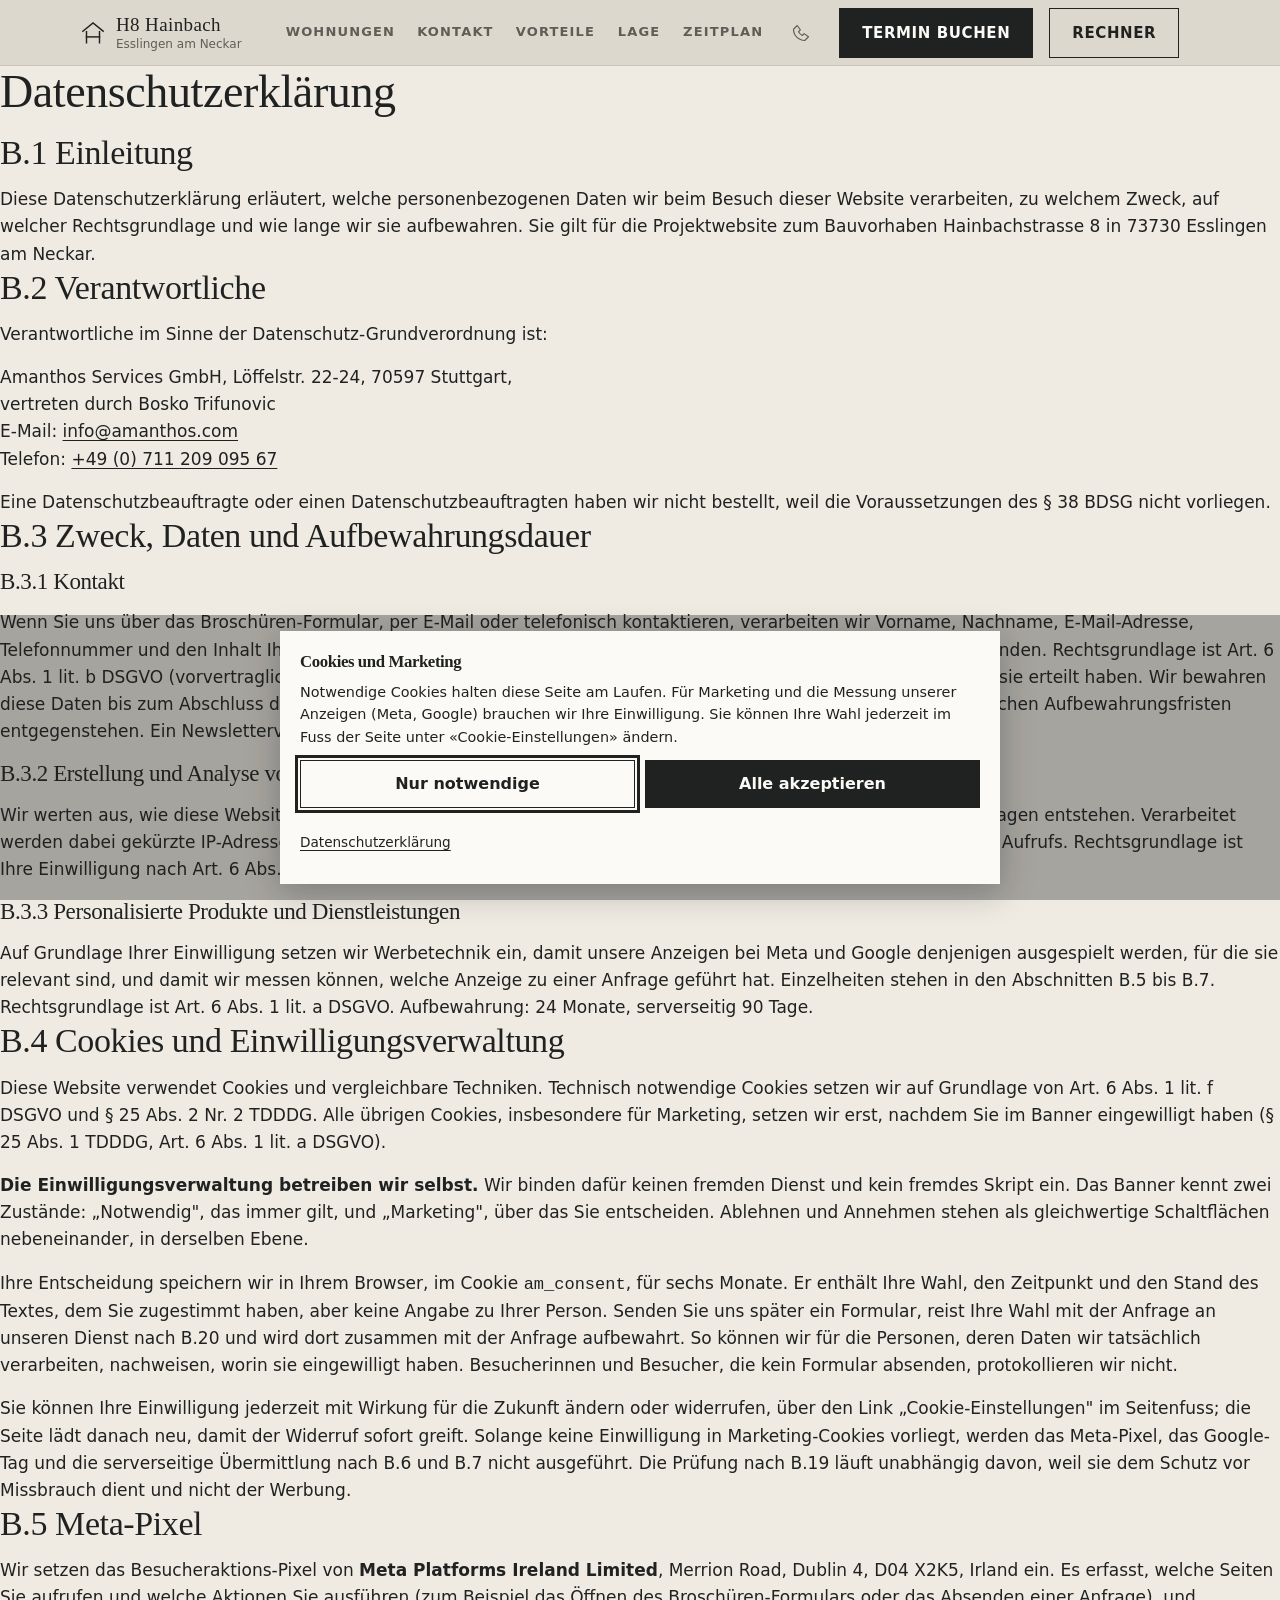
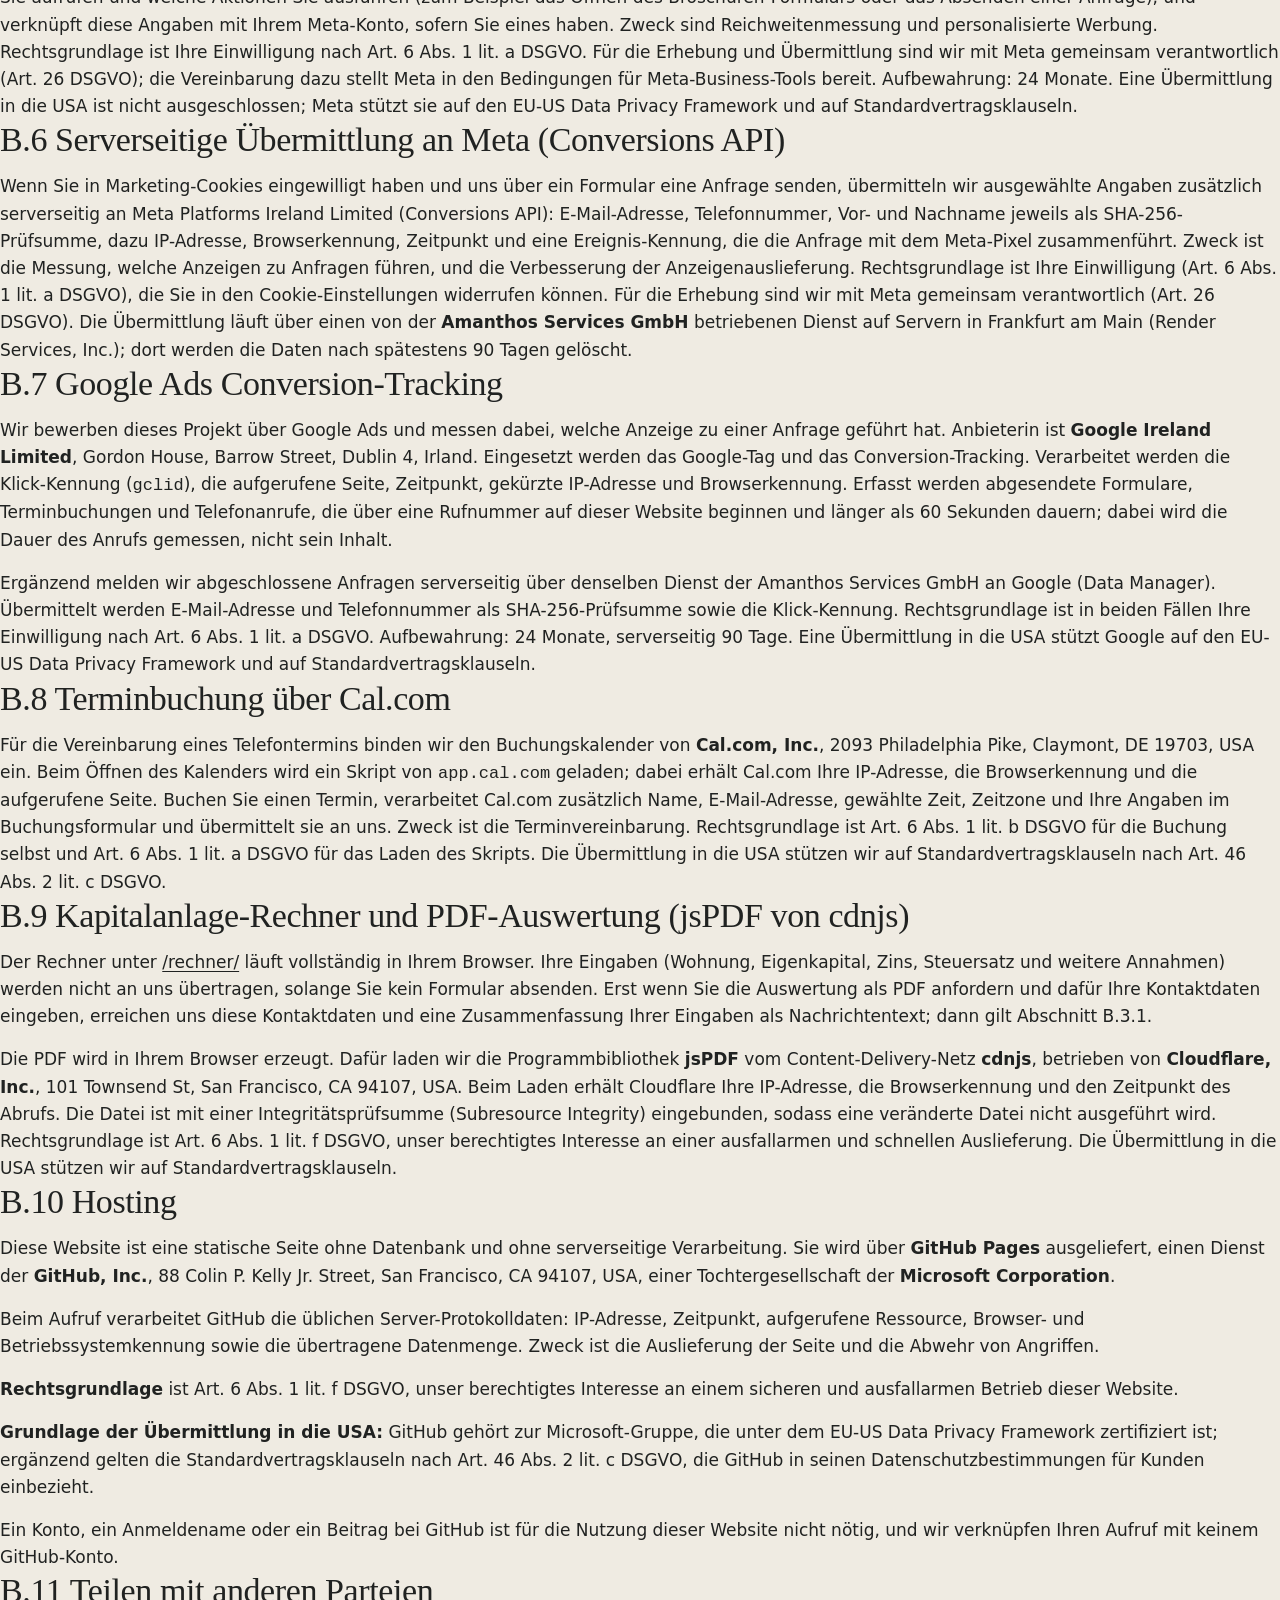
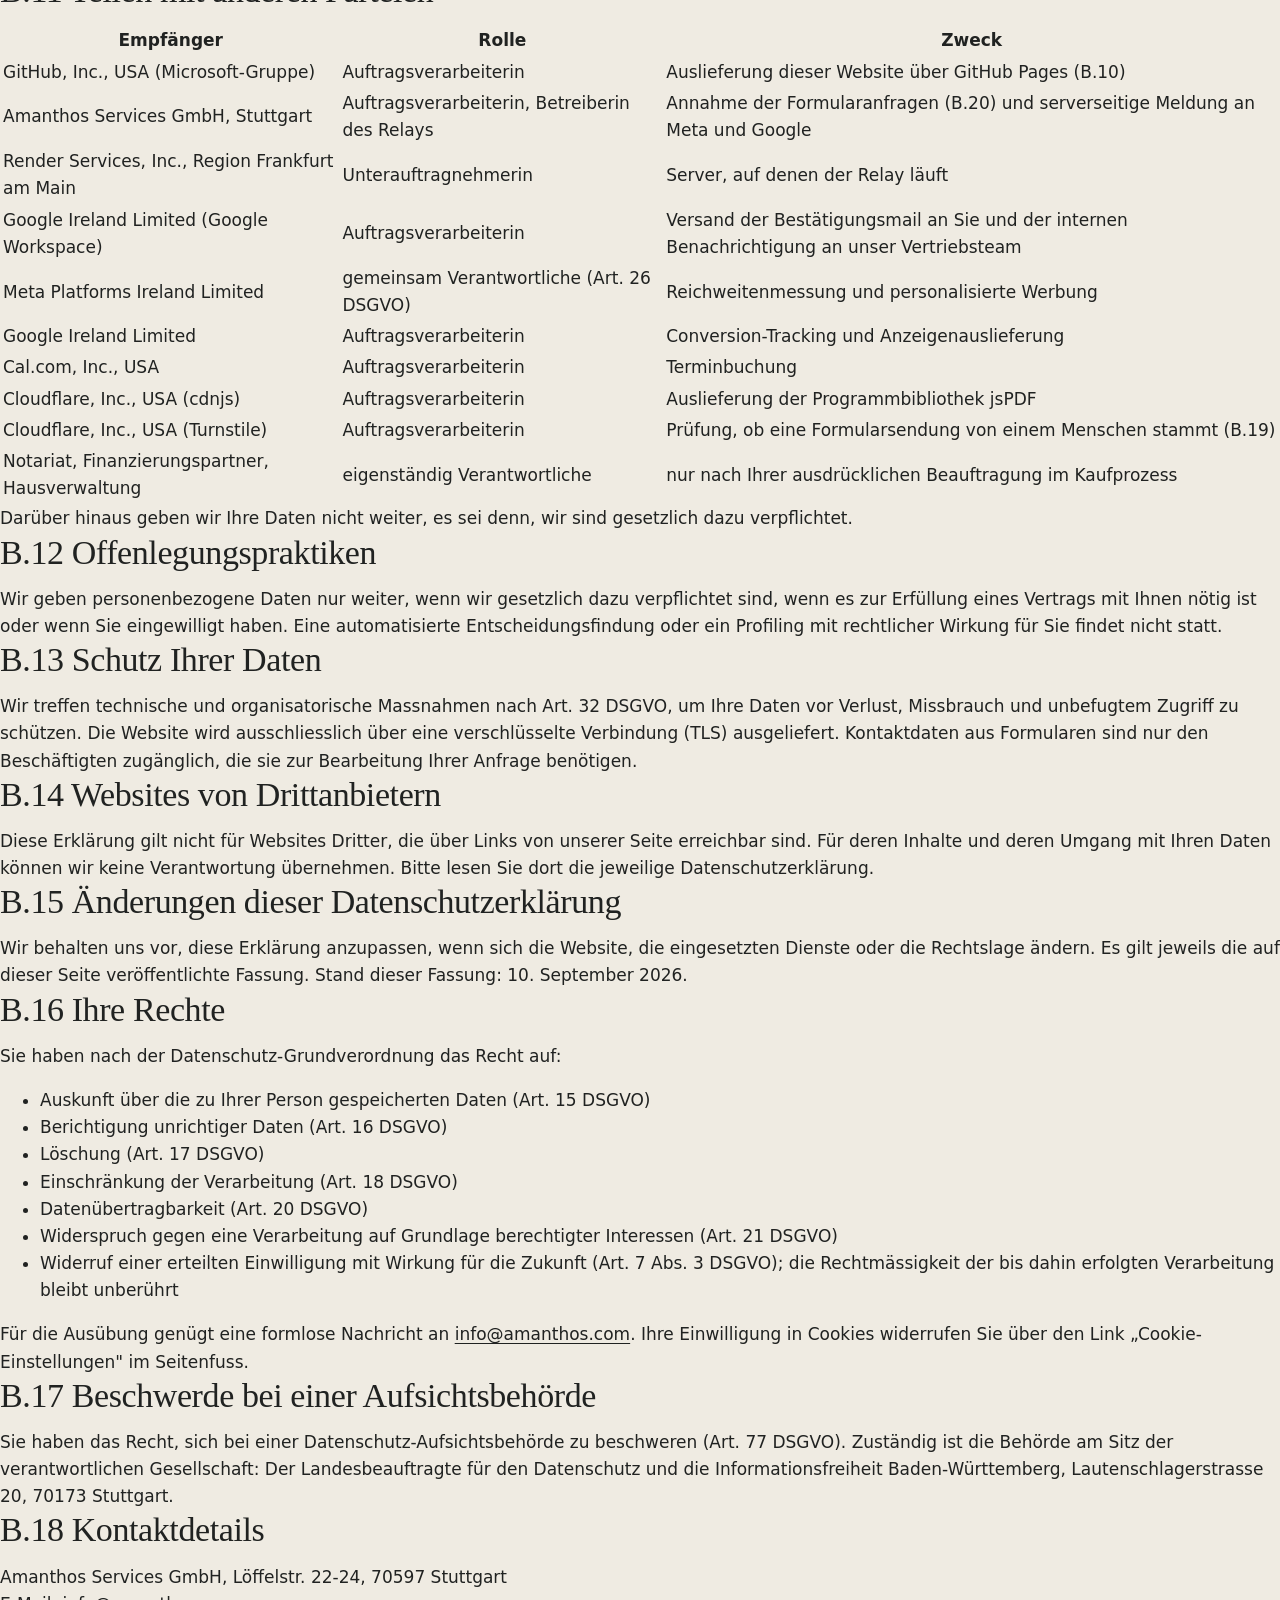
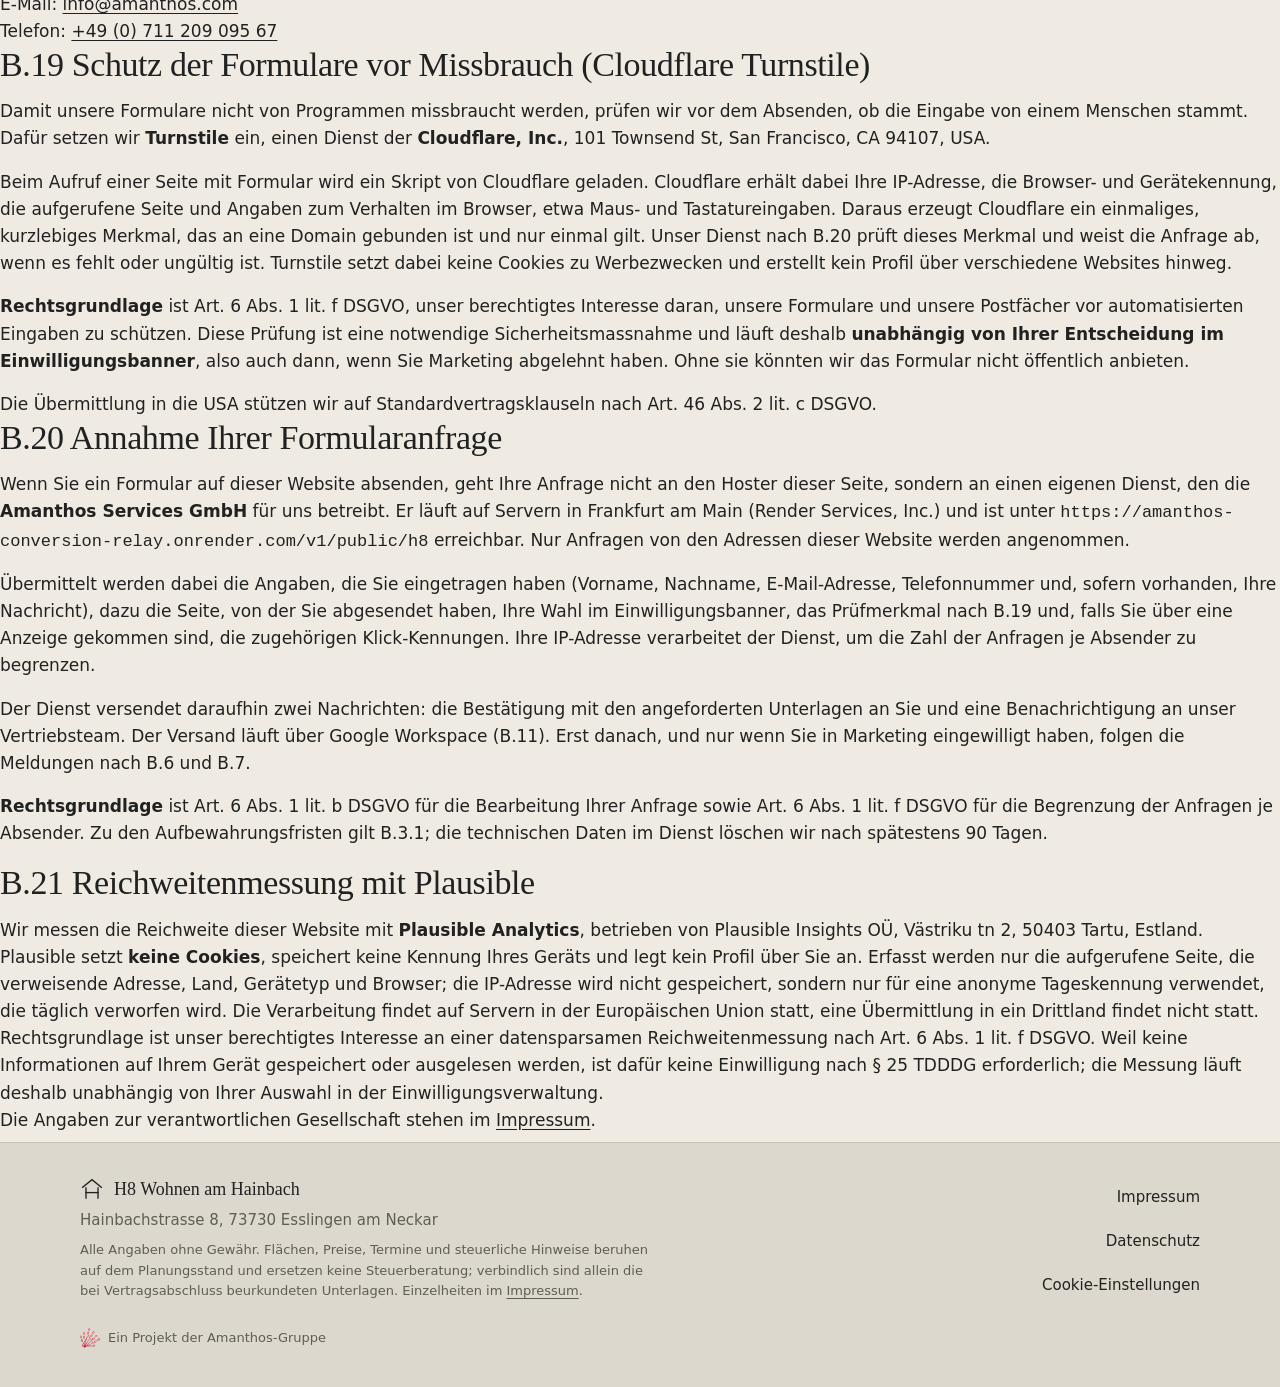
<file: datenschutz/index.html>
<!doctype html>
<html lang="de">
<head>
<meta charset="utf-8">
<meta name="viewport" content="width=device-width, initial-scale=1">
<meta http-equiv="Content-Security-Policy" content="default-src 'self'; base-uri 'self'; object-src 'none'; form-action 'self'; script-src 'self' https://www.googletagmanager.com https://www.googleadservices.com https://googleads.g.doubleclick.net https://www.gstatic.com https://connect.facebook.net https://plausible.io https://challenges.cloudflare.com https://app.cal.com https://cdnjs.cloudflare.com; style-src 'self' 'unsafe-inline'; img-src 'self' data: https://www.facebook.com https://www.googletagmanager.com https://www.google.com https://www.google.de https://www.google.ch https://www.googleadservices.com https://googleads.g.doubleclick.net https://ad.doubleclick.net https://www.google-analytics.com https://*.analytics.google.com; font-src 'self'; connect-src 'self' https://amanthos-conversion-relay.onrender.com https://plausible.io https://www.google-analytics.com https://analytics.google.com https://*.analytics.google.com https://stats.g.doubleclick.net https://www.googletagmanager.com https://www.google.com https://www.google.de https://www.google.ch https://www.googleadservices.com https://googleads.g.doubleclick.net https://ad.doubleclick.net https://connect.facebook.net https://www.facebook.com https://graph.facebook.com https://challenges.cloudflare.com https://app.cal.com; frame-src https://challenges.cloudflare.com https://app.cal.com https://td.doubleclick.net https://googleads.g.doubleclick.net">
<meta name="referrer" content="strict-origin-when-cross-origin">
<title>Datenschutzerklaerung | H8 Wohnen am Hainbach</title>
<meta name="description" content="Wie diese Seite mit Ihren Daten umgeht: Einwilligung, Messung, Formular und Ihre Rechte.">
<link rel="canonical" href="https://hainbach-h8.de/datenschutz/">
<meta name="theme-color" content="#efebe2">
<meta property="og:type" content="website">
<meta property="og:locale" content="de_DE">
<meta property="og:site_name" content="H8 Wohnen am Hainbach">
<meta property="og:title" content="Datenschutzerklaerung | H8 Wohnen am Hainbach">
<meta property="og:description" content="Wie diese Seite mit Ihren Daten umgeht: Einwilligung, Messung, Formular und Ihre Rechte.">
<meta property="og:url" content="https://hainbach-h8.de/datenschutz/">
<meta property="og:image" content="https://hainbach-h8.de/bilder/aussen-01-strassenansicht-2000.webp">
<meta property="og:image:alt" content="Strassenansicht des Neubaus Hainbachstrasse 8 in Esslingen am Neckar">
<meta name="twitter:card" content="summary_large_image">
<link rel="icon" href="/favicon.svg" type="image/svg+xml">
<link rel="apple-touch-icon" href="/favicon.svg">
<link rel="stylesheet" href="/stil.c6e73e46.css">
<link rel="stylesheet" href="/einwilligung.b8759ed8.css">
<link rel="stylesheet" href="/formular.dc992d23.css">
<link rel="stylesheet" href="/wohnungsrechner.1891209b.css">
<link rel="stylesheet" href="/kopf.30e96bee.css">
<link rel="stylesheet" href="/vorteile.3528e7c7.css">
<link rel="stylesheet" href="/lage.1dfba3ab.css">
<link rel="stylesheet" href="/wohnungen.32c2edca.css">
<link rel="stylesheet" href="/ansprechpartner.8d68c454.css">
<link rel="stylesheet" href="/held.d1fd6ca0.css">
<link rel="stylesheet" href="/direktbuchung.3618f122.css">

<script src="/js/am-kontrakt.8ceaafb9.js" defer></script>
<script src="/js/wohnungsrechner.af8e59f4.js" defer></script>
<script src="/js/einwilligung.f3e9ad29.js" defer></script>
<script src="/js/messkette.aa6f1af1.js" defer></script>
<script src="/js/formular.0a93d869.js" defer></script>
<script src="/js/feinschliff.9d4146b0.js" defer></script>
<script src="/js/held.30713790.js" defer></script>
<script src="/js/termin.a87a85f6.js" defer></script>
<script src="/js/bildschau.0e256007.js" defer></script>
<script defer data-domain="hainbach-h8.de" src="https://plausible.io/js/script.js"></script>

</head>
<body>
<svg class="am-zeichen-set" aria-hidden="true" focusable="false" width="0" height="0">
  <defs>
    <g id="am-zeichen-strich" fill="none" stroke="currentColor" stroke-width="1.8"
       stroke-linecap="square" stroke-linejoin="miter"></g>
  </defs>

  <symbol id="am-zeichen-wohnungen" viewBox="0 0 32 32" fill="none" stroke="currentColor"
          stroke-width="1.8" stroke-linecap="square">
    <rect x="5" y="6" width="10" height="9"/><rect x="17" y="6" width="10" height="9"/>
    <rect x="5" y="17" width="10" height="9"/><rect x="17" y="17" width="10" height="9"/>
  </symbol>

  <symbol id="am-zeichen-flaeche" viewBox="0 0 32 32" fill="none" stroke="currentColor"
          stroke-width="1.8" stroke-linecap="square">
    <rect x="6" y="5" width="20" height="15"/>
    <path d="M6 26 H26"/><path d="M6 23.5 V28.5"/><path d="M26 23.5 V28.5"/>
  </symbol>

  <symbol id="am-zeichen-energie" viewBox="0 0 32 32" fill="none" stroke="currentColor"
          stroke-width="1.8" stroke-linecap="square" stroke-linejoin="round">
    <path d="M26 6 C26 18 19 26 7 26 C7 14 14 6 26 6 Z"/>
    <path d="M7 26 L20 13"/>
  </symbol>

  <symbol id="am-zeichen-stellplatz" viewBox="0 0 32 32" fill="none" stroke="currentColor"
          stroke-width="1.8" stroke-linecap="square">
    <path d="M5 18 L8 10 H24 L27 18 V22 H5 Z"/>
    <circle cx="11" cy="22" r="2.6"/><circle cx="21" cy="22" r="2.6"/>
  </symbol>

  <symbol id="am-zeichen-genehmigung" viewBox="0 0 32 32" fill="none" stroke="currentColor"
          stroke-width="1.8" stroke-linecap="square" stroke-linejoin="miter">
    <path d="M8 4 H20 L25 9 V28 H8 Z"/><path d="M20 4 V9 H25"/>
    <path d="M12 18 L15 21 L21 14"/>
  </symbol>

  <symbol id="am-zeichen-termin" viewBox="0 0 32 32" fill="none" stroke="currentColor"
          stroke-width="1.8" stroke-linecap="square" stroke-linejoin="miter">
    <path d="M5 8 H27 V27 H5 Z"/><path d="M5 14 H27"/>
    <path d="M11 4 V9"/><path d="M21 4 V9"/>
    <path d="M12 20 L15 23 L21 17"/>
  </symbol>

  <symbol id="am-zeichen-provision" viewBox="0 0 32 32" fill="none" stroke="currentColor"
          stroke-width="1.8" stroke-linecap="square">
    <circle cx="16" cy="16" r="11.5"/><path d="M22.5 9.5 L9.5 22.5"/>
    <circle cx="12" cy="12" r="2.3"/><circle cx="20" cy="20" r="2.3"/>
  </symbol>

  <symbol id="am-zeichen-telefon" viewBox="0 0 32 32" fill="none" stroke="currentColor"
          stroke-width="1.8" stroke-linecap="square" stroke-linejoin="round">
    <path d="M10 4 L4 10 C4 20 12 28 22 28 L28 22 L21 17 L18 20 C15.5 18.5 13.5 16.5 12 14 L15 11 Z"/>
  </symbol>

  <symbol id="am-zeichen-mail" viewBox="0 0 32 32" fill="none" stroke="currentColor"
          stroke-width="1.8" stroke-linecap="square" stroke-linejoin="miter">
    <rect x="4" y="8" width="24" height="16"/><path d="M4 9 L16 18 L28 9"/>
  </symbol>
</svg>

<a class="h8-sprung" href="#inhalt">Zum Inhalt springen</a>
<header class="h8-kopf" data-amn-leiste>
  <div data-amn-innen>
    <a data-amn-marke href="/"><svg class="h8-marke__zeichen" viewBox="0 0 32 32" fill="none" stroke="currentColor"
     stroke-width="1.8" stroke-linecap="square" aria-hidden="true" focusable="false">
  <path d="M3.5 13.8 L16 3.6 L28.5 13.8"/>
  <path d="M8 14.4 V28"/>
  <path d="M24 14.4 V28"/>
  <path d="M8 20.8 H24"/>
</svg>
<span data-amn-markentext><span
      class="h8-marke__wort">H8 Hainbach</span><span data-amn-ort>Esslingen am Neckar</span></span></a>
    <div data-amn-zeile>
      <a data-amn-anruf href="tel:+4971120909575"
         aria-label="ANRUFEN +49 (0) 711 209 095 75">
        <svg data-amn-zeichen aria-hidden="true" focusable="false"><use href="#am-zeichen-telefon"></use></svg>
      </a>
      <nav data-amn-nav aria-label="Hauptnavigation">
        <ul data-amn-liste>
          <li><a class="h8-kopf__ziel" data-amn-ziel href="/#wohnungen">Wohnungen</a></li>
          <li><a class="h8-kopf__ziel" data-amn-ziel href="/#kontakt">Kontakt</a></li>
          <li><a class="h8-kopf__ziel" data-amn-ziel href="/#vorteile">Vorteile</a></li>
          <li><a class="h8-kopf__ziel" data-amn-ziel href="/#lage">Lage</a></li>
          <li><a class="h8-kopf__ziel" data-amn-ziel href="/#zeitplan">Zeitplan</a></li>
          
        </ul>
      </nav>
    </div>
    <a class="h8-knopf h8-knopf--primaer" data-amn-termin href="https://cal.com/team/amanthos/hainbach-h8" target="_blank" rel="noopener" data-cal-link="team/amanthos/hainbach-h8" data-cal-config='{"layout":"month_view","useSlotsViewOnSmallScreen":"true"}'>TERMIN BUCHEN</a>
    <a class="h8-knopf" data-amn-knopf href="/rechner/">RECHNER</a>
  </div>
</header>

<main id="inhalt" class="h8-inhalt">
<article class="rechtstext" id="datenschutz">

  <h1>Datenschutzerklärung</h1>

  <section class="rechtstext__block">
    <h2>B.1 Einleitung</h2>
    <p>Diese Datenschutzerklärung erläutert, welche personenbezogenen Daten wir beim Besuch
      dieser Website verarbeiten, zu welchem Zweck, auf welcher Rechtsgrundlage und wie lange
      wir sie aufbewahren. Sie gilt für die Projektwebsite zum Bauvorhaben Hainbachstrasse 8
      in 73730 Esslingen am Neckar.</p>
  </section>

  <section class="rechtstext__block">
    <h2>B.2 Verantwortliche</h2>
    <p>Verantwortliche im Sinne der Datenschutz-Grundverordnung ist:</p>
    <p class="rechtstext__anschrift">
      Amanthos Services GmbH, Löffelstr. 22-24, 70597 Stuttgart,<br>
      vertreten durch Bosko Trifunovic<br>
      E-Mail: <a href="mailto:info@amanthos.com">info@amanthos.com</a><br>
      Telefon: <a href="tel:+4971120909567">+49 (0) 711 209 095 67</a>
    </p>
    <p>Eine Datenschutzbeauftragte oder einen Datenschutzbeauftragten haben wir nicht bestellt,
      weil die Voraussetzungen des § 38 BDSG nicht vorliegen.</p>
  </section>

  <section class="rechtstext__block">
    <h2>B.3 Zweck, Daten und Aufbewahrungsdauer</h2>

    <h3>B.3.1 Kontakt</h3>
    <p>Wenn Sie uns über das Broschüren-Formular, per E-Mail oder telefonisch kontaktieren,
      verarbeiten wir Vorname, Nachname, E-Mail-Adresse, Telefonnummer und den Inhalt Ihrer
      Anfrage, um sie zu beantworten und Ihnen die angeforderten Unterlagen zuzusenden.
      Rechtsgrundlage ist Art. 6 Abs. 1 lit. b DSGVO (vorvertragliche Massnahmen) sowie Ihre
      Einwilligung nach Art. 6 Abs. 1 lit. a DSGVO, soweit Sie sie erteilt haben. Wir bewahren
      diese Daten bis zum Abschluss des Vorgangs auf, längstens 24 Monate, danach löschen wir
      sie, soweit keine gesetzlichen Aufbewahrungsfristen entgegenstehen. Ein
      Newsletterversand findet nicht statt.</p>

    <h3>B.3.2 Erstellung und Analyse von Statistiken</h3>
    <p>Wir werten aus, wie diese Website genutzt wird, um sie zu verbessern und um zu
      erkennen, über welchen Kanal Anfragen entstehen. Verarbeitet werden dabei gekürzte
      IP-Adresse, Browser- und Gerätekennung, aufgerufene Seiten, Verweildauer und Herkunft
      des Aufrufs. Rechtsgrundlage ist Ihre Einwilligung nach Art. 6 Abs. 1 lit. a DSGVO.
      Aufbewahrung: 24 Monate.</p>

    <h3>B.3.3 Personalisierte Produkte und Dienstleistungen</h3>
    <p>Auf Grundlage Ihrer Einwilligung setzen wir Werbetechnik ein, damit unsere Anzeigen bei
      Meta und Google denjenigen ausgespielt werden, für die sie relevant sind, und damit wir
      messen können, welche Anzeige zu einer Anfrage geführt hat. Einzelheiten stehen in den
      Abschnitten B.5 bis B.7. Rechtsgrundlage ist Art. 6 Abs. 1 lit. a DSGVO. Aufbewahrung:
      24 Monate, serverseitig 90 Tage.</p>
  </section>

  <section class="rechtstext__block">
    <h2>B.4 Cookies und Einwilligungsverwaltung</h2>
    <p>Diese Website verwendet Cookies und vergleichbare Techniken. Technisch notwendige
      Cookies setzen wir auf Grundlage von Art. 6 Abs. 1 lit. f DSGVO und § 25 Abs. 2 Nr. 2
      TDDDG. Alle übrigen Cookies, insbesondere für Marketing, setzen wir erst, nachdem Sie im
      Banner eingewilligt haben (§ 25 Abs. 1 TDDDG, Art. 6 Abs. 1 lit. a DSGVO).</p>
    <p><strong>Die Einwilligungsverwaltung betreiben wir selbst.</strong> Wir binden dafür
      keinen fremden Dienst und kein fremdes Skript ein. Das Banner kennt zwei Zustände:
      „Notwendig", das immer gilt, und „Marketing", über das Sie entscheiden. Ablehnen und
      Annehmen stehen als gleichwertige Schaltflächen nebeneinander, in derselben Ebene.</p>
    <p>Ihre Entscheidung speichern wir in Ihrem Browser, im Cookie <code>am_consent</code>,
      für sechs Monate. Er enthält Ihre Wahl, den Zeitpunkt und den Stand des Textes, dem Sie
      zugestimmt haben, aber keine Angabe zu Ihrer Person. Senden Sie uns später ein Formular,
      reist Ihre Wahl mit der Anfrage an unseren Dienst nach B.20 und wird dort zusammen mit
      der Anfrage aufbewahrt. So können wir für die Personen, deren Daten wir tatsächlich
      verarbeiten, nachweisen, worin sie eingewilligt haben. Besucherinnen und Besucher, die
      kein Formular absenden, protokollieren wir nicht.</p>
    <p>Sie können Ihre Einwilligung jederzeit mit Wirkung für die Zukunft ändern oder
      widerrufen, über den Link „Cookie-Einstellungen" im Seitenfuss; die Seite lädt danach
      neu, damit der Widerruf sofort greift. Solange keine Einwilligung in Marketing-Cookies
      vorliegt, werden das Meta-Pixel, das Google-Tag und die serverseitige Übermittlung nach
      B.6 und B.7 nicht ausgeführt. Die Prüfung nach B.19 läuft unabhängig davon, weil sie dem
      Schutz vor Missbrauch dient und nicht der Werbung.</p>
  </section>

  <section class="rechtstext__block">
    <h2>B.5 Meta-Pixel</h2>
    <p>Wir setzen das Besucheraktions-Pixel von <strong>Meta Platforms Ireland Limited</strong>,
      Merrion Road, Dublin 4, D04 X2K5, Irland ein. Es erfasst, welche Seiten Sie aufrufen und
      welche Aktionen Sie ausführen (zum Beispiel das Öffnen des Broschüren-Formulars oder das
      Absenden einer Anfrage), und verknüpft diese Angaben mit Ihrem Meta-Konto, sofern Sie
      eines haben. Zweck sind Reichweitenmessung und personalisierte Werbung. Rechtsgrundlage
      ist Ihre Einwilligung nach Art. 6 Abs. 1 lit. a DSGVO. Für die Erhebung und Übermittlung
      sind wir mit Meta gemeinsam verantwortlich (Art. 26 DSGVO); die Vereinbarung dazu stellt
      Meta in den Bedingungen für Meta-Business-Tools bereit. Aufbewahrung: 24 Monate. Eine
      Übermittlung in die USA ist nicht ausgeschlossen; Meta stützt sie auf den EU-US Data
      Privacy Framework und auf Standardvertragsklauseln.</p>
  </section>

  <section class="rechtstext__block">
    <h2>B.6 Serverseitige Übermittlung an Meta (Conversions API)</h2>
    <p>Wenn Sie in Marketing-Cookies eingewilligt haben und uns über ein Formular eine Anfrage
      senden, übermitteln wir ausgewählte Angaben zusätzlich serverseitig an Meta Platforms
      Ireland Limited (Conversions API): E-Mail-Adresse, Telefonnummer, Vor- und Nachname
      jeweils als SHA-256-Prüfsumme, dazu IP-Adresse, Browserkennung, Zeitpunkt und eine
      Ereignis-Kennung, die die Anfrage mit dem Meta-Pixel zusammenführt. Zweck ist die
      Messung, welche Anzeigen zu Anfragen führen, und die Verbesserung der
      Anzeigenauslieferung. Rechtsgrundlage ist Ihre Einwilligung (Art. 6 Abs. 1 lit. a
      DSGVO), die Sie in den Cookie-Einstellungen widerrufen können. Für die Erhebung sind wir
      mit Meta gemeinsam verantwortlich (Art. 26 DSGVO). Die Übermittlung läuft über einen von
      der <strong>Amanthos Services GmbH</strong> betriebenen Dienst auf Servern in Frankfurt
      am Main (Render Services, Inc.); dort werden die Daten nach spätestens 90 Tagen
      gelöscht.</p>
  </section>

  <section class="rechtstext__block">
    <h2>B.7 Google Ads Conversion-Tracking</h2>
    <p>Wir bewerben dieses Projekt über Google Ads und messen dabei, welche Anzeige zu einer
      Anfrage geführt hat. Anbieterin ist <strong>Google Ireland Limited</strong>, Gordon
      House, Barrow Street, Dublin 4, Irland. Eingesetzt werden das Google-Tag und das
      Conversion-Tracking. Verarbeitet werden die Klick-Kennung (<code>gclid</code>), die
      aufgerufene Seite, Zeitpunkt, gekürzte IP-Adresse und Browserkennung. Erfasst werden
      abgesendete Formulare, Terminbuchungen und Telefonanrufe, die über eine Rufnummer auf
      dieser Website beginnen und länger als 60 Sekunden dauern; dabei wird die Dauer des
      Anrufs gemessen, nicht sein Inhalt.</p>
    <p>Ergänzend melden wir abgeschlossene Anfragen serverseitig über denselben Dienst der
      Amanthos Services GmbH an Google (Data Manager). Übermittelt werden E-Mail-Adresse und
      Telefonnummer als SHA-256-Prüfsumme sowie die Klick-Kennung. Rechtsgrundlage ist in
      beiden Fällen Ihre Einwilligung nach Art. 6 Abs. 1 lit. a DSGVO. Aufbewahrung:
      24 Monate, serverseitig 90 Tage. Eine Übermittlung in die USA stützt Google auf den
      EU-US Data Privacy Framework und auf Standardvertragsklauseln.</p>
  </section>

  <section class="rechtstext__block">
    <h2>B.8 Terminbuchung über Cal.com</h2>
    <p>Für die Vereinbarung eines Telefontermins binden wir den Buchungskalender von
      <strong>Cal.com, Inc.</strong>, 2093 Philadelphia Pike, Claymont, DE 19703, USA ein.
      Beim Öffnen des Kalenders wird ein Skript von <code>app.cal.com</code> geladen; dabei
      erhält Cal.com Ihre IP-Adresse, die Browserkennung und die aufgerufene Seite. Buchen Sie
      einen Termin, verarbeitet Cal.com zusätzlich Name, E-Mail-Adresse, gewählte Zeit,
      Zeitzone und Ihre Angaben im Buchungsformular und übermittelt sie an uns. Zweck ist die
      Terminvereinbarung. Rechtsgrundlage ist Art. 6 Abs. 1 lit. b DSGVO für die Buchung
      selbst und Art. 6 Abs. 1 lit. a DSGVO für das Laden des Skripts. Die Übermittlung in die
      USA stützen wir auf Standardvertragsklauseln nach Art. 46 Abs. 2 lit. c DSGVO.</p>
  </section>

  <section class="rechtstext__block">
    <h2>B.9 Kapitalanlage-Rechner und PDF-Auswertung (jsPDF von cdnjs)</h2>
    <p>Der Rechner unter <a href="/rechner/">/rechner/</a> läuft vollständig in Ihrem Browser.
      Ihre Eingaben (Wohnung, Eigenkapital, Zins, Steuersatz und weitere Annahmen) werden
      nicht an uns übertragen, solange Sie kein Formular absenden. Erst wenn Sie die
      Auswertung als PDF anfordern und dafür Ihre Kontaktdaten eingeben, erreichen uns diese
      Kontaktdaten und eine Zusammenfassung Ihrer Eingaben als Nachrichtentext; dann gilt
      Abschnitt B.3.1.</p>
    <p>Die PDF wird in Ihrem Browser erzeugt. Dafür laden wir die Programmbibliothek
      <strong>jsPDF</strong> vom Content-Delivery-Netz <strong>cdnjs</strong>, betrieben von
      <strong>Cloudflare, Inc.</strong>, 101 Townsend St, San Francisco, CA 94107, USA. Beim
      Laden erhält Cloudflare Ihre IP-Adresse, die Browserkennung und den Zeitpunkt des
      Abrufs. Die Datei ist mit einer Integritätsprüfsumme (Subresource Integrity) eingebunden,
      sodass eine veränderte Datei nicht ausgeführt wird. Rechtsgrundlage ist Art. 6 Abs. 1
      lit. f DSGVO, unser berechtigtes Interesse an einer ausfallarmen und schnellen
      Auslieferung. Die Übermittlung in die USA stützen wir auf Standardvertragsklauseln.</p>
  </section>

  <section class="rechtstext__block">
    <h2>B.10 Hosting</h2>
    <p>Diese Website ist eine statische Seite ohne Datenbank und ohne serverseitige
      Verarbeitung. Sie wird über <strong>GitHub Pages</strong> ausgeliefert, einen Dienst der
      <strong>GitHub, Inc.</strong>, 88 Colin P. Kelly Jr. Street, San Francisco, CA 94107,
      USA, einer Tochtergesellschaft der <strong>Microsoft Corporation</strong>.</p>
    <p>Beim Aufruf verarbeitet GitHub die üblichen Server-Protokolldaten: IP-Adresse,
      Zeitpunkt, aufgerufene Ressource, Browser- und Betriebssystemkennung sowie die
      übertragene Datenmenge. Zweck ist die Auslieferung der Seite und die Abwehr von
      Angriffen.</p>
    <p><strong>Rechtsgrundlage</strong> ist Art. 6 Abs. 1 lit. f DSGVO, unser berechtigtes
      Interesse an einem sicheren und ausfallarmen Betrieb dieser Website.</p>
    <p><strong>Grundlage der Übermittlung in die USA:</strong> GitHub gehört zur
      Microsoft-Gruppe, die unter dem EU-US Data Privacy Framework zertifiziert ist; ergänzend
      gelten die Standardvertragsklauseln nach Art. 46 Abs. 2 lit. c DSGVO, die GitHub in
      seinen Datenschutzbestimmungen für Kunden einbezieht.</p>
    <p>Ein Konto, ein Anmeldename oder ein Beitrag bei GitHub ist für die Nutzung dieser
      Website nicht nötig, und wir verknüpfen Ihren Aufruf mit keinem GitHub-Konto.</p>
  </section>

  <section class="rechtstext__block">
    <h2>B.11 Teilen mit anderen Parteien</h2>
    <div class="rechtstext__tabelle">
      <table>
        <thead>
          <tr><th scope="col">Empfänger</th><th scope="col">Rolle</th><th scope="col">Zweck</th></tr>
        </thead>
        <tbody>
          <tr><td>GitHub, Inc., USA (Microsoft-Gruppe)</td><td>Auftragsverarbeiterin</td><td>Auslieferung dieser Website über GitHub Pages (B.10)</td></tr>
          <tr><td>Amanthos Services GmbH, Stuttgart</td><td>Auftragsverarbeiterin, Betreiberin des Relays</td><td>Annahme der Formularanfragen (B.20) und serverseitige Meldung an Meta und Google</td></tr>
          <tr><td>Render Services, Inc., Region Frankfurt am Main</td><td>Unterauftragnehmerin</td><td>Server, auf denen der Relay läuft</td></tr>
          <tr><td>Google Ireland Limited (Google Workspace)</td><td>Auftragsverarbeiterin</td><td>Versand der Bestätigungsmail an Sie und der internen Benachrichtigung an unser Vertriebsteam</td></tr>
          <tr><td>Meta Platforms Ireland Limited</td><td>gemeinsam Verantwortliche (Art. 26 DSGVO)</td><td>Reichweitenmessung und personalisierte Werbung</td></tr>
          <tr><td>Google Ireland Limited</td><td>Auftragsverarbeiterin</td><td>Conversion-Tracking und Anzeigenauslieferung</td></tr>
          <tr><td>Cal.com, Inc., USA</td><td>Auftragsverarbeiterin</td><td>Terminbuchung</td></tr>
          <tr><td>Cloudflare, Inc., USA (cdnjs)</td><td>Auftragsverarbeiterin</td><td>Auslieferung der Programmbibliothek jsPDF</td></tr>
          <tr><td>Cloudflare, Inc., USA (Turnstile)</td><td>Auftragsverarbeiterin</td><td>Prüfung, ob eine Formularsendung von einem Menschen stammt (B.19)</td></tr>
          <tr><td>Notariat, Finanzierungspartner, Hausverwaltung</td><td>eigenständig Verantwortliche</td><td>nur nach Ihrer ausdrücklichen Beauftragung im Kaufprozess</td></tr>
        </tbody>
      </table>
    </div>
    <p>Darüber hinaus geben wir Ihre Daten nicht weiter, es sei denn, wir sind gesetzlich dazu
      verpflichtet.</p>
  </section>

  <section class="rechtstext__block">
    <h2>B.12 Offenlegungspraktiken</h2>
    <p>Wir geben personenbezogene Daten nur weiter, wenn wir gesetzlich dazu verpflichtet sind,
      wenn es zur Erfüllung eines Vertrags mit Ihnen nötig ist oder wenn Sie eingewilligt
      haben. Eine automatisierte Entscheidungsfindung oder ein Profiling mit rechtlicher
      Wirkung für Sie findet nicht statt.</p>
  </section>

  <section class="rechtstext__block">
    <h2>B.13 Schutz Ihrer Daten</h2>
    <p>Wir treffen technische und organisatorische Massnahmen nach Art. 32 DSGVO, um Ihre
      Daten vor Verlust, Missbrauch und unbefugtem Zugriff zu schützen. Die Website wird
      ausschliesslich über eine verschlüsselte Verbindung (TLS) ausgeliefert. Kontaktdaten aus
      Formularen sind nur den Beschäftigten zugänglich, die sie zur Bearbeitung Ihrer Anfrage
      benötigen.</p>
  </section>

  <section class="rechtstext__block">
    <h2>B.14 Websites von Drittanbietern</h2>
    <p>Diese Erklärung gilt nicht für Websites Dritter, die über Links von unserer Seite
      erreichbar sind. Für deren Inhalte und deren Umgang mit Ihren Daten können wir keine
      Verantwortung übernehmen. Bitte lesen Sie dort die jeweilige Datenschutzerklärung.</p>
  </section>

  <section class="rechtstext__block">
    <h2>B.15 Änderungen dieser Datenschutzerklärung</h2>
    <p>Wir behalten uns vor, diese Erklärung anzupassen, wenn sich die Website, die
      eingesetzten Dienste oder die Rechtslage ändern. Es gilt jeweils die auf dieser Seite
      veröffentlichte Fassung. Stand dieser Fassung: 10. September 2026.</p>
  </section>

  <section class="rechtstext__block">
    <h2>B.16 Ihre Rechte</h2>
    <p>Sie haben nach der Datenschutz-Grundverordnung das Recht auf:</p>
    <ul>
      <li>Auskunft über die zu Ihrer Person gespeicherten Daten (Art. 15 DSGVO)</li>
      <li>Berichtigung unrichtiger Daten (Art. 16 DSGVO)</li>
      <li>Löschung (Art. 17 DSGVO)</li>
      <li>Einschränkung der Verarbeitung (Art. 18 DSGVO)</li>
      <li>Datenübertragbarkeit (Art. 20 DSGVO)</li>
      <li>Widerspruch gegen eine Verarbeitung auf Grundlage berechtigter Interessen
        (Art. 21 DSGVO)</li>
      <li>Widerruf einer erteilten Einwilligung mit Wirkung für die Zukunft (Art. 7 Abs. 3
        DSGVO); die Rechtmässigkeit der bis dahin erfolgten Verarbeitung bleibt unberührt</li>
    </ul>
    <p>Für die Ausübung genügt eine formlose Nachricht an
      <a href="mailto:info@amanthos.com">info@amanthos.com</a>. Ihre Einwilligung in Cookies
      widerrufen Sie über den Link „Cookie-Einstellungen" im Seitenfuss.</p>
  </section>

  <section class="rechtstext__block">
    <h2>B.17 Beschwerde bei einer Aufsichtsbehörde</h2>
    <p>Sie haben das Recht, sich bei einer Datenschutz-Aufsichtsbehörde zu beschweren
      (Art. 77 DSGVO). Zuständig ist die Behörde am Sitz der verantwortlichen Gesellschaft:
      Der Landesbeauftragte für den Datenschutz und die Informationsfreiheit
      Baden-Württemberg, Lautenschlagerstrasse 20, 70173 Stuttgart.</p>
  </section>

  <section class="rechtstext__block">
    <h2>B.18 Kontaktdetails</h2>
    <p class="rechtstext__anschrift">
      Amanthos Services GmbH, Löffelstr. 22-24, 70597 Stuttgart<br>
      E-Mail: <a href="mailto:info@amanthos.com">info@amanthos.com</a><br>
      Telefon: <a href="tel:+4971120909567">+49 (0) 711 209 095 67</a>
    </p>
  </section>

  <section class="rechtstext__block">
    <h2>B.19 Schutz der Formulare vor Missbrauch (Cloudflare Turnstile)</h2>
    <p>Damit unsere Formulare nicht von Programmen missbraucht werden, prüfen wir vor dem
      Absenden, ob die Eingabe von einem Menschen stammt. Dafür setzen wir
      <strong>Turnstile</strong> ein, einen Dienst der <strong>Cloudflare, Inc.</strong>,
      101 Townsend St, San Francisco, CA 94107, USA.</p>
    <p>Beim Aufruf einer Seite mit Formular wird ein Skript von Cloudflare geladen. Cloudflare
      erhält dabei Ihre IP-Adresse, die Browser- und Gerätekennung, die aufgerufene Seite und
      Angaben zum Verhalten im Browser, etwa Maus- und Tastatureingaben. Daraus erzeugt
      Cloudflare ein einmaliges, kurzlebiges Merkmal, das an eine Domain gebunden ist und nur
      einmal gilt. Unser Dienst nach B.20 prüft dieses Merkmal und weist die Anfrage ab, wenn
      es fehlt oder ungültig ist. Turnstile setzt dabei keine Cookies zu Werbezwecken und
      erstellt kein Profil über verschiedene Websites hinweg.</p>
    <p><strong>Rechtsgrundlage</strong> ist Art. 6 Abs. 1 lit. f DSGVO, unser berechtigtes
      Interesse daran, unsere Formulare und unsere Postfächer vor automatisierten Eingaben zu
      schützen. Diese Prüfung ist eine notwendige Sicherheitsmassnahme und läuft deshalb
      <strong>unabhängig von Ihrer Entscheidung im Einwilligungsbanner</strong>, also auch
      dann, wenn Sie Marketing abgelehnt haben. Ohne sie könnten wir das Formular nicht
      öffentlich anbieten.</p>
    <p>Die Übermittlung in die USA stützen wir auf Standardvertragsklauseln nach Art. 46
      Abs. 2 lit. c DSGVO.</p>
  </section>

  <section class="rechtstext__block">
    <h2>B.20 Annahme Ihrer Formularanfrage</h2>
    <p>Wenn Sie ein Formular auf dieser Website absenden, geht Ihre Anfrage nicht an den
      Hoster dieser Seite, sondern an einen eigenen Dienst, den die <strong>Amanthos Services
      GmbH</strong> für uns betreibt. Er läuft auf Servern in Frankfurt am Main (Render
      Services, Inc.) und ist unter
      <code>https://amanthos-conversion-relay.onrender.com/v1/public/h8</code> erreichbar. Nur
      Anfragen von den Adressen dieser Website werden angenommen.</p>
    <p>Übermittelt werden dabei die Angaben, die Sie eingetragen haben (Vorname, Nachname,
      E-Mail-Adresse, Telefonnummer und, sofern vorhanden, Ihre Nachricht), dazu die Seite,
      von der Sie abgesendet haben, Ihre Wahl im Einwilligungsbanner, das Prüfmerkmal nach
      B.19 und, falls Sie über eine Anzeige gekommen sind, die zugehörigen Klick-Kennungen.
      Ihre IP-Adresse verarbeitet der Dienst, um die Zahl der Anfragen je Absender zu
      begrenzen.</p>
    <p>Der Dienst versendet daraufhin zwei Nachrichten: die Bestätigung mit den angeforderten
      Unterlagen an Sie und eine Benachrichtigung an unser Vertriebsteam. Der Versand läuft
      über Google Workspace (B.11). Erst danach, und nur wenn Sie in Marketing eingewilligt
      haben, folgen die Meldungen nach B.6 und B.7.</p>
    <p><strong>Rechtsgrundlage</strong> ist Art. 6 Abs. 1 lit. b DSGVO für die Bearbeitung
      Ihrer Anfrage sowie Art. 6 Abs. 1 lit. f DSGVO für die Begrenzung der Anfragen je
      Absender. Zu den Aufbewahrungsfristen gilt B.3.1; die technischen Daten im Dienst
      löschen wir nach spätestens 90 Tagen.</p>

    <h2>B.21 Reichweitenmessung mit Plausible</h2>
    <p>Wir messen die Reichweite dieser Website mit <strong>Plausible Analytics</strong>, betrieben
      von Plausible Insights OÜ, Västriku tn 2, 50403 Tartu, Estland. Plausible setzt
      <strong>keine Cookies</strong>, speichert keine Kennung Ihres Geräts und legt kein Profil über
      Sie an. Erfasst werden nur die aufgerufene Seite, die verweisende Adresse, Land, Gerätetyp und
      Browser; die IP-Adresse wird nicht gespeichert, sondern nur für eine anonyme Tageskennung
      verwendet, die täglich verworfen wird. Die Verarbeitung findet auf Servern in der
      Europäischen Union statt, eine Übermittlung in ein Drittland findet nicht statt.
      Rechtsgrundlage ist unser berechtigtes Interesse an einer datensparsamen Reichweitenmessung
      nach Art. 6 Abs. 1 lit. f DSGVO. Weil keine Informationen auf Ihrem Gerät gespeichert oder
      ausgelesen werden, ist dafür keine Einwilligung nach § 25 TDDDG erforderlich; die Messung
      läuft deshalb unabhängig von Ihrer Auswahl in der Einwilligungsverwaltung.</p>
  </section>

  <p class="rechtstext__weiter">
    Die Angaben zur verantwortlichen Gesellschaft stehen im
    <a href="/impressum/">Impressum</a>.
  </p>

</article>

</main>
<footer class="h8-fuss">
  <div class="h8-fuss__innen">
    <div class="h8-fuss__block">
    <p class="h8-fuss__marke"><svg class="h8-marke__zeichen" viewBox="0 0 32 32" fill="none" stroke="currentColor"
     stroke-width="1.8" stroke-linecap="square" aria-hidden="true" focusable="false">
  <path d="M3.5 13.8 L16 3.6 L28.5 13.8"/>
  <path d="M8 14.4 V28"/>
  <path d="M24 14.4 V28"/>
  <path d="M8 20.8 H24"/>
</svg>
<span class="h8-marke__wort">H8 Wohnen am Hainbach</span></p>
    <p class="h8-fuss__anschrift">Hainbachstrasse 8, 73730 Esslingen am Neckar</p>
    <p class="h8-fuss__gewaehr">Alle Angaben ohne Gewähr. Flächen, Preise, Termine und steuerliche
      Hinweise beruhen auf dem Planungsstand und ersetzen keine Steuerberatung; verbindlich sind
      allein die bei Vertragsabschluss beurkundeten Unterlagen. Einzelheiten im
      <a href="/impressum/">Impressum</a>.</p>
    <p class="h8-fuss__haus"><a class="h8-fuss__hausziel" href="https://www.amanthos.com/" rel="noopener"><img class="h8-fuss__hauszeichen" src="/amanthos-logo.svg" alt="" width="20" height="20" loading="lazy" decoding="async"><span>Ein Projekt der Amanthos-Gruppe</span></a></p>
    </div>
    <nav class="h8-fuss__nav" aria-label="Rechtliches">
      <ul class="h8-fuss__liste">
        <li><a class="h8-fuss__ziel" href="/impressum/">Impressum</a></li>
        <li><a class="h8-fuss__ziel" href="/datenschutz/">Datenschutz</a></li>
        <li><button class="h8-fuss__ziel h8-fuss__knopf" type="button" data-am-einwilligung-oeffnen>Cookie-Einstellungen</button></li>
      </ul>
    </nav>
  </div>
</footer>

</body>
</html>
</file>
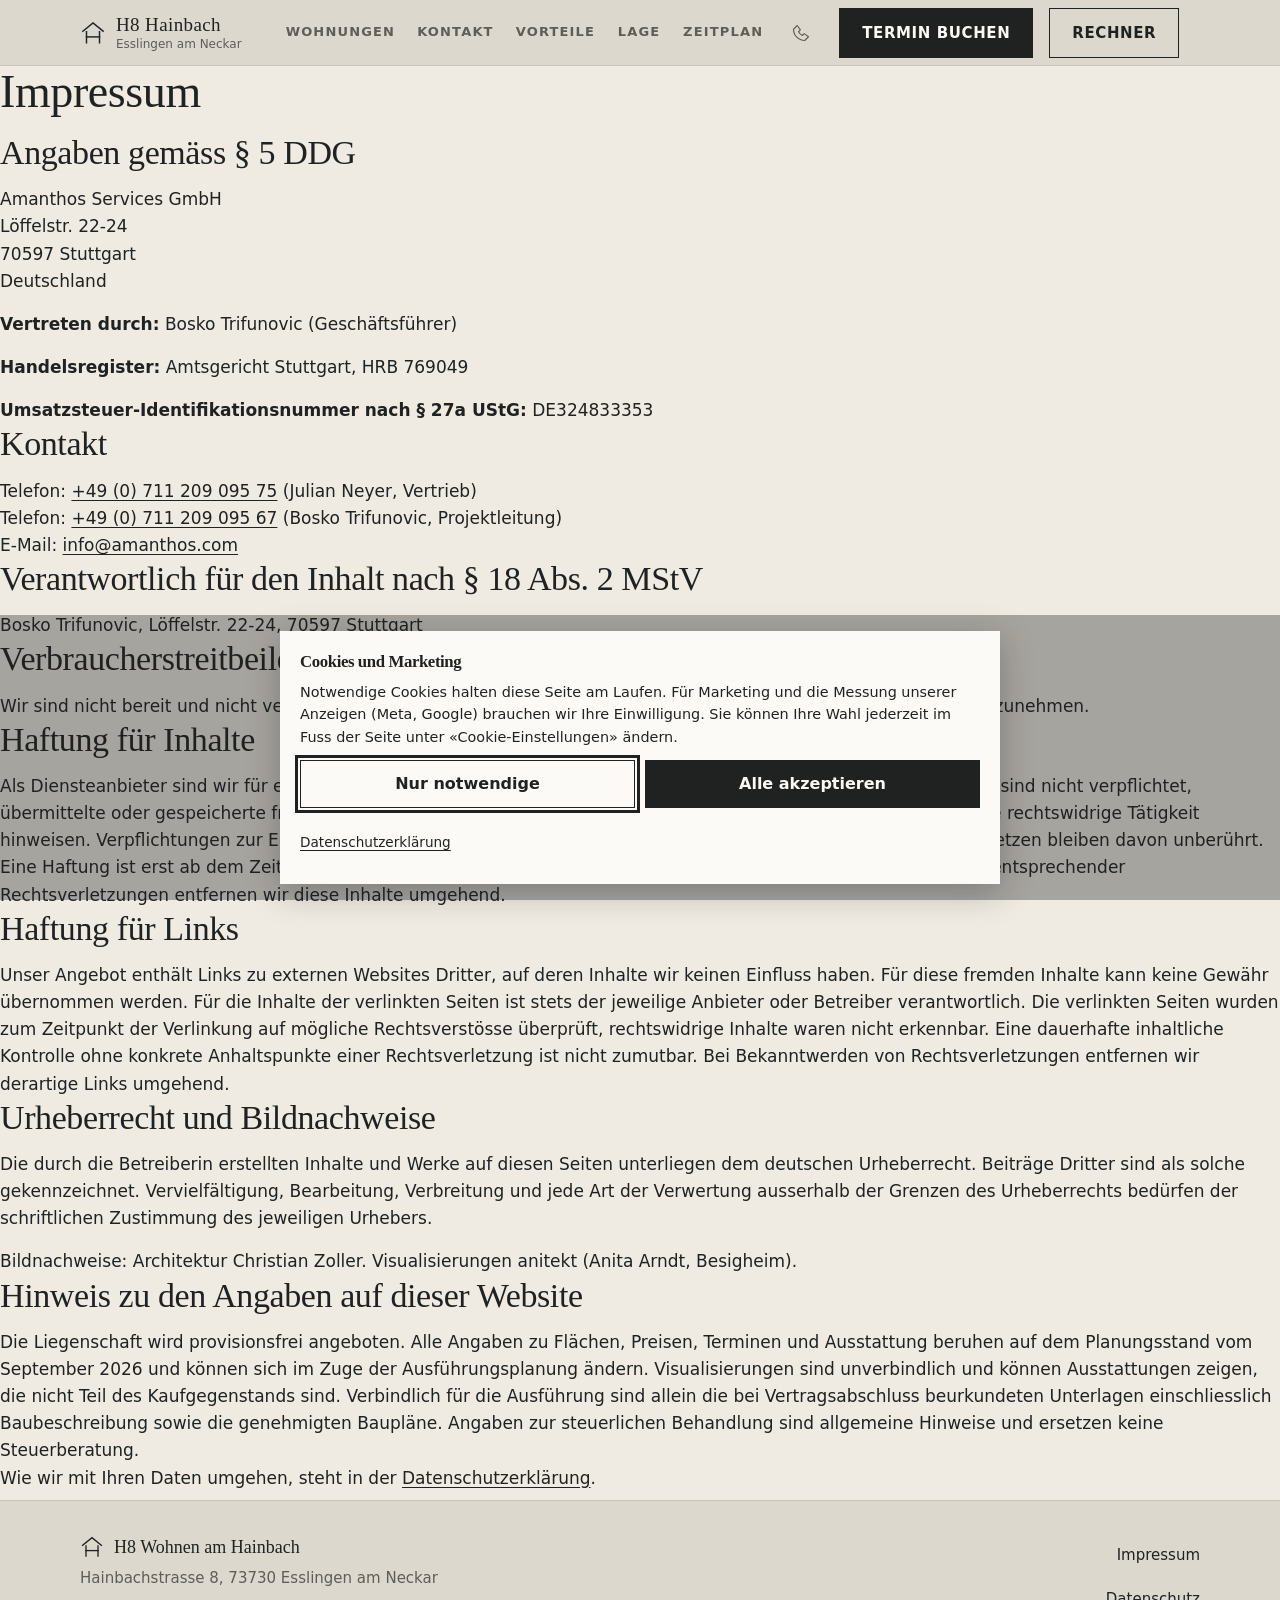
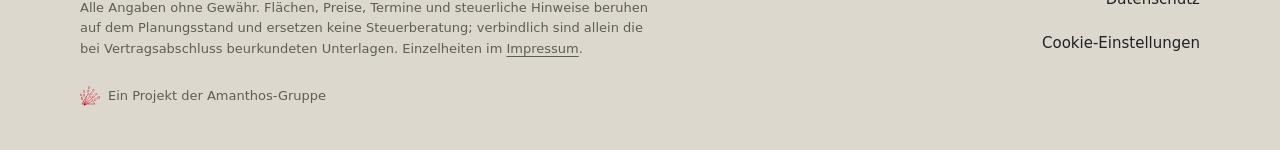
<file: impressum/index.html>
<!doctype html>
<html lang="de">
<head>
<meta charset="utf-8">
<meta name="viewport" content="width=device-width, initial-scale=1">
<meta http-equiv="Content-Security-Policy" content="default-src 'self'; base-uri 'self'; object-src 'none'; form-action 'self'; script-src 'self' https://www.googletagmanager.com https://www.googleadservices.com https://googleads.g.doubleclick.net https://www.gstatic.com https://connect.facebook.net https://plausible.io https://challenges.cloudflare.com https://app.cal.com https://cdnjs.cloudflare.com; style-src 'self' 'unsafe-inline'; img-src 'self' data: https://www.facebook.com https://www.googletagmanager.com https://www.google.com https://www.google.de https://www.google.ch https://www.googleadservices.com https://googleads.g.doubleclick.net https://ad.doubleclick.net https://www.google-analytics.com https://*.analytics.google.com; font-src 'self'; connect-src 'self' https://amanthos-conversion-relay.onrender.com https://plausible.io https://www.google-analytics.com https://analytics.google.com https://*.analytics.google.com https://stats.g.doubleclick.net https://www.googletagmanager.com https://www.google.com https://www.google.de https://www.google.ch https://www.googleadservices.com https://googleads.g.doubleclick.net https://ad.doubleclick.net https://connect.facebook.net https://www.facebook.com https://graph.facebook.com https://challenges.cloudflare.com https://app.cal.com; frame-src https://challenges.cloudflare.com https://app.cal.com https://td.doubleclick.net https://googleads.g.doubleclick.net">
<meta name="referrer" content="strict-origin-when-cross-origin">
<title>Impressum | H8 Wohnen am Hainbach</title>
<meta name="description" content="Anbieterkennzeichnung nach Paragraf 5 TMG fuer das Bauvorhaben H8 Wohnen am Hainbach in Esslingen am Neckar.">
<link rel="canonical" href="https://hainbach-h8.de/impressum/">
<meta name="theme-color" content="#efebe2">
<meta property="og:type" content="website">
<meta property="og:locale" content="de_DE">
<meta property="og:site_name" content="H8 Wohnen am Hainbach">
<meta property="og:title" content="Impressum | H8 Wohnen am Hainbach">
<meta property="og:description" content="Anbieterkennzeichnung nach Paragraf 5 TMG fuer das Bauvorhaben H8 Wohnen am Hainbach in Esslingen am Neckar.">
<meta property="og:url" content="https://hainbach-h8.de/impressum/">
<meta property="og:image" content="https://hainbach-h8.de/bilder/aussen-01-strassenansicht-2000.webp">
<meta property="og:image:alt" content="Strassenansicht des Neubaus Hainbachstrasse 8 in Esslingen am Neckar">
<meta name="twitter:card" content="summary_large_image">
<link rel="icon" href="/favicon.svg" type="image/svg+xml">
<link rel="apple-touch-icon" href="/favicon.svg">
<link rel="stylesheet" href="/stil.c6e73e46.css">
<link rel="stylesheet" href="/einwilligung.b8759ed8.css">
<link rel="stylesheet" href="/formular.dc992d23.css">
<link rel="stylesheet" href="/wohnungsrechner.1891209b.css">
<link rel="stylesheet" href="/kopf.30e96bee.css">
<link rel="stylesheet" href="/vorteile.3528e7c7.css">
<link rel="stylesheet" href="/lage.1dfba3ab.css">
<link rel="stylesheet" href="/wohnungen.32c2edca.css">
<link rel="stylesheet" href="/ansprechpartner.8d68c454.css">
<link rel="stylesheet" href="/held.d1fd6ca0.css">
<link rel="stylesheet" href="/direktbuchung.3618f122.css">

<script src="/js/am-kontrakt.8ceaafb9.js" defer></script>
<script src="/js/wohnungsrechner.af8e59f4.js" defer></script>
<script src="/js/einwilligung.f3e9ad29.js" defer></script>
<script src="/js/messkette.aa6f1af1.js" defer></script>
<script src="/js/formular.0a93d869.js" defer></script>
<script src="/js/feinschliff.9d4146b0.js" defer></script>
<script src="/js/held.30713790.js" defer></script>
<script src="/js/termin.a87a85f6.js" defer></script>
<script src="/js/bildschau.0e256007.js" defer></script>
<script defer data-domain="hainbach-h8.de" src="https://plausible.io/js/script.js"></script>

</head>
<body>
<svg class="am-zeichen-set" aria-hidden="true" focusable="false" width="0" height="0">
  <defs>
    <g id="am-zeichen-strich" fill="none" stroke="currentColor" stroke-width="1.8"
       stroke-linecap="square" stroke-linejoin="miter"></g>
  </defs>

  <symbol id="am-zeichen-wohnungen" viewBox="0 0 32 32" fill="none" stroke="currentColor"
          stroke-width="1.8" stroke-linecap="square">
    <rect x="5" y="6" width="10" height="9"/><rect x="17" y="6" width="10" height="9"/>
    <rect x="5" y="17" width="10" height="9"/><rect x="17" y="17" width="10" height="9"/>
  </symbol>

  <symbol id="am-zeichen-flaeche" viewBox="0 0 32 32" fill="none" stroke="currentColor"
          stroke-width="1.8" stroke-linecap="square">
    <rect x="6" y="5" width="20" height="15"/>
    <path d="M6 26 H26"/><path d="M6 23.5 V28.5"/><path d="M26 23.5 V28.5"/>
  </symbol>

  <symbol id="am-zeichen-energie" viewBox="0 0 32 32" fill="none" stroke="currentColor"
          stroke-width="1.8" stroke-linecap="square" stroke-linejoin="round">
    <path d="M26 6 C26 18 19 26 7 26 C7 14 14 6 26 6 Z"/>
    <path d="M7 26 L20 13"/>
  </symbol>

  <symbol id="am-zeichen-stellplatz" viewBox="0 0 32 32" fill="none" stroke="currentColor"
          stroke-width="1.8" stroke-linecap="square">
    <path d="M5 18 L8 10 H24 L27 18 V22 H5 Z"/>
    <circle cx="11" cy="22" r="2.6"/><circle cx="21" cy="22" r="2.6"/>
  </symbol>

  <symbol id="am-zeichen-genehmigung" viewBox="0 0 32 32" fill="none" stroke="currentColor"
          stroke-width="1.8" stroke-linecap="square" stroke-linejoin="miter">
    <path d="M8 4 H20 L25 9 V28 H8 Z"/><path d="M20 4 V9 H25"/>
    <path d="M12 18 L15 21 L21 14"/>
  </symbol>

  <symbol id="am-zeichen-termin" viewBox="0 0 32 32" fill="none" stroke="currentColor"
          stroke-width="1.8" stroke-linecap="square" stroke-linejoin="miter">
    <path d="M5 8 H27 V27 H5 Z"/><path d="M5 14 H27"/>
    <path d="M11 4 V9"/><path d="M21 4 V9"/>
    <path d="M12 20 L15 23 L21 17"/>
  </symbol>

  <symbol id="am-zeichen-provision" viewBox="0 0 32 32" fill="none" stroke="currentColor"
          stroke-width="1.8" stroke-linecap="square">
    <circle cx="16" cy="16" r="11.5"/><path d="M22.5 9.5 L9.5 22.5"/>
    <circle cx="12" cy="12" r="2.3"/><circle cx="20" cy="20" r="2.3"/>
  </symbol>

  <symbol id="am-zeichen-telefon" viewBox="0 0 32 32" fill="none" stroke="currentColor"
          stroke-width="1.8" stroke-linecap="square" stroke-linejoin="round">
    <path d="M10 4 L4 10 C4 20 12 28 22 28 L28 22 L21 17 L18 20 C15.5 18.5 13.5 16.5 12 14 L15 11 Z"/>
  </symbol>

  <symbol id="am-zeichen-mail" viewBox="0 0 32 32" fill="none" stroke="currentColor"
          stroke-width="1.8" stroke-linecap="square" stroke-linejoin="miter">
    <rect x="4" y="8" width="24" height="16"/><path d="M4 9 L16 18 L28 9"/>
  </symbol>
</svg>

<a class="h8-sprung" href="#inhalt">Zum Inhalt springen</a>
<header class="h8-kopf" data-amn-leiste>
  <div data-amn-innen>
    <a data-amn-marke href="/"><svg class="h8-marke__zeichen" viewBox="0 0 32 32" fill="none" stroke="currentColor"
     stroke-width="1.8" stroke-linecap="square" aria-hidden="true" focusable="false">
  <path d="M3.5 13.8 L16 3.6 L28.5 13.8"/>
  <path d="M8 14.4 V28"/>
  <path d="M24 14.4 V28"/>
  <path d="M8 20.8 H24"/>
</svg>
<span data-amn-markentext><span
      class="h8-marke__wort">H8 Hainbach</span><span data-amn-ort>Esslingen am Neckar</span></span></a>
    <div data-amn-zeile>
      <a data-amn-anruf href="tel:+4971120909575"
         aria-label="ANRUFEN +49 (0) 711 209 095 75">
        <svg data-amn-zeichen aria-hidden="true" focusable="false"><use href="#am-zeichen-telefon"></use></svg>
      </a>
      <nav data-amn-nav aria-label="Hauptnavigation">
        <ul data-amn-liste>
          <li><a class="h8-kopf__ziel" data-amn-ziel href="/#wohnungen">Wohnungen</a></li>
          <li><a class="h8-kopf__ziel" data-amn-ziel href="/#kontakt">Kontakt</a></li>
          <li><a class="h8-kopf__ziel" data-amn-ziel href="/#vorteile">Vorteile</a></li>
          <li><a class="h8-kopf__ziel" data-amn-ziel href="/#lage">Lage</a></li>
          <li><a class="h8-kopf__ziel" data-amn-ziel href="/#zeitplan">Zeitplan</a></li>
          
        </ul>
      </nav>
    </div>
    <a class="h8-knopf h8-knopf--primaer" data-amn-termin href="https://cal.com/team/amanthos/hainbach-h8" target="_blank" rel="noopener" data-cal-link="team/amanthos/hainbach-h8" data-cal-config='{"layout":"month_view","useSlotsViewOnSmallScreen":"true"}'>TERMIN BUCHEN</a>
    <a class="h8-knopf" data-amn-knopf href="/rechner/">RECHNER</a>
  </div>
</header>

<main id="inhalt" class="h8-inhalt">
<article class="rechtstext" id="impressum">

  <h1>Impressum</h1>

  <section class="rechtstext__block">
    <h2>Angaben gemäss § 5 DDG</h2>
    <p class="rechtstext__anschrift">
      Amanthos Services GmbH<br>
      Löffelstr. 22-24<br>
      70597 Stuttgart<br>
      Deutschland
    </p>
    <p><strong>Vertreten durch:</strong> Bosko Trifunovic (Geschäftsführer)</p>
    <p><strong>Handelsregister:</strong> Amtsgericht Stuttgart, HRB 769049</p>
    <p><strong>Umsatzsteuer-Identifikationsnummer nach § 27a UStG:</strong>
      DE324833353</p>
  </section>

  <section class="rechtstext__block">
    <h2>Kontakt</h2>
    <p>
      Telefon: <a href="tel:+4971120909575">+49 (0) 711 209 095 75</a>
      (Julian Neyer, Vertrieb)<br>
      Telefon: <a href="tel:+4971120909567">+49 (0) 711 209 095 67</a>
      (Bosko Trifunovic, Projektleitung)<br>
      E-Mail: <a href="mailto:info@amanthos.com">info@amanthos.com</a>
    </p>
  </section>

  <section class="rechtstext__block">
    <h2>Verantwortlich für den Inhalt nach § 18 Abs. 2 MStV</h2>
    <p>Bosko Trifunovic, Löffelstr. 22-24, 70597 Stuttgart</p>
  </section>

  <section class="rechtstext__block">
    <h2>Verbraucherstreitbeilegung</h2>
    <p>Wir sind nicht bereit und nicht verpflichtet, an Streitbeilegungsverfahren vor einer
      Verbraucherschlichtungsstelle teilzunehmen.</p>
  </section>

  <section class="rechtstext__block">
    <h2>Haftung für Inhalte</h2>
    <p>Als Diensteanbieter sind wir für eigene Inhalte auf diesen Seiten nach den allgemeinen
      Gesetzen verantwortlich. Wir sind nicht verpflichtet, übermittelte oder gespeicherte
      fremde Informationen zu überwachen oder nach Umständen zu forschen, die auf eine
      rechtswidrige Tätigkeit hinweisen. Verpflichtungen zur Entfernung oder Sperrung der
      Nutzung von Informationen nach den allgemeinen Gesetzen bleiben davon unberührt. Eine
      Haftung ist erst ab dem Zeitpunkt der Kenntnis einer konkreten Rechtsverletzung möglich.
      Bei Bekanntwerden entsprechender Rechtsverletzungen entfernen wir diese Inhalte
      umgehend.</p>
  </section>

  <section class="rechtstext__block">
    <h2>Haftung für Links</h2>
    <p>Unser Angebot enthält Links zu externen Websites Dritter, auf deren Inhalte wir keinen
      Einfluss haben. Für diese fremden Inhalte kann keine Gewähr übernommen werden. Für die
      Inhalte der verlinkten Seiten ist stets der jeweilige Anbieter oder Betreiber
      verantwortlich. Die verlinkten Seiten wurden zum Zeitpunkt der Verlinkung auf mögliche
      Rechtsverstösse überprüft, rechtswidrige Inhalte waren nicht erkennbar. Eine dauerhafte
      inhaltliche Kontrolle ohne konkrete Anhaltspunkte einer Rechtsverletzung ist nicht
      zumutbar. Bei Bekanntwerden von Rechtsverletzungen entfernen wir derartige Links
      umgehend.</p>
  </section>

  <section class="rechtstext__block">
    <h2>Urheberrecht und Bildnachweise</h2>
    <p>Die durch die Betreiberin erstellten Inhalte und Werke auf diesen Seiten unterliegen dem
      deutschen Urheberrecht. Beiträge Dritter sind als solche gekennzeichnet.
      Vervielfältigung, Bearbeitung, Verbreitung und jede Art der Verwertung ausserhalb der
      Grenzen des Urheberrechts bedürfen der schriftlichen Zustimmung des jeweiligen
      Urhebers.</p>
    <p>Bildnachweise: Architektur Christian Zoller. Visualisierungen anitekt (Anita Arndt,
      Besigheim).</p>
  </section>

  <section class="rechtstext__block">
    <h2>Hinweis zu den Angaben auf dieser Website</h2>
    <p>Die Liegenschaft wird provisionsfrei angeboten. Alle Angaben zu Flächen, Preisen,
      Terminen und Ausstattung beruhen auf dem Planungsstand vom September 2026 und können
      sich im Zuge der Ausführungsplanung ändern. Visualisierungen sind unverbindlich und
      können Ausstattungen zeigen, die nicht Teil des Kaufgegenstands sind. Verbindlich für
      die Ausführung sind allein die bei Vertragsabschluss beurkundeten Unterlagen
      einschliesslich Baubeschreibung sowie die genehmigten Baupläne. Angaben zur steuerlichen
      Behandlung sind allgemeine Hinweise und ersetzen keine Steuerberatung.</p>
  </section>

  <p class="rechtstext__weiter">
    Wie wir mit Ihren Daten umgehen, steht in der
    <a href="/datenschutz/">Datenschutzerklärung</a>.
  </p>

</article>

</main>
<footer class="h8-fuss">
  <div class="h8-fuss__innen">
    <div class="h8-fuss__block">
    <p class="h8-fuss__marke"><svg class="h8-marke__zeichen" viewBox="0 0 32 32" fill="none" stroke="currentColor"
     stroke-width="1.8" stroke-linecap="square" aria-hidden="true" focusable="false">
  <path d="M3.5 13.8 L16 3.6 L28.5 13.8"/>
  <path d="M8 14.4 V28"/>
  <path d="M24 14.4 V28"/>
  <path d="M8 20.8 H24"/>
</svg>
<span class="h8-marke__wort">H8 Wohnen am Hainbach</span></p>
    <p class="h8-fuss__anschrift">Hainbachstrasse 8, 73730 Esslingen am Neckar</p>
    <p class="h8-fuss__gewaehr">Alle Angaben ohne Gewähr. Flächen, Preise, Termine und steuerliche
      Hinweise beruhen auf dem Planungsstand und ersetzen keine Steuerberatung; verbindlich sind
      allein die bei Vertragsabschluss beurkundeten Unterlagen. Einzelheiten im
      <a href="/impressum/">Impressum</a>.</p>
    <p class="h8-fuss__haus"><a class="h8-fuss__hausziel" href="https://www.amanthos.com/" rel="noopener"><img class="h8-fuss__hauszeichen" src="/amanthos-logo.svg" alt="" width="20" height="20" loading="lazy" decoding="async"><span>Ein Projekt der Amanthos-Gruppe</span></a></p>
    </div>
    <nav class="h8-fuss__nav" aria-label="Rechtliches">
      <ul class="h8-fuss__liste">
        <li><a class="h8-fuss__ziel" href="/impressum/">Impressum</a></li>
        <li><a class="h8-fuss__ziel" href="/datenschutz/">Datenschutz</a></li>
        <li><button class="h8-fuss__ziel h8-fuss__knopf" type="button" data-am-einwilligung-oeffnen>Cookie-Einstellungen</button></li>
      </ul>
    </nav>
  </div>
</footer>

</body>
</html>
</file>
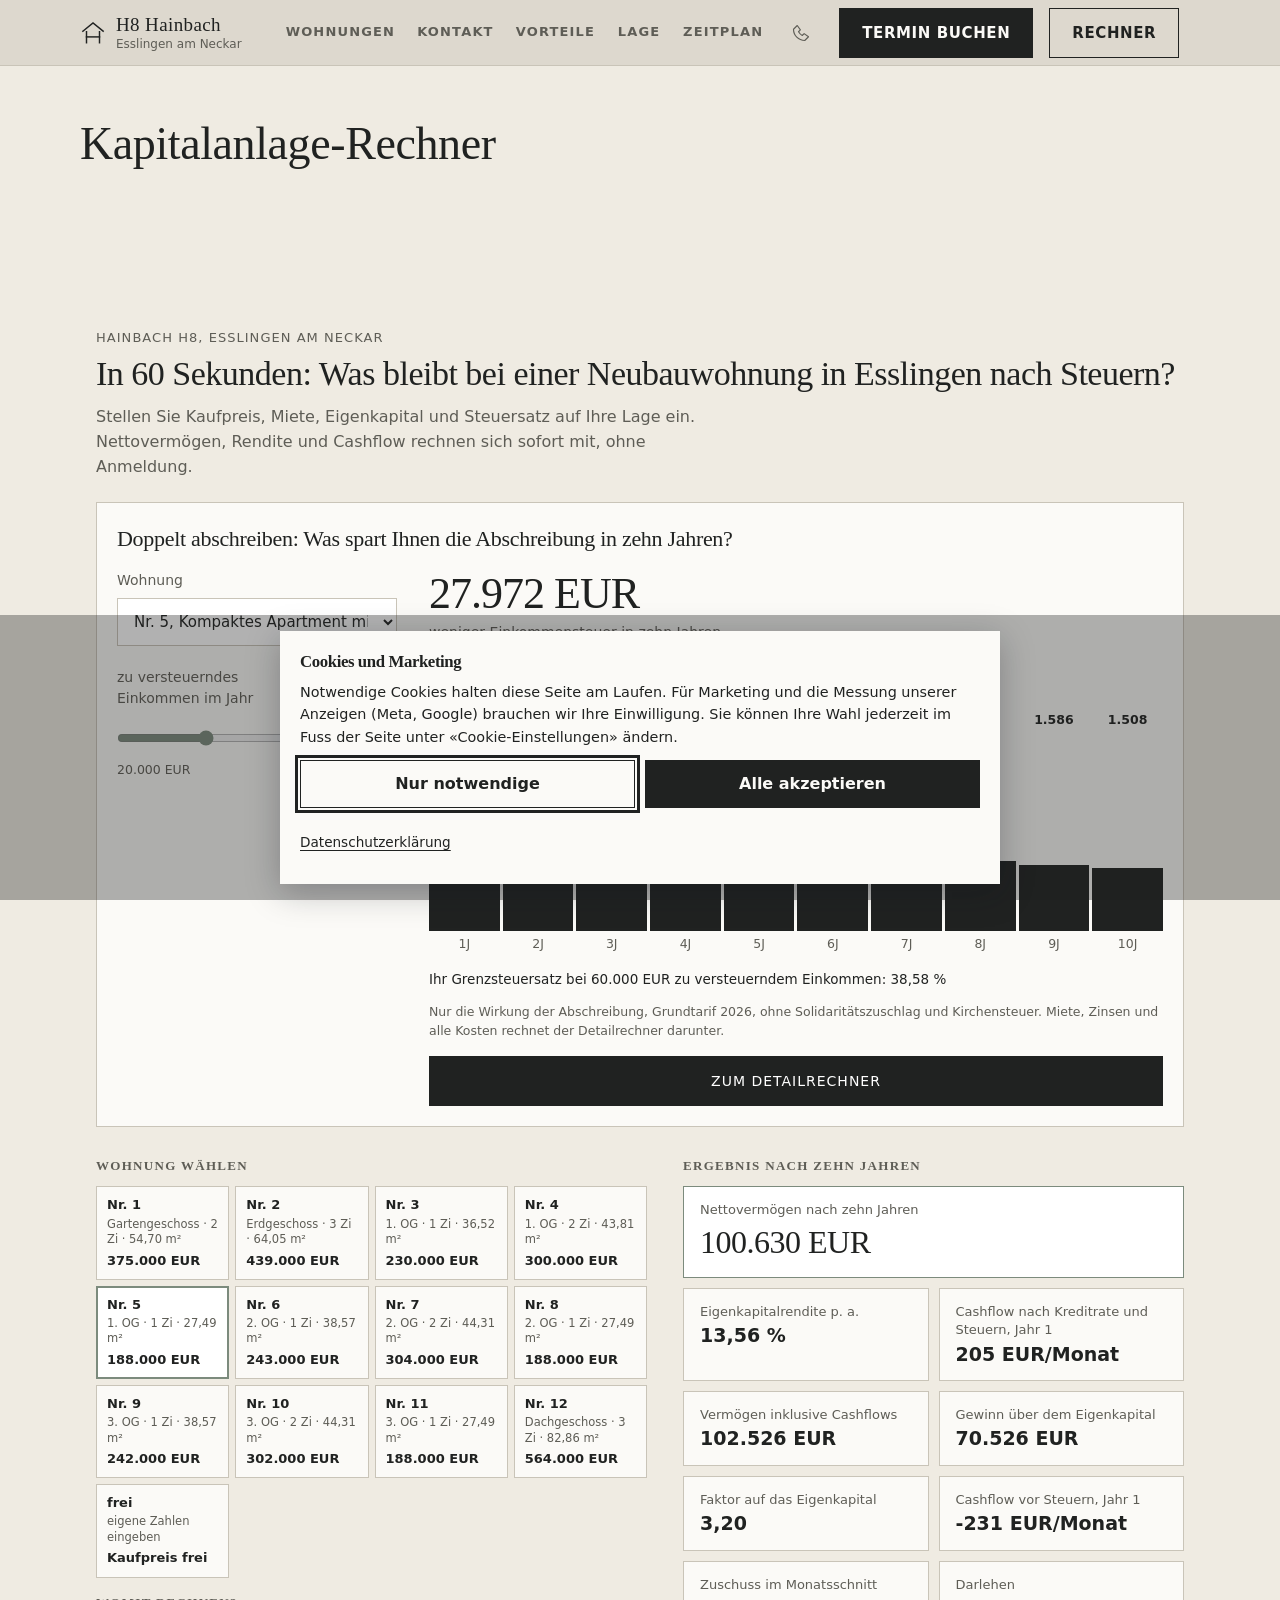
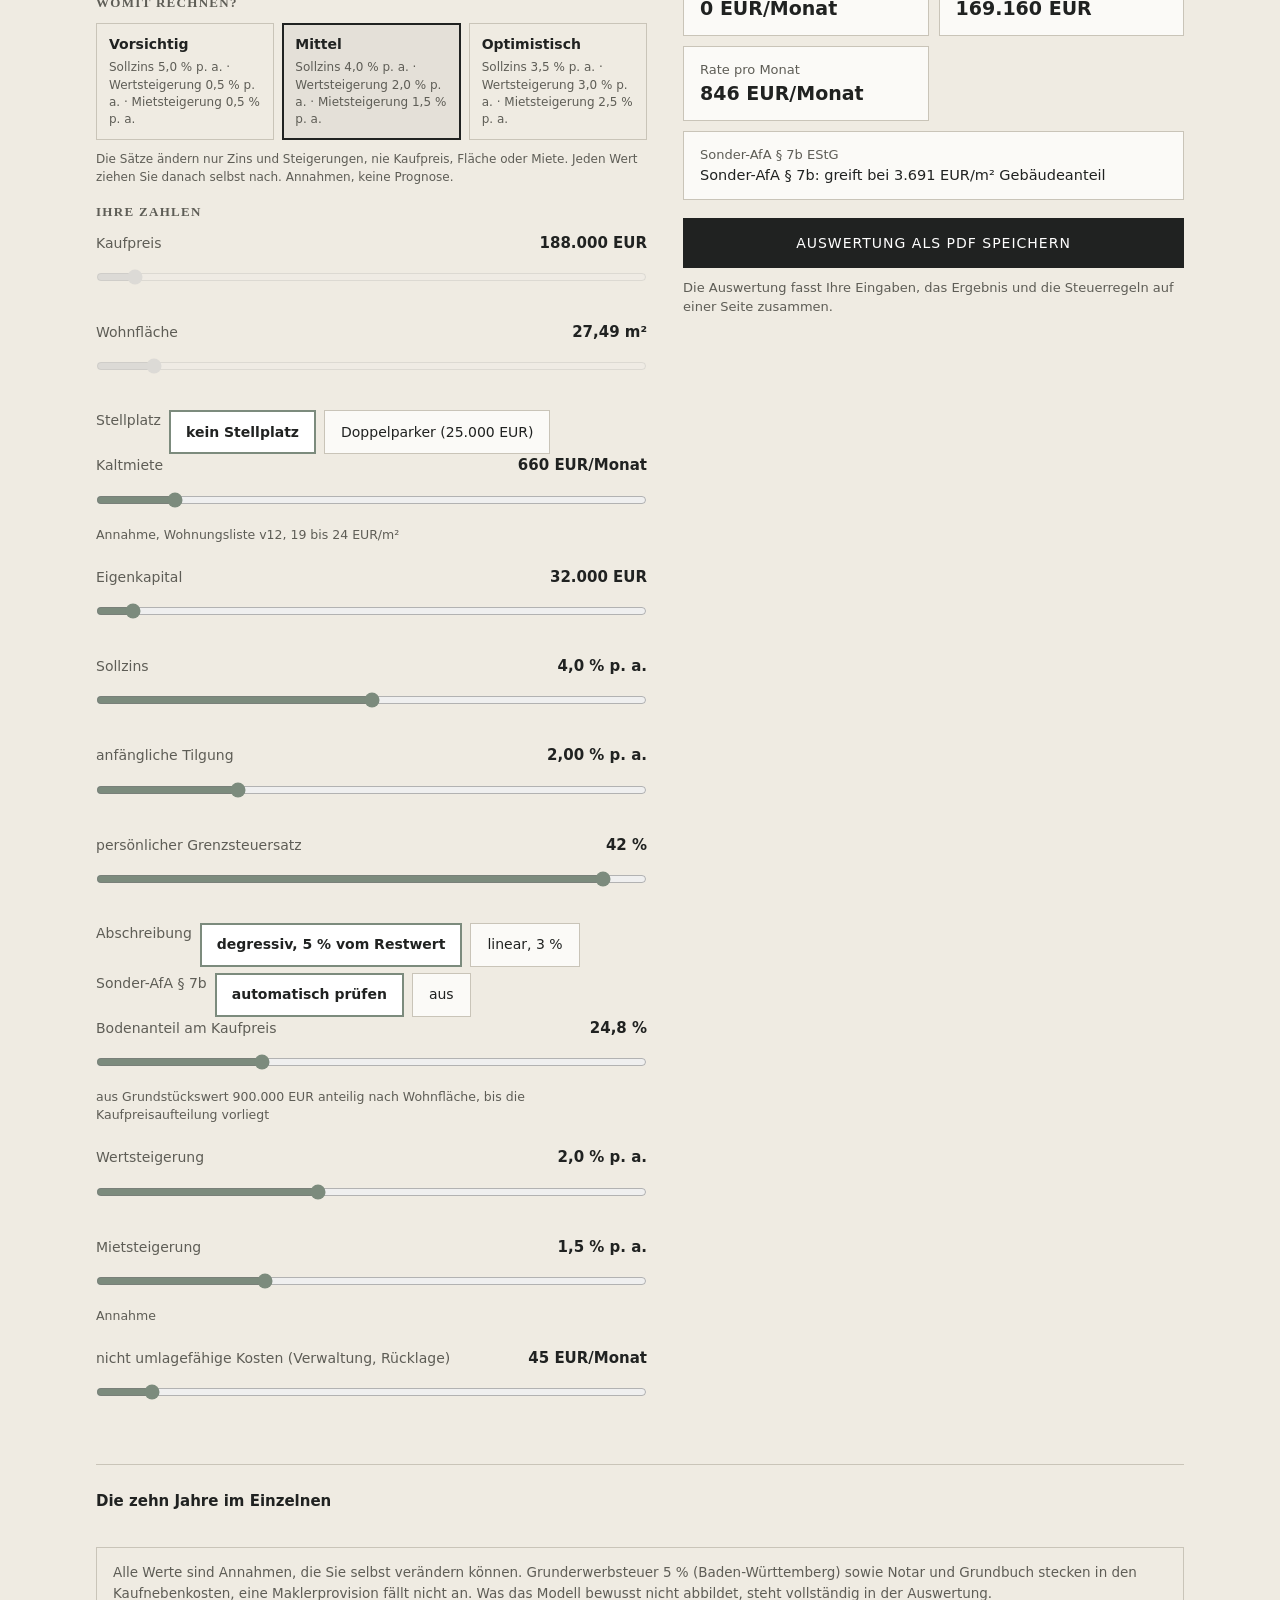
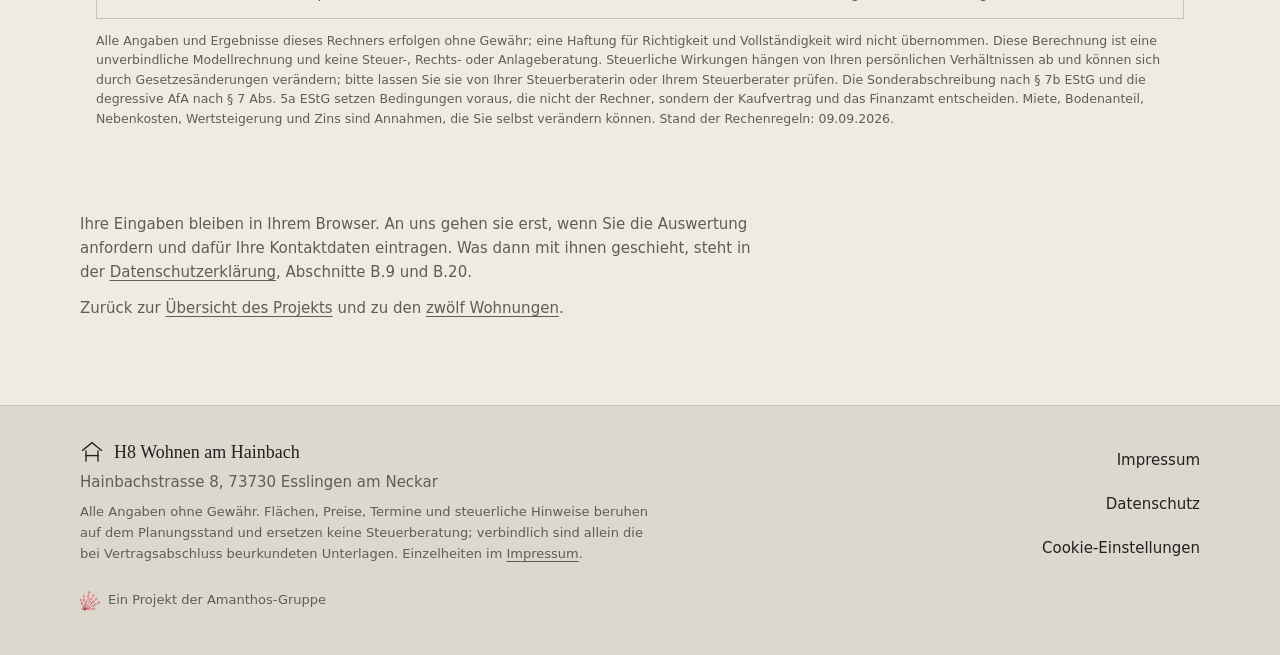
<file: rechner/index.html>
<!doctype html>
<html lang="de">
<head>
<meta charset="utf-8">
<meta name="viewport" content="width=device-width, initial-scale=1">
<meta http-equiv="Content-Security-Policy" content="default-src 'self'; base-uri 'self'; object-src 'none'; form-action 'self'; script-src 'self' https://www.googletagmanager.com https://www.googleadservices.com https://googleads.g.doubleclick.net https://www.gstatic.com https://connect.facebook.net https://plausible.io https://challenges.cloudflare.com https://app.cal.com https://cdnjs.cloudflare.com; style-src 'self' 'unsafe-inline'; img-src 'self' data: https://www.facebook.com https://www.googletagmanager.com https://www.google.com https://www.google.de https://www.google.ch https://www.googleadservices.com https://googleads.g.doubleclick.net https://ad.doubleclick.net https://www.google-analytics.com https://*.analytics.google.com; font-src 'self'; connect-src 'self' https://amanthos-conversion-relay.onrender.com https://plausible.io https://www.google-analytics.com https://analytics.google.com https://*.analytics.google.com https://stats.g.doubleclick.net https://www.googletagmanager.com https://www.google.com https://www.google.de https://www.google.ch https://www.googleadservices.com https://googleads.g.doubleclick.net https://ad.doubleclick.net https://connect.facebook.net https://www.facebook.com https://graph.facebook.com https://challenges.cloudflare.com https://app.cal.com; frame-src https://challenges.cloudflare.com https://app.cal.com https://td.doubleclick.net https://googleads.g.doubleclick.net">
<meta name="referrer" content="strict-origin-when-cross-origin">
<title>Neubauwohnung in Esslingen als Kapitalanlage: Rechner | Hainbach H8</title>
<meta name="description" content="Neubauwohnung in Esslingen als Kapitalanlage: Rechnen Sie in 60 Sekunden durch, was eine Wohnung in der Hainbachstrasse 8 nach Steuern bedeutet. Modellrechnung mit offengelegten Annahmen.">
<link rel="canonical" href="https://hainbach-h8.de/rechner/">
<meta name="theme-color" content="#efebe2">
<meta property="og:type" content="website">
<meta property="og:locale" content="de_DE">
<meta property="og:site_name" content="H8 Wohnen am Hainbach">
<meta property="og:title" content="Neubauwohnung in Esslingen als Kapitalanlage: Rechner | Hainbach H8">
<meta property="og:description" content="Neubauwohnung in Esslingen als Kapitalanlage: Rechnen Sie in 60 Sekunden durch, was eine Wohnung in der Hainbachstrasse 8 nach Steuern bedeutet. Modellrechnung mit offengelegten Annahmen.">
<meta property="og:url" content="https://hainbach-h8.de/rechner/">
<meta property="og:image" content="https://hainbach-h8.de/bilder/aussen-01-strassenansicht-2000.webp">
<meta property="og:image:alt" content="Strassenansicht des Neubaus Hainbachstrasse 8 in Esslingen am Neckar">
<meta name="twitter:card" content="summary_large_image">
<link rel="icon" href="/favicon.svg" type="image/svg+xml">
<link rel="apple-touch-icon" href="/favicon.svg">
<link rel="stylesheet" href="/stil.c6e73e46.css">
<link rel="stylesheet" href="/einwilligung.b8759ed8.css">
<link rel="stylesheet" href="/formular.dc992d23.css">
<link rel="stylesheet" href="/wohnungsrechner.1891209b.css">
<link rel="stylesheet" href="/kopf.30e96bee.css">
<link rel="stylesheet" href="/vorteile.3528e7c7.css">
<link rel="stylesheet" href="/lage.1dfba3ab.css">
<link rel="stylesheet" href="/wohnungen.32c2edca.css">
<link rel="stylesheet" href="/ansprechpartner.8d68c454.css">
<link rel="stylesheet" href="/held.d1fd6ca0.css">
<link rel="stylesheet" href="/direktbuchung.3618f122.css">

<script src="/js/am-kontrakt.8ceaafb9.js" defer></script>
<script src="/js/wohnungsrechner.af8e59f4.js" defer></script>
<script src="/js/einwilligung.f3e9ad29.js" defer></script>
<script src="/js/messkette.aa6f1af1.js" defer></script>
<script src="/js/formular.0a93d869.js" defer></script>
<script src="/js/feinschliff.9d4146b0.js" defer></script>
<script src="/js/held.30713790.js" defer></script>
<script src="/js/termin.a87a85f6.js" defer></script>
<script src="/js/bildschau.0e256007.js" defer></script>
<script defer data-domain="hainbach-h8.de" src="https://plausible.io/js/script.js"></script>
<script src="https://challenges.cloudflare.com/turnstile/v0/api.js?render=explicit" defer></script>

</head>
<body>
<svg class="am-zeichen-set" aria-hidden="true" focusable="false" width="0" height="0">
  <defs>
    <g id="am-zeichen-strich" fill="none" stroke="currentColor" stroke-width="1.8"
       stroke-linecap="square" stroke-linejoin="miter"></g>
  </defs>

  <symbol id="am-zeichen-wohnungen" viewBox="0 0 32 32" fill="none" stroke="currentColor"
          stroke-width="1.8" stroke-linecap="square">
    <rect x="5" y="6" width="10" height="9"/><rect x="17" y="6" width="10" height="9"/>
    <rect x="5" y="17" width="10" height="9"/><rect x="17" y="17" width="10" height="9"/>
  </symbol>

  <symbol id="am-zeichen-flaeche" viewBox="0 0 32 32" fill="none" stroke="currentColor"
          stroke-width="1.8" stroke-linecap="square">
    <rect x="6" y="5" width="20" height="15"/>
    <path d="M6 26 H26"/><path d="M6 23.5 V28.5"/><path d="M26 23.5 V28.5"/>
  </symbol>

  <symbol id="am-zeichen-energie" viewBox="0 0 32 32" fill="none" stroke="currentColor"
          stroke-width="1.8" stroke-linecap="square" stroke-linejoin="round">
    <path d="M26 6 C26 18 19 26 7 26 C7 14 14 6 26 6 Z"/>
    <path d="M7 26 L20 13"/>
  </symbol>

  <symbol id="am-zeichen-stellplatz" viewBox="0 0 32 32" fill="none" stroke="currentColor"
          stroke-width="1.8" stroke-linecap="square">
    <path d="M5 18 L8 10 H24 L27 18 V22 H5 Z"/>
    <circle cx="11" cy="22" r="2.6"/><circle cx="21" cy="22" r="2.6"/>
  </symbol>

  <symbol id="am-zeichen-genehmigung" viewBox="0 0 32 32" fill="none" stroke="currentColor"
          stroke-width="1.8" stroke-linecap="square" stroke-linejoin="miter">
    <path d="M8 4 H20 L25 9 V28 H8 Z"/><path d="M20 4 V9 H25"/>
    <path d="M12 18 L15 21 L21 14"/>
  </symbol>

  <symbol id="am-zeichen-termin" viewBox="0 0 32 32" fill="none" stroke="currentColor"
          stroke-width="1.8" stroke-linecap="square" stroke-linejoin="miter">
    <path d="M5 8 H27 V27 H5 Z"/><path d="M5 14 H27"/>
    <path d="M11 4 V9"/><path d="M21 4 V9"/>
    <path d="M12 20 L15 23 L21 17"/>
  </symbol>

  <symbol id="am-zeichen-provision" viewBox="0 0 32 32" fill="none" stroke="currentColor"
          stroke-width="1.8" stroke-linecap="square">
    <circle cx="16" cy="16" r="11.5"/><path d="M22.5 9.5 L9.5 22.5"/>
    <circle cx="12" cy="12" r="2.3"/><circle cx="20" cy="20" r="2.3"/>
  </symbol>

  <symbol id="am-zeichen-telefon" viewBox="0 0 32 32" fill="none" stroke="currentColor"
          stroke-width="1.8" stroke-linecap="square" stroke-linejoin="round">
    <path d="M10 4 L4 10 C4 20 12 28 22 28 L28 22 L21 17 L18 20 C15.5 18.5 13.5 16.5 12 14 L15 11 Z"/>
  </symbol>

  <symbol id="am-zeichen-mail" viewBox="0 0 32 32" fill="none" stroke="currentColor"
          stroke-width="1.8" stroke-linecap="square" stroke-linejoin="miter">
    <rect x="4" y="8" width="24" height="16"/><path d="M4 9 L16 18 L28 9"/>
  </symbol>
</svg>

<a class="h8-sprung" href="#inhalt">Zum Inhalt springen</a>
<header class="h8-kopf" data-amn-leiste>
  <div data-amn-innen>
    <a data-amn-marke href="/"><svg class="h8-marke__zeichen" viewBox="0 0 32 32" fill="none" stroke="currentColor"
     stroke-width="1.8" stroke-linecap="square" aria-hidden="true" focusable="false">
  <path d="M3.5 13.8 L16 3.6 L28.5 13.8"/>
  <path d="M8 14.4 V28"/>
  <path d="M24 14.4 V28"/>
  <path d="M8 20.8 H24"/>
</svg>
<span data-amn-markentext><span
      class="h8-marke__wort">H8 Hainbach</span><span data-amn-ort>Esslingen am Neckar</span></span></a>
    <div data-amn-zeile>
      <a data-amn-anruf href="tel:+4971120909575"
         aria-label="ANRUFEN +49 (0) 711 209 095 75">
        <svg data-amn-zeichen aria-hidden="true" focusable="false"><use href="#am-zeichen-telefon"></use></svg>
      </a>
      <nav data-amn-nav aria-label="Hauptnavigation">
        <ul data-amn-liste>
          <li><a class="h8-kopf__ziel" data-amn-ziel href="/#wohnungen">Wohnungen</a></li>
          <li><a class="h8-kopf__ziel" data-amn-ziel href="/#kontakt">Kontakt</a></li>
          <li><a class="h8-kopf__ziel" data-amn-ziel href="/#vorteile">Vorteile</a></li>
          <li><a class="h8-kopf__ziel" data-amn-ziel href="/#lage">Lage</a></li>
          <li><a class="h8-kopf__ziel" data-amn-ziel href="/#zeitplan">Zeitplan</a></li>
          
        </ul>
      </nav>
    </div>
    <a class="h8-knopf h8-knopf--primaer" data-amn-termin href="https://cal.com/team/amanthos/hainbach-h8" target="_blank" rel="noopener" data-cal-link="team/amanthos/hainbach-h8" data-cal-config='{"layout":"month_view","useSlotsViewOnSmallScreen":"true"}'>TERMIN BUCHEN</a>
    <a class="h8-knopf" data-amn-knopf href="/rechner/">RECHNER</a>
  </div>
</header>

<main id="inhalt" class="h8-inhalt">
<article class="rechnerseite">

  <header class="rechnerseite__kopf">
    <h1>Kapitalanlage-Rechner</h1>
  </header>

  <div class="rechnerseite__block" id="detail">
    <style>
/* Kapitalanlage-Rechner Wohnidyll W5, Stil (Plan Arbeitspaket 1, Kontrakt K9).
   Alles unter #amr, damit nichts in die WordPress-Seite laeuft. Palette und Masse
   folgen seit 07.09.2026 der Hauptseite, gemessen an wohnidyll-w5.de: Grund #DDD8CE,
   Text #202221, Linie aus der Sandfamilie, Salbei #7C8B7D als Hausakzent, Ueberschriften
   Merriweather, Flaechentext Lato (geerbt), Ecken eckig wie ueberall auf der Seite.
   Kein Farbwert liegt unter 4,5:1 auf seinem Grund. Tippziele ab 44 px.

   Drei Layoutfehler sind hier behoben, alle drei kamen daher, dass das Theme fuer
   Elemente ohne gesetztes `display` andere Vorgaben mitbringt als angenommen:
   1. `.amr-regler` ist ein <label> und war damit inline-block. Zwei Regler standen
      nebeneinander und ihre Beschriftungen stiessen ohne Abstand aneinander.
   2. `.amr-regler__hinweis` ist ein <span> und war inline, sein Abstand griff nicht.
   3. Das Theme zeigt den Inhalt eines geschlossenen <details> trotzdem an. Die
      Zehnjahrestabelle hing aus ihrem Kasten heraus und lag auf den Fussnoten.
   Die Klassen, die ui.js (Arbeitspaket 2) beim Rendern setzt, sind hier mitgestylt, auch wenn
   sie im Markup noch nicht vorkommen: Karten, Regler, Wahlfelder, Kontaktblock. */

#amr {
  --amr-text: #202221; --amr-leise: #5e5d56; --amr-linie: #c9c4b8;
  --amr-grund: #efebe2; --amr-karte: #fbfaf7; --amr-akzent: #7c8b7d;
  --amr-rot: #b3261e; --amr-gruen: #1e7a44;
  --amr-titelschrift: Merriweather, Georgia, serif;
  max-width: 1120px; margin: 0 auto;
  /* Der Kopf der Seite liegt ueber dem Inhalt. Ohne diesen Abstand laeuft der Titel
     durch Logo und Menue, gemessen am 07.09.2026 mit 66 px Ueberdeckung. */
  padding: clamp(88px, 9vw, 120px) 16px 40px;
  color: var(--amr-text); font-family: inherit; font-size: 16px; line-height: 1.55;
}
#amr *, #amr *::before, #amr *::after { box-sizing: border-box; }
#amr [hidden] { display: none !important; }

/* Kopf und Abschnittstitel ------------------------------------------------ */
#amr .amr-kopf { margin: 0 0 22px; }
#amr .amr-kopf__marke { margin: 0 0 6px; font-size: 13px; letter-spacing: .08em;
  text-transform: uppercase; color: var(--amr-leise); }
#amr .amr-kopf__titel { margin: 0 0 10px; font-family: var(--amr-titelschrift);
  font-size: 34px; line-height: 1.2; font-weight: 500; letter-spacing: -.5px;
  color: var(--amr-text); text-wrap: balance; }
#amr .amr-kopf__text { margin: 0; max-width: 62ch; color: var(--amr-leise); }
#amr .amr-titel { margin: 0 0 12px; font-size: 13px; font-weight: 600; letter-spacing: .1em;
  text-transform: uppercase; color: var(--amr-leise); }
#amr .amr-fussnote { margin: 10px 0 0; font-size: 13px; line-height: 1.5; color: var(--amr-leise); }

/* Schnellrechner (h8-funnel Arbeitspaket 2, gerendert von schnell.js) ----------- */
/* Zwei Farben tragen das Diagramm: der Textton fuer die degressive AfA, der Salbei fuer
   die Sonder-AfA. Beide liegen als Flaeche ueber 3:1 auf ihrem Grund; beschriftet wird
   nie in diesen Farben, jeder Text steht in --amr-text auf hellem Grund. */
#amr .amr-schnell { margin: 0 0 32px; padding: 22px 20px 20px; border: 1px solid var(--amr-linie);
  background: var(--amr-karte); }
#amr .amr-schnell__titel { margin: 0 0 18px; font-family: var(--amr-titelschrift);
  font-size: 22px; line-height: 1.25; font-weight: 500; letter-spacing: -.3px; text-wrap: balance; }
#amr .amr-schnell__raster { display: grid; grid-template-columns: minmax(0, 1fr); gap: 24px; }
@media (min-width: 760px) {
  #amr .amr-schnell__raster { grid-template-columns: minmax(0, 280px) minmax(0, 1fr); gap: 32px; }
}
#amr .amr-schnell__feld { display: block; margin: 0 0 20px; }
#amr .amr-schnell__kopf { display: flex; align-items: baseline; justify-content: space-between; gap: 10px; }
#amr .amr-schnell__label { display: block; margin: 0 0 6px; font-size: 14px; color: var(--amr-leise); }
#amr .amr-schnell__reglerwert { font-size: 15px; font-weight: 600; white-space: nowrap;
  font-variant-numeric: tabular-nums; }
#amr .amr-schnell__select { width: 100%; min-height: 48px; padding: 10px 12px;
  border: 1px solid var(--amr-linie); background: #fff; color: var(--amr-text);
  font-family: inherit; font-size: 15px; }
#amr .amr-schnell__select:focus-visible { outline: 2px solid var(--amr-text); outline-offset: 2px; }
#amr .amr-schnell input[type=range] { display: block; width: 100%; min-height: 44px; margin: 0;
  background: transparent; accent-color: #7c8b7d; cursor: pointer; }
#amr .amr-schnell input[type=range]:focus-visible { outline: 2px solid var(--amr-text); outline-offset: 2px; }
#amr .amr-schnell__spanne { display: flex; justify-content: space-between; font-size: 12.5px;
  color: var(--amr-leise); font-variant-numeric: tabular-nums; }
#amr .amr-schnell__summe { margin: 0; }
#amr .amr-schnell__zahl { display: block; font-family: var(--amr-titelschrift);
  font-size: clamp(30px, 6vw, 44px); line-height: 1.1; font-weight: 500; letter-spacing: -1px;
  font-variant-numeric: tabular-nums; }
#amr .amr-schnell__einheit { display: block; margin-top: 4px; font-size: 14px; color: var(--amr-leise); }
#amr .amr-schnell__chips { display: flex; flex-wrap: wrap; gap: 8px; margin: 14px 0 0; }
#amr .amr-schnell__chip { display: inline-flex; align-items: center; gap: 8px; min-height: 34px;
  padding: 4px 12px; border: 1px solid var(--amr-linie); border-left-width: 5px;
  background: #fff; font-size: 13px; color: var(--amr-leise); }
#amr .amr-schnell__chip--degressiv { border-left-color: var(--amr-text); }
#amr .amr-schnell__chip--sonder { border-left-color: var(--amr-akzent); }
#amr .amr-schnell__chipwert { font-size: 14.5px; font-weight: 600; color: var(--amr-text);
  font-variant-numeric: tabular-nums; }
#amr .amr-schnell__diagramm { display: grid; grid-template-columns: repeat(10, minmax(0, 1fr));
  gap: 3px; margin: 20px 0 16px; }
#amr .amr-schnell__saeule { display: flex; flex-direction: column; justify-content: flex-end;
  min-width: 0; text-align: center; }
/* Untergrenze 8px, am 09.09.2026 gemessen: bei 320 px Fensterbreite bleiben je Saeule
   23,5 px, dort passt 4.744 bei 8 px und bricht bei 9 px. Der Anstieg mit der Breite endet
   bei 12,5 px, weil die Zahl sonst groesser waere als die Jahresbeschriftung darunter. */
#amr .amr-schnell__saeulewert, #amr .amr-schnell__saeulejahr { font-size: clamp(8px, 1.25vw, 12.5px);
  line-height: 1.3; color: var(--amr-leise); font-variant-numeric: tabular-nums; }
#amr .amr-schnell__saeulewert { margin-bottom: 3px; font-weight: 600; color: var(--amr-text); }
#amr .amr-schnell__saeulejahr { margin-top: 5px; }
#amr .amr-schnell__spur { display: flex; align-items: flex-end; height: clamp(120px, 20vw, 200px); }
#amr .amr-schnell__balken { width: 100%; min-height: 4px; background: var(--amr-text); }
#amr .amr-schnell__teil { min-height: 2px; background: var(--amr-akzent);
  border-bottom: 1px solid var(--amr-karte); }
#amr .amr-schnell__satz { margin: 0 0 6px; font-size: 13.5px; line-height: 1.5; }
#amr .amr-schnell__satz:empty { display: none; }
#amr .amr-schnell__fuss { margin: 14px 0 16px; font-size: 12.5px; line-height: 1.5;
  color: var(--amr-leise); }
#amr .amr-schnell__weiter { width: auto; }
@media (max-width: 520px) {
  #amr .amr-schnell { padding: 18px 14px 16px; }
  #amr .amr-schnell__titel { font-size: 19px; }
  #amr .amr-schnell__weiter { width: 100%; }
}

/* Zweispaltiges Raster, auf dem Handy untereinander ------------------------ */
#amr .amr-raster { display: grid; grid-template-columns: minmax(0, 1fr); gap: 36px; }
@media (min-width: 900px) {
  #amr .amr-raster { grid-template-columns: minmax(0, 1.1fr) minmax(0, 1fr); align-items: start; }
  #amr .amr-ergebnisspalte { position: sticky; top: 16px; }
}

/* Wohnungskarten (Radio-Gruppe amr-wohnung, gerendert von Arbeitspaket 2) ------- */
/* Enger als zuerst gebaut. Am 11.09.2026 gemessen: dreizehn Kacheln standen in drei Spalten
   zu 178x116 px und ergaben einen Block von 593 px, also drei Viertel der Fensterhoehe, nur
   um eine von zwoelf Wohnungen zu waehlen. Wer danach zu den Reglern will, scrollt an einer
   Wand aus Kacheln vorbei und verliert die Ergebnisspalte aus dem Blick.
   160 auf 126 px Mindestbreite bringt eine vierte Spalte, der Rest kommt aus Polsterung und
   Schriftgrad. Die 44 px Mindesthoehe bleiben: das ist das Tippziel, nicht Zierrat. */
#amr .amr-wohnungen { display: grid; grid-template-columns: repeat(auto-fill, minmax(126px, 1fr));
  gap: 6px; margin: 0 0 18px; }
#amr .amr-karte { position: relative; display: block; min-height: 44px; padding: 8px 10px;
  border: 1px solid var(--amr-linie); background: var(--amr-karte); cursor: pointer; }
/* inset -1px statt 0: absolut positionierte Kinder sitzen im Padding-Bereich, der
   1-px-Rahmen wuerde das Tippziel sonst um 2 px verkleinern. */
#amr .amr-karte input { position: absolute; inset: -1px; margin: 0; opacity: 0; cursor: pointer; }
#amr .amr-karte--aktiv, #amr .amr-karte:has(input:checked) { border-color: var(--amr-akzent);
  box-shadow: inset 0 0 0 1px var(--amr-akzent); background: #fff; }
#amr .amr-karte:focus-within { outline: 2px solid var(--amr-text); outline-offset: 2px; }
#amr .amr-karte__nr { display: block; font-size: 13px; font-weight: 600; }
#amr .amr-karte__text { display: block; margin-top: 1px; font-size: 11.5px; line-height: 1.35;
  color: var(--amr-leise); }
#amr .amr-karte__preis { display: block; margin-top: 3px; font-size: 13px; font-weight: 600;
  font-variant-numeric: tabular-nums; }

/* Regler und Wahlfelder (gerendert von Arbeitspaket 2) -------------------------- */
/* display muss stehen: ui.js rendert ein <label>, das ohne diese Zeile inline-block
   bleibt. Dann schrumpfen zwei Regler auf ihre Inhaltsbreite, stellen sich nebeneinander
   und ihre Beschriftungen stossen ohne Abstand aneinander. */
#amr .amr-regler { display: block; margin: 0 0 22px; }
#amr .amr-regler__kopf { display: flex; align-items: baseline; justify-content: space-between; gap: 12px; }
#amr .amr-regler__label { font-size: 14px; color: var(--amr-leise); }
#amr .amr-regler__wert { font-size: 15px; font-weight: 600; white-space: nowrap;
  font-variant-numeric: tabular-nums; }
/* ebenfalls ein <span>, ohne display greift der Abstand nicht. */
#amr .amr-regler__hinweis { display: block; margin: 4px 0 0; font-size: 12.5px;
  line-height: 1.45; color: var(--amr-leise); }
#amr .amr-regler input[type=range] { display: block; width: 100%; min-height: 44px; margin: 0;
  background: transparent; accent-color: #7c8b7d; cursor: pointer; }
#amr .amr-regler input[type=range]:focus-visible { outline: 2px solid var(--amr-text); outline-offset: 2px; }
#amr .amr-regler input[type=range][disabled] { opacity: .5; cursor: default; }
#amr .amr-wahl { display: flex; flex-wrap: wrap; gap: 8px; margin: 6px 0 0; }
#amr .amr-wahl__option { position: relative; display: inline-flex; align-items: center;
  justify-content: center; min-height: 44px; padding: 0 16px; border: 1px solid var(--amr-linie);
  background: var(--amr-karte); font-size: 14px; cursor: pointer; }
#amr .amr-wahl__option input { position: absolute; inset: -1px; margin: 0; opacity: 0; cursor: pointer; }
#amr .amr-wahl__option--aktiv, #amr .amr-wahl__option:has(input:checked) {
  border-color: var(--amr-akzent); box-shadow: inset 0 0 0 1px var(--amr-akzent);
  background: #fff; font-weight: 600; }
#amr .amr-wahl__option:focus-within { outline: 2px solid var(--amr-text); outline-offset: 2px; }

/* Kennzahlen -------------------------------------------------------------- */
/* Jede Kennzahl traegt ihren eigenen Rahmen. Ein 1-px-Gap auf farbigem Grund waere
   kuerzer, laesst aber in der letzten, nur halb gefuellten Zeile eine graue Flaeche stehen. */
/* 190 statt 150: bei 150 passten in die rechte Spalte drei Kacheln nebeneinander,
   dort brachen Beschriftungen wie „Cashflow nach Steuern, Jahr 1" auf zwei Zeilen und
   drueckten den Wert an den Rand. Zwei Kacheln je Zeile lesen sich ruhiger. */
#amr .amr-kennzahlen { display: grid; grid-template-columns: repeat(auto-fit, minmax(190px, 1fr));
  gap: 10px; margin: 0 0 18px; }
#amr .amr-kennzahl { min-height: 44px; padding: 14px 16px; border: 1px solid var(--amr-linie);
  background: var(--amr-karte); }
#amr .amr-kennzahl--gross, #amr .amr-kennzahl--breit { grid-column: 1 / -1; }
#amr .amr-kennzahl__label { display: block; font-size: 13px; line-height: 1.4; color: var(--amr-leise); }
#amr .amr-kennzahl__wert { display: block; margin-top: 2px; font-size: 19px; font-weight: 600;
  line-height: 1.3; font-variant-numeric: tabular-nums; }
#amr .amr-kennzahl--gross { background: #fff; border-color: var(--amr-akzent); }
#amr .amr-kennzahl--gross .amr-kennzahl__wert { font-family: var(--amr-titelschrift);
  font-size: 32px; font-weight: 500; letter-spacing: -.5px; }
#amr .amr-kennzahl--breit .amr-kennzahl__wert { font-size: 14.5px; font-weight: 400;
  font-variant-numeric: normal; }
#amr .amr-kennzahl--negativ .amr-kennzahl__wert { color: var(--amr-rot); }

/* Knoepfe ----------------------------------------------------------------- */
#amr .amr-knopf { display: inline-flex; align-items: center; justify-content: center; width: 100%;
  min-height: 50px; padding: 14px 24px; border: 0; background: var(--amr-text);
  color: #fff; font-family: inherit; font-size: 14px; font-weight: 500; letter-spacing: 1px;
  text-transform: uppercase; text-align: center; text-decoration: none; cursor: pointer;
  transition: background .15s ease; }
#amr .amr-knopf:hover { background: #000; }
#amr .amr-knopf:focus-visible { outline: 2px solid var(--amr-text); outline-offset: 2px; }
#amr .amr-knopf[disabled] { opacity: .55; cursor: default; }
#amr .amr-knopf--zweit { border: 1px solid var(--amr-text); background: transparent;
  color: var(--amr-text); }
#amr .amr-knopf--zweit:hover { background: var(--amr-grund); }

/* Zehnjahrestabelle, scrollt in ihrer Huelle statt die Seite zu verbreitern - */
#amr .amr-details { margin: 28px 0 0; padding-top: 14px; border-top: 1px solid var(--amr-linie); }
/* Das Theme zeichnet den Inhalt eines geschlossenen <details> trotzdem, waehrend der
   Kasten auf Hoehe der Zusammenfassung bleibt. Die Tabelle hing dann heraus und lag
   auf den Fussnoten, gemessen 48 Ueberlappungen. Diese Zeile stellt das Verhalten her,
   das der Browser von sich aus haette. */
#amr .amr-details:not([open]) > *:not(summary) { display: none !important; }
#amr .amr-details > summary { display: flex; align-items: center; min-height: 44px;
  font-size: 15px; font-weight: 600; cursor: pointer; }
#amr .amr-details > summary:focus-visible { outline: 2px solid var(--amr-text); outline-offset: 2px; }
#amr .amr-tabelle-huelle { margin: 4px 0 0; overflow-x: auto; -webkit-overflow-scrolling: touch; }
#amr .amr-tabelle { width: 100%; min-width: 660px; border-collapse: collapse; font-size: 13.5px;
  font-variant-numeric: tabular-nums; }
#amr .amr-tabelle th, #amr .amr-tabelle td { padding: 7px 10px; text-align: right;
  white-space: nowrap; border-bottom: 1px solid var(--amr-linie); }
#amr .amr-tabelle th:first-child, #amr .amr-tabelle td:first-child { text-align: left; }
#amr .amr-tabelle thead th { font-size: 12.5px; font-weight: 600; color: var(--amr-leise); }

/* Annahmen und Disclaimer ------------------------------------------------- */
#amr .amr-annahme { margin: 24px 0 0; padding: 14px 16px; border: 1px solid var(--amr-linie);
  background: var(--amr-grund); font-size: 13.5px; line-height: 1.55;
  color: var(--amr-leise); }
#amr .amr-disclaimer { margin: 12px 0 0; font-size: 12.5px; line-height: 1.55; color: var(--amr-leise); }
#amr .amr-disclaimer:empty { display: none; }

/* PDF-Gate als Overlay, Vorbild Snippet 930 ------------------------------- */
#amr .amr-gate { position: fixed; inset: 0; z-index: 99990; display: flex; align-items: center;
  justify-content: center; padding: 20px; background: rgba(20, 22, 25, .72);
  -webkit-backdrop-filter: blur(3px); backdrop-filter: blur(3px); }
#amr .amr-gate__karte { width: 100%; max-width: 440px; max-height: 92vh; overflow-y: auto;
  padding: 30px 26px 24px; background: #fff;
  box-shadow: 0 18px 50px rgba(0, 0, 0, .3); }
#amr .amr-gate__titel { margin: 0 0 8px; font-family: var(--amr-titelschrift);
  font-size: 23px; line-height: 1.25; font-weight: 500; letter-spacing: -.4px; }
#amr .amr-gate__text { margin: 0 0 18px; font-size: 14px; line-height: 1.55; color: var(--amr-leise); }
#amr .amr-gate__knoepfe { display: flex; flex-direction: column; gap: 8px; margin-top: 14px; }
#amr .amr-reihe { display: flex; gap: 10px; }
#amr .amr-reihe > * { flex: 1; min-width: 0; }
#amr .amr-feld { display: block; margin: 0 0 10px; }
#amr .amr-feld__label { display: block; margin: 0 0 4px; font-size: 13px; color: var(--amr-leise); }
#amr .amr-feld input { width: 100%; min-height: 48px; padding: 12px 14px;
  border: 1px solid var(--amr-linie); background: #fff; color: var(--amr-text);
  font-family: inherit; font-size: 16px; }
#amr .amr-feld input:focus { outline: 0; border-color: var(--amr-akzent);
  box-shadow: 0 0 0 2px rgba(124, 139, 125, .35); }
#amr .amr-datenschutz { margin: 14px 0 0; font-size: 12.5px; line-height: 1.5; color: var(--amr-leise); }
/* Eigene Zeile statt eines Links im Satz: nur so traegt das Tippziel 44 px. */
#amr .amr-datenschutz__link { display: inline-flex; align-items: center; min-height: 44px;
  font-size: 12.5px; color: var(--amr-leise); text-decoration: underline; }
#amr .amr-datenschutz__link:focus-visible { outline: 2px solid var(--amr-text); outline-offset: 2px; }

/* Hinweiszeile: leer unsichtbar, sonst rot oder gruen --------------------- */
#amr .amr-hinweis { margin: 10px 0 0; font-size: 13.5px; line-height: 1.5; color: var(--amr-leise); }
#amr .amr-hinweis:empty { display: none; }
#amr .amr-hinweis--rot { color: var(--amr-rot); }
#amr .amr-hinweis--gruen { color: var(--amr-gruen); }

/* Erfolgsbildschirm ------------------------------------------------------- */
#amr .amr-erfolg { max-width: 560px; margin: 0 auto; padding: 24px 0; }
#amr .amr-erfolg .amr-knopf { margin-top: 20px; }
#amr .amr-kontakt { margin: 20px 0 0; padding-top: 16px; border-top: 1px solid var(--amr-linie);
  font-size: 14.5px; line-height: 1.6; }
#amr .amr-kontakt:empty { display: none; }
#amr .amr-kontakt a { color: var(--amr-text); }
#amr .amr-kontakt a:not(.amr-knopf) { text-decoration: underline; }
#amr .amr-kontakt .amr-knopf { margin-top: 12px; color: #fff; }

/* Handy ------------------------------------------------------------------- */
@media (max-width: 520px) {
  #amr { padding: 64px 14px 28px; }
  #amr .amr-kopf__titel { font-size: 25px; }
  #amr .amr-kennzahl--gross .amr-kennzahl__wert { font-size: 25px; }
  #amr .amr-gate { padding: 12px; }
  #amr .amr-gate__karte { padding: 24px 18px 20px; }
  #amr .amr-reihe { display: block; }
}

@media (prefers-reduced-motion: reduce) {
  #amr *, #amr *::before, #amr *::after {
    transition: none !important; animation: none !important; scroll-behavior: auto !important;
  }
}

/* Szenarien --------------------------------------------------------------------------
   Drei Annahmesaetze als Einstieg. Der Block entsteht nur, wenn der Mandant SZENARIEN
   kennt; W5 hat keine und behaelt deshalb genau seine bisherige Oberflaeche. */
#amr .amr-szenarien { margin: 0 0 18px; }
#amr .amr-szenarien__reihe {
  display: grid;
  grid-template-columns: repeat(auto-fit, minmax(150px, 1fr));
  gap: 8px;
}
#amr .amr-szenario {
  display: flex;
  flex-direction: column;
  gap: 4px;
  min-height: 48px;
  padding: 10px 12px;
  border: 1px solid var(--amr-linie);
  background: transparent;
  color: inherit;
  font: inherit;
  text-align: left;
  cursor: pointer;
  transition: background-color .2s, border-color .2s;
}
#amr .amr-szenario:hover { background: rgba(32, 34, 33, .05); }
/* Der aktive Satz traegt die volle Linie, nicht nur eine Tonung: eine Tonung allein
   unterscheidet sich bei hellem Bildschirm zu wenig vom Ueberfahren. */
#amr .amr-szenario--aktiv {
  border-color: var(--amr-text);
  border-width: 2px;
  padding: 9px 11px;
  background: rgba(32, 34, 33, .05);
}
#amr .amr-szenario__name { font-weight: 600; font-size: 14px; }
#amr .amr-szenario__hinweis { font-size: 12px; line-height: 1.45; color: var(--amr-leise); }
#amr .amr-szenarien__fuss {
  margin: 10px 0 0;
  font-size: 12px;
  line-height: 1.55;
  color: var(--amr-leise);
}
</style>
<div id="amr" data-amr-version="ef833b63" data-amr-mandant="h8">

  <section class="amr-ansicht" data-amr-ansicht="rechner">
    <header class="amr-kopf">
      <p class="amr-kopf__marke" data-amr-text="kopfMarke"></p>
      <h2 class="amr-kopf__titel" data-amr-text="kopfTitel"></h2>
      <p class="amr-kopf__text" data-amr-text="kopfText"></p>
    </header>

    <section class="amr-schnell" data-amr-schnell hidden></section>

    <div class="amr-raster">
      <div class="amr-eingabespalte">
        <h3 class="amr-titel">Wohnung wählen</h3>
        <div class="amr-wohnungen" data-amr-wohnungen></div>
        <div class="amr-szenarien" data-amr-szenarien hidden></div>
        <h3 class="amr-titel">Ihre Zahlen</h3>
        <div class="amr-eingaben" data-amr-eingaben></div>
      </div>

      <aside class="amr-ergebnisspalte">
        <h3 class="amr-titel">Ergebnis nach zehn Jahren</h3>
        <div class="amr-kennzahlen">
          <div class="amr-kennzahl amr-kennzahl--gross"><span class="amr-kennzahl__label">Nettovermögen nach zehn Jahren</span><span class="amr-kennzahl__wert" data-amr-ausgabe="nettovermoegenEnde"></span></div>
          <div class="amr-kennzahl"><span class="amr-kennzahl__label">Eigenkapitalrendite p. a.</span><span class="amr-kennzahl__wert" data-amr-ausgabe="irrProzent"></span></div>
          <div class="amr-kennzahl"><span class="amr-kennzahl__label">Cashflow nach Kreditrate und Steuern, Jahr 1</span><span class="amr-kennzahl__wert" data-amr-ausgabe="cashflowNachSteuerMonatJahr1"></span></div>
          <div class="amr-kennzahl"><span class="amr-kennzahl__label">Vermögen inklusive Cashflows</span><span class="amr-kennzahl__wert" data-amr-ausgabe="vermoegenEnde"></span></div>
          <div class="amr-kennzahl"><span class="amr-kennzahl__label">Gewinn über dem Eigenkapital</span><span class="amr-kennzahl__wert" data-amr-ausgabe="gewinn"></span></div>
          <div class="amr-kennzahl"><span class="amr-kennzahl__label">Faktor auf das Eigenkapital</span><span class="amr-kennzahl__wert" data-amr-ausgabe="faktor"></span></div>
          <div class="amr-kennzahl"><span class="amr-kennzahl__label">Cashflow vor Steuern, Jahr 1</span><span class="amr-kennzahl__wert" data-amr-ausgabe="cashflowVorSteuerMonatJahr1"></span></div>
          <div class="amr-kennzahl"><span class="amr-kennzahl__label">Zuschuss im Monatsschnitt</span><span class="amr-kennzahl__wert" data-amr-ausgabe="zuschussMonatDurchschnitt"></span></div>
          <div class="amr-kennzahl"><span class="amr-kennzahl__label">Kaufnebenkosten</span><span class="amr-kennzahl__wert" data-amr-ausgabe="nebenkosten"></span></div>
          <div class="amr-kennzahl"><span class="amr-kennzahl__label">Darlehen</span><span class="amr-kennzahl__wert" data-amr-ausgabe="darlehen"></span></div>
          <div class="amr-kennzahl"><span class="amr-kennzahl__label">Rate pro Monat</span><span class="amr-kennzahl__wert" data-amr-ausgabe="annuitaetMonat"></span></div>
          <div class="amr-kennzahl amr-kennzahl--breit"><span class="amr-kennzahl__label">Sonder-AfA § 7b EStG</span><span class="amr-kennzahl__wert" data-amr-ausgabe="sonderAfaStatus"></span></div>
        </div>
        <button type="button" class="amr-knopf" data-amr-aktion="pdf">Auswertung als PDF speichern</button>
        <p class="amr-fussnote" data-amr-text="fussnote"></p>
      </aside>
    </div>

    <details class="amr-details">
      <summary>Die zehn Jahre im Einzelnen</summary>
      <div class="amr-tabelle-huelle">
        <table class="amr-tabelle">
          <thead>
            <tr>
              <th scope="col">Jahr</th><th scope="col">Miete</th><th scope="col">Zinsen</th><th scope="col">Tilgung</th>
              <th scope="col">AfA</th><th scope="col">Steuer</th><th scope="col">Cashflow n. St.</th><th scope="col">Restschuld</th>
            </tr>
          </thead>
          <tbody data-amr-jahre></tbody>
        </table>
      </div>
    </details>

    <p class="amr-annahme" data-amr-text="annahme"></p>
    <p class="amr-disclaimer" data-amr-text="disclaimer"></p>
  </section>

  <div class="amr-gate" data-amr-ansicht="gate" role="dialog" aria-modal="true" aria-label="Auswertung als PDF speichern" hidden>
    <div class="amr-gate__karte">
      <form class="amr-gate__form" data-amr-gate-form novalidate>
        <h3 class="amr-gate__titel">Auswertung als PDF speichern</h3>
        <p class="amr-gate__text" data-amr-text="gateText"></p>
        <div class="amr-reihe">
          <label class="amr-feld"><span class="amr-feld__label">Vorname</span>
            <input type="text" name="vorname" autocomplete="given-name" required></label>
          <label class="amr-feld"><span class="amr-feld__label">Nachname</span>
            <input type="text" name="nachname" autocomplete="family-name" required></label>
        </div>
        <label class="amr-feld"><span class="amr-feld__label">E-Mail-Adresse</span>
          <input type="email" name="email" autocomplete="email" required></label>
        <label class="amr-feld"><span class="amr-feld__label">Telefon</span>
          <input type="tel" name="telefon" autocomplete="tel" required></label>
        <p class="amr-hinweis" data-amr-hinweis role="status"></p>
        <div class="amr-gate__knoepfe">
          <button type="submit" class="amr-knopf" data-amr-aktion="gate-senden">Auswertung erstellen</button>
          <button type="button" class="amr-knopf amr-knopf--zweit" data-amr-aktion="gate-zu">Zurück zum Rechner</button>
        </div>
        <p class="amr-datenschutz">Ihre Angaben nutzen wir ausschliesslich zur Beantwortung Ihrer Anfrage.
          Es folgt kein Newsletter.</p>
        <a class="amr-datenschutz__link" href="/datenschutz/" target="_blank" rel="noopener">Datenschutzerklärung</a>
      </form>
    </div>
  </div>

  <section class="amr-ansicht amr-erfolg" data-amr-ansicht="erfolg" hidden>
    <h3 class="amr-kopf__titel">Ihre Auswertung ist fertig</h3>
    <p class="amr-kopf__text" data-amr-text="erfolgText"></p>
    <button type="button" class="amr-knopf" data-amr-aktion="download">Auswertung herunterladen</button>
    <p class="amr-hinweis" data-amr-hinweis role="status"></p>
    <div class="amr-kontakt" data-amr-kontakt></div>
  </section>

</div>
<script src="/rechner/js/00-mandanten-h8.js" data-amr-modul="mandanten/h8.js" defer></script>
<script src="/rechner/js/01-modell.js" data-amr-modul="modell.js" defer></script>
<script src="/rechner/js/02-ereignisse.js" data-amr-modul="ereignisse.js" defer></script>
<script src="/rechner/js/03-termin.js" data-amr-modul="termin.js" defer></script>
<script src="/rechner/js/04-lead.js" data-amr-modul="lead.js" defer></script>
<script src="/rechner/js/05-pdf.js" data-amr-modul="pdf.js" defer></script>
<script src="/rechner/js/06-schnell.js" data-amr-modul="schnell.js" defer></script>
<script src="/rechner/js/07-ui.js" data-amr-modul="ui.js" defer></script>
<script src="/rechner/js/08-szenarien.js" data-amr-modul="szenarien.js" defer></script>

  </div>

  <aside class="rechnerseite__fussnoten">
    <p>Ihre Eingaben bleiben in Ihrem Browser. An uns gehen sie erst, wenn Sie die Auswertung
      anfordern und dafür Ihre Kontaktdaten eintragen. Was dann mit ihnen geschieht, steht in
      der <a href="/datenschutz/">Datenschutzerklärung</a>, Abschnitte B.9 und B.20.</p>
    <p>Zurück zur <a href="/">Übersicht des Projekts</a> und zu den
      <a href="/#wohnungen">zwölf Wohnungen</a>.</p>
  </aside>

</article>

</main>
<footer class="h8-fuss">
  <div class="h8-fuss__innen">
    <div class="h8-fuss__block">
    <p class="h8-fuss__marke"><svg class="h8-marke__zeichen" viewBox="0 0 32 32" fill="none" stroke="currentColor"
     stroke-width="1.8" stroke-linecap="square" aria-hidden="true" focusable="false">
  <path d="M3.5 13.8 L16 3.6 L28.5 13.8"/>
  <path d="M8 14.4 V28"/>
  <path d="M24 14.4 V28"/>
  <path d="M8 20.8 H24"/>
</svg>
<span class="h8-marke__wort">H8 Wohnen am Hainbach</span></p>
    <p class="h8-fuss__anschrift">Hainbachstrasse 8, 73730 Esslingen am Neckar</p>
    <p class="h8-fuss__gewaehr">Alle Angaben ohne Gewähr. Flächen, Preise, Termine und steuerliche
      Hinweise beruhen auf dem Planungsstand und ersetzen keine Steuerberatung; verbindlich sind
      allein die bei Vertragsabschluss beurkundeten Unterlagen. Einzelheiten im
      <a href="/impressum/">Impressum</a>.</p>
    <p class="h8-fuss__haus"><a class="h8-fuss__hausziel" href="https://www.amanthos.com/" rel="noopener"><img class="h8-fuss__hauszeichen" src="/amanthos-logo.svg" alt="" width="20" height="20" loading="lazy" decoding="async"><span>Ein Projekt der Amanthos-Gruppe</span></a></p>
    </div>
    <nav class="h8-fuss__nav" aria-label="Rechtliches">
      <ul class="h8-fuss__liste">
        <li><a class="h8-fuss__ziel" href="/impressum/">Impressum</a></li>
        <li><a class="h8-fuss__ziel" href="/datenschutz/">Datenschutz</a></li>
        <li><button class="h8-fuss__ziel h8-fuss__knopf" type="button" data-am-einwilligung-oeffnen>Cookie-Einstellungen</button></li>
      </ul>
    </nav>
  </div>
</footer>

</body>
</html>
</file>
<file: stil.c6e73e46.css>
/* Stil der Projektwebsite Hainbach H8 (Plan h8-website, Arbeitspaket 2).

   MOBIL ZUERST. Jede Regel gilt zunaechst fuer das schmale Geraet; breitere Bildschirme
   bekommen ihre Abweichung in einer min-width-Abfrage. Der Seitenrand ist an keiner Breite
   kleiner als 16 px: er sitzt einmal als padding-inline auf den drei Behaeltern
   [data-amn-innen] (kopf.css), .h8-abschnitt und .h8-fuss__innen, und nirgends sonst.

   PALETTE UND MASSE folgen rechner/rechner.css, damit der eingebettete Rechnerblock auf
   /rechner/ nicht wie ein Fremdkoerper wirkt: Grund #efebe2, Karte #fbfaf7, Text #202221,
   leiser Text #5e5d56, Linie #c9c4b8, Salbei #7c8b7d als Akzent. Das Band #ddd8ce ist der
   Grundton der Schwesterseite wohnidyll-w5.de und traegt hier Kopf, Fuss und jeden zweiten
   Abschnitt. Kein Textton liegt unter 4,5:1 auf seinem Grund, kein Tippziel unter 44 px.

   SCHRIFTEN. Selbstgehostet, sagt der Plan. Im Repo liegt keine einzige Schriftdatei, und
   dieses Arbeitspaket laedt nichts aus dem Netz. Es steht deshalb eine Ersatzkette aus
   Systemschriften hier, und seite/statisch/schriften/README.md nennt die vier fehlenden
   Dateien und die zwei Zeilen, die sich danach aendern. Eine erfundene Schriftdatei waere
   ein toter Verweis auf jeder Seite.

   DER KLASSENVERTRAG. Arbeitspaket 3 schreibt das Markup der elf Abschnitte, dieses Arbeitspaket den
   Stil dazu. Damit sich beide nicht verfehlen, sind hier alle Klassen gesetzt, die die
   Abschnitte brauchen, auch wenn ihr Markup noch nicht existiert. Wer eine weitere braucht,
   sagt es, statt eine eigene zu erfinden:

     Gerueste   .h8-band (volle Breite, Grundton) > .h8-abschnitt (Breite und Rand)
                .h8-abschnitt__kopf, .h8-obertitel, .h8-abschnitt__titel, .h8-fliesstext
                .h8-raster, .h8-raster--bild-rechts, .h8-raster--bild-links
     Bausteine  .h8-knopf, .h8-knopf--primaer, .h8-knopfreihe
                .h8-liste, .h8-liste--merkmale, .h8-fussnote, .h8-bild, .h8-vorspann
     Abschnitte .h8-hero (1), .h8-kennzahlen + .h8-kennzahl (2 und 9), .h8-ampel (3 und 5),
                .h8-karten + .h8-karte (5), .h8-zeitleiste (8), .h8-traeger (9)
     Tabelle    .h8-tabelle in .h8-tabelle__rahmen (laeuft quer, nie die Seite)

   Formular und Einwilligungsbanner haben ihren eigenen Stil (Arbeitspakete 7 und 5), und
   seit dem 11.09.2026 auch der Rechner an der Wohnungskarte: `wohnungsrechner.css` mit dem
   Praefix `amk-`, eigener Klassenvertrag in ihrem Kopf. Seit dem 12.09.2026 (Plan
   h8-verkauf-2) kommen sechs weitere dazu, je Datei ein Praefix und ein Vertrag im Kopf:
   kopf.css (amn, die Kopfleiste), vorteile.css (amv), lage.css (aml), wohnungen.css (amw,
   das Blatt an der Wohnungskarte), ansprechpartner.css (amp) und held.css (amb, die
   Bildbuehne). Diese Datei hier weiss nichts davon und soll es nicht: jede Oberflaeche mit
   eigenem Stil ist ein eigener Vertrag. Was hier stand und dort ersetzt wurde (die
   Kopfleiste, die Personenliste), ist entfernt, nicht auskommentiert.

   NACHGETRAGEN am 10.09.2026, Feinschliff nach dem Vorbild von amanthos.com. Der Vertrag
   sagt "wer eine weitere braucht, sagt es"; hier ist es gesagt:

     .h8-hero__schleier    der Verlauf zwischen Motiv und Schrift im Held
     .h8-hero__vorzeile    die gesperrte Vorzeile ueber dem Titel (nutzt .h8-obertitel)
     .h8-fuss__gewaehr     der Haftungshinweis in der Fussleiste jeder Seite
     data-am-einblenden    Merkmal, kein Klassenname: der Abschnitt blendet beim Scrollen
                           ein. Gesetzt von der Vorlage, geschaltet von js/feinschliff.js.
                           VERSTECKT WIRD NUR unter html.hat-einblendung, und diese Klasse
                           setzt allein das Skript. Faellt es aus, ist nichts verborgen.
     .ist-sichtbar         der eingeblendete Zustand dazu

   NACHGETRAGEN am 11.09.2026, zweite Runde:

     .h8-marke__zeichen    die Bildmarke, eingebettet aus teile/marke.html; sie erbt ueber
                           currentColor die Textfarbe und steht auf Sand wie auf Tinte
     .h8-marke__wort       die Wortmarke daneben, bricht nie um
     .h8-kopf__ziel        kein Stil mehr, nur der Haken, an dem js/feinschliff.js die
                           Ziele der Leiste findet; das Skript setzt daneben aria-current,
                           und daran haengt kopf.css den Zustand. Ohne JavaScript bleibt
                           die Zeile schlicht.

   Die Gliederung der Themen laeuft ueber die schon vorgesehene Huelle: .h8-band um jeden
   zweiten .h8-abschnitt. Kein neuer Name, nur der vorhandene endlich benutzt.

   NACHGETRAGEN am 11.09.2026, dritte Runde:

     .h8-kennzahl__ziel    der Verweis, der die Kachel ganz ausfuellt. Frueher trug das <a>
                           dieselbe Klasse wie das <li>: zwei Karten ineinander, doppelte
                           Polsterung, unentschiedenes Ueberfahren
     .h8-kennzahl__zusatz  die ruhige zweite Zeile unter dem Wert, haelt ihn einzeilig
     .h8-kennzahl--stark   die EINE Kachel, die verkauft, in Tinte. Bei zweien hebt sich
                           keine mehr ab
     .h8-fuss__block       Marke, Anschrift und Hinweis als ein Block neben den Rechtszielen

   NACHGETRAGEN am 11.09.2026, vierte Runde:

     .am-zeichen-set       die unsichtbare Huelle des Zeichensatzes aus teile/zeichen.html
     .h8-kennzahl__zeichen das Zeichen der Kachel, in Salbei

   NACHGETRAGEN am 11.09.2026, fuenfte Runde:

     .h8-ampel__eintrag    ein Eintrag der Verkaufsstand-Legende, traegt data-status
     .h8-punkt             das farbige Quadrat. NUR dieses zeichnet ein Quadrat, und es steht
                           ueberall, wo ein Vorfahr data-status traegt: Legendeneintrag und
                           Wohnungskarte. Hiess bis zur sechsten Runde .h8-ampel__punkt und
                           liess die Karte deshalb ohne Zeichen zurueck

   NACHGETRAGEN am 11.09.2026, sechste Runde:

     .h8-karte__kopf       Zeile ueber dem Kartentitel: Nummer links, Stand rechts
     .h8-karte__stand      der Verkaufsstand in der Karte, Punkt plus Wort
     .h8-abschnitt__titel--vorbild
                           Ueberschrift, die VOR dem Kapitelbild steht, mit mehr Luft darunter
     .h8-karte__zeile      ein Paar aus Bezeichnung und Wert in der Wohnungskarte
     .h8-karte__zeile--preis   nur diese eine Zeile steht gross

   NACHGETRAGEN am 11.09.2026, siebte Runde:

     .h8-faq               die Liste der haeufigen Fragen
     .h8-faq__eintrag      ein <details>, traegt den Zustand als [open]
     .h8-faq__frage        das <summary>, zugleich Klappziel, mindestens 44 px
     .h8-faq__antwort      der Text darunter

   NACHGETRAGEN am 17.09.2026, Vertrauensabschnitt:

     .h8-traeger           die Flaeche mit dem Querformat-Logo der Gruppe, ersetzt .h8-personen
     .h8-traeger__logo     der Verweis um das Logo, auf amanthos.com
     .h8-traeger__zeile    die Vorzeile unter dem Logo
     .h8-referenzbild      das Referenzbild mit Legende unter dem Raster

   DIE KENNUNG DER ABSCHNITTE sitzt auf der Ueberschrift, nicht auf der Sektion: sieben der
   elf Abschnitte beginnen mit einem grossen Bild, und ein Sprung landete sonst darin. Die
   Themenmarkierung in js/feinschliff.js sucht sich von dort den umgebenden .h8-abschnitt,
   weil eine Ueberschrift zu kurz ist, um das Messband sinnvoll zu schneiden.

   ZU DEN UNTERSTREICHUNGEN: die Seite setzt `color: inherit`, ein Verweis traegt also keine
   Farbe als Signal. Wer ihm den Unterstrich nimmt, MUSS etwas anderes an seine Stelle setzen.
   Ohne Dauerstrich stehen deshalb nur Stellen, an denen ein Zeichen oder die Form die Aufgabe
   uebernimmt: Kontaktkarte, Fusszeilen-Navigation, Kennzahlkacheln. Verweise im Fliesstext
   behalten ihn, dort ist er die einzige Unterscheidung; Ueberfahren und Tastaturfokus bringen
   ihn ueberall zurueck.

   Die drei Kennwerte --h8-luft, --h8-uebergang und --h8-schwung tragen Rhythmus und
   Bewegung. Wer einen vierten Abstandswert braucht, aendert die Luft, statt eine Zahl
   in eine Regel zu schreiben. */

/* Kennwerte ---------------------------------------------------------------- */

:root {
  --h8-text: #202221;
  --h8-leise: #5e5d56;
  --h8-linie: #c9c4b8;
  --h8-grund: #efebe2;
  --h8-band: #ddd8ce;
  --h8-karte: #fbfaf7;
  --h8-akzent: #7c8b7d;
  --h8-rot: #b3261e;
  --h8-gruen: #1e7a44;
  /* Heller als ein Textgelb sein duerfte: diese Farbe fuellt ausschliesslich das Quadrat der
     Ampel, und dort traegt der Rand die Abgrenzung. #8a6100 las sich neben dem Wort "gelb"
     als Oliv. Wird die Farbe je fuer Text benutzt, gehoert der dunkle Wert zurueck. */
  --h8-gelb: #d29b12;

  /* Ersatzkette, solange keine Schriftdatei vorliegt. Merriweather und Lato stehen
     absichtlich vorn: liegen die Dateien einmal da, greifen sie ohne weitere Aenderung
     an dieser Stelle. */
  --h8-titelschrift: Merriweather, Georgia, "Times New Roman", serif;
  --h8-textschrift: Lato, system-ui, -apple-system, "Segoe UI", Roboto, "Helvetica Neue",
    Arial, sans-serif;

  --h8-breite: 1120px;
  --h8-rand: 16px;
  /* Die tatsaechliche Hoehe der festen Kopfzeile, gemessen. Sie treibt zwei Dinge: den
     Abstand beim Anspringen (sonst verschwindet die Ueberschrift dahinter) und die Hoehe
     des Helden. Unter 900 px zwei Zeilen (Marke mit Ort und RECHNER, darunter Anruf-Knopf
     und Ziele), ab 900 px eine. Wer die Leiste aendert, misst hier nach; die Regeln der
     Leiste stehen in kopf.css. 99 px am 12.09.2026 bei 320 und 390 px gemessen; die zweite
     Markenzeile (Ort) kostet dort nichts, weil der Knopf RECHNER die erste Zeile ohnehin
     hoeher macht als die zweizeilige Marke. */
  --h8-kopfhoehe: 99px;

  /* Luft, Bewegung und Tiefe. Drei Kennwerte statt verstreuter Zahlen, damit der
     Rhythmus der Seite an einer Stelle steht und nicht in vierzig Regeln driftet.
     Die Luft waechst mit der Breite: auf dem Telefon 64 px, auf dem Schreibtisch bis
     116 px. Enge Abschnitte sind das, was eine Seite billig aussehen laesst, noch vor
     der Schriftwahl. */
  --h8-luft: clamp(56px, 6vw, 84px);
  --h8-uebergang: 0.4s cubic-bezier(0.25, 0.1, 0.25, 1);
  --h8-schwung: cubic-bezier(0.23, 1, 0.32, 1);
  --h8-schatten: 0 18px 40px rgba(32, 34, 33, 0.10);
  --h8-schatten-tief: 0 26px 60px rgba(32, 34, 33, 0.16);

  /* Bruecke zum Einwilligungsbanner (Arbeitspaket 5). Es faerbt sich ueber --am-*-Variablen
     mit Rueckfallwerten und sollte laut seinem Kopf "spaeter mitfaerben"; die Zuweisung fehlte
     aber, und so stand es mit seiner eigenen blauen Palette, runden Ecken und orangem Fokus
     auf dem Sand der Seite (gemeldet 20.09.2026). Hier steht sie. Wer die Palette oben aendert,
     aendert das Banner mit, ohne dessen Datei anzufassen. */
  --am-schrift: var(--h8-textschrift);
  --am-flaeche: var(--h8-karte);
  --am-text: var(--h8-text);
  --am-text-leise: var(--h8-leise);
  --am-linie: var(--h8-linie);
  /* Der Akzent des Banners ist die Textfarbe, nicht das Salbei: seine beiden Schaltflaechen
     sind dieselben wie .h8-knopf und .h8-knopf--primaer, und die tragen Anthrazit. */
  --am-akzent: var(--h8-text);
  --am-akzent-text: var(--h8-karte);
  --am-fokus: var(--h8-text);
  /* Die Seite kennt genau einen Radius, und der sitzt an einem Diagrammbalken. Alles andere
     hat scharfe Kanten, auch die Knoepfe. */
  --am-radius: 0;
  --am-ew-schleier: rgba(32, 34, 33, 0.35);
}

/* Grundlagen --------------------------------------------------------------- */

*, *::before, *::after { box-sizing: border-box; }

html {
  /* Der Kopf liegt fest oben. Ohne diesen Abstand verschwindet die Ueberschrift eines
     angesprungenen Abschnitts darunter. */
  scroll-padding-top: calc(var(--h8-kopfhoehe) + 12px);
  -webkit-text-size-adjust: 100%;
}

/* Ab 900 px 66 statt 63 px: die Zeile "Esslingen am Neckar" unter der Wortmarke kostet auf
   dem Schreibtisch drei Pixel (am 12.09.2026 bei 1280 px gemessen). */
@media (min-width: 900px) { :root { --h8-kopfhoehe: 66px; } }

@media (prefers-reduced-motion: no-preference) {
  html { scroll-behavior: smooth; }
}

body {
  margin: 0;
  /* Spalte mit Mindesthoehe, damit die Fussleiste auf einer kurzen Seite (404,
     Impressum) unten steht und nicht mitten im Bild endet. */
  display: flex;
  flex-direction: column;
  min-height: 100vh;
  background: var(--h8-grund);
  color: var(--h8-text);
  font-family: var(--h8-textschrift);
  font-size: 17px;
  line-height: 1.6;
  /* Nichts auf dieser Seite darf sie quer laufen lassen. Wer etwas Breiteres braucht
     (Tabelle), stellt es in .h8-tabelle__rahmen. Bewusst clip statt hidden: hidden macht
     den Rumpf zum Scrollbehaelter und nimmt der Kopfleiste ihr position: sticky. Kennt
     ein Browser clip nicht, gilt der Vorgabewert, und es geht nichts kaputt. */
  overflow-x: clip;
}

.h8-inhalt { flex: 1 0 auto; }

img, svg, video { max-width: 100%; height: auto; }
[hidden] { display: none !important; }

a { color: inherit; text-decoration: underline; text-underline-offset: 3px; }
a:hover { text-decoration-thickness: 2px; }

:focus-visible {
  outline: 2px solid var(--h8-text);
  outline-offset: 2px;
}

h1, h2, h3 {
  font-family: var(--h8-titelschrift);
  font-weight: 500;
  line-height: 1.15;
  letter-spacing: -0.4px;
  text-wrap: balance;
  margin: 0 0 14px;
}
h1 { font-size: clamp(30px, 7vw, 46px); }
h2 { font-size: clamp(25px, 5vw, 34px); }
h3 { font-size: clamp(19px, 3.4vw, 23px); }
p { margin: 0 0 16px; }
p:last-child { margin-bottom: 0; }

/* Sprungmarke fuer die Tastatur: sichtbar, sobald sie den Fokus hat. */
.h8-sprung {
  position: absolute;
  left: -9999px;
  z-index: 20;
  padding: 12px 16px;
  background: var(--h8-text);
  color: var(--h8-karte);
  text-decoration: none;
}
.h8-sprung:focus {
  left: 8px;
  top: 8px;
}

/* Marke, in Kopf und Fuss ----------------------------------------------------- */

/* Die Kopfleiste selbst wohnt seit dem Plan h8-verkauf-2 in kopf.css und haengt an
   data-amn-Merkmalen; die frueheren `.h8-kopf__*`-Regeln sind am 12.09.2026 von hier
   entfernt, nachdem grundgeruest.html das neue Blatt laedt. Zwei Klassen der Leiste bleiben
   in dieser Datei, weil sie nicht nur der Leiste gehoeren: `.h8-kopf` steht weiter am
   <header> fuer die Druckregel unten, und `.h8-kopf__ziel` ist der Haken, an dem
   js/feinschliff.js die Ziele findet; gestaltet wird beides nicht mehr hier.
   Die Bildmarke erbt ueber currentColor die Textfarbe und steht deshalb ohne zweite
   Fassung auf Sand wie auf Tinte. Sie schrumpft nie mit: flex-shrink 0, sonst quetscht
   sie die schmale Kopfzeile zusammen, bevor die Ziele umbrechen. Die Fussleiste nutzt
   dieselbe Bild- und Wortmarke (teile/fuss.html). */
.h8-marke__zeichen { flex: 0 0 auto; width: 26px; height: 26px; }
.h8-marke__wort { white-space: nowrap; }

/* Abschnitte --------------------------------------------------------------- */

.h8-band { background: var(--h8-band); }
.h8-band--karte { background: var(--h8-karte); }

.h8-abschnitt {
  max-width: calc(var(--h8-breite) + 2 * var(--h8-rand));
  margin-inline: auto;
  padding: var(--h8-luft) var(--h8-rand);
}
@media (min-width: 760px) {
  .h8-abschnitt { padding-block: var(--h8-luft); }
}

.h8-abschnitt__kopf { max-width: 62ch; margin-bottom: 24px; }
.h8-obertitel {
  margin: 0 0 10px;
  font-size: 12px;
  font-weight: 600;
  /* Weit gesperrt. Eine Vorzeile ist kein kleiner Text, sie ist ein Signal, und ihre
     Wirkung kommt aus dem Abstand der Zeichen, nicht aus der Groesse. */
  letter-spacing: 0.24em;
  text-transform: uppercase;
  color: var(--h8-leise);
}
/* DAS SPRUNGZIEL IST DIE UEBERSCHRIFT, nicht der Abschnitt. Sieben der elf Abschnitte
   beginnen mit einem grossen Bild; wer auf "Lage" klickte, landete technisch richtig, sah
   aber nur Bild und hielt den Verweis fuer kaputt. Am 11.09.2026 gemeldet. Die Kennung sitzt
   deshalb auf der Ueberschrift, und scroll-margin haelt das Bild darueber angeschnitten
   sichtbar, damit der Sprung als Ortswechsel lesbar bleibt. */
.h8-abschnitt__titel { margin-bottom: 12px; scroll-margin-top: 18px; }
/* Steht die Ueberschrift VOR dem Kapitelbild, braucht sie Luft darunter, sonst klebt ein
   560 px hohes Motiv an der Zeile. Die vermessenen Referenzseiten halten dort 100 bis
   480 px Abstand, und auf 37 geprueften Bildern ging KEIN Kapitelbild seiner eigenen
   Ueberschrift voraus. Genau das war die Beschwerde vom 11.09.2026: der Sprung landet
   richtig, zu sehen ist aber nur Motiv. scroll-margin allein heilt das nicht, denn wer
   normal scrollt, trifft das Bild trotzdem zuerst. */
.h8-abschnitt__titel--vorbild { margin-bottom: 26px; }
.h8-fliesstext { max-width: 62ch; }
/* Dieselbe Marke, aber mitten im Text statt als Vorzeile ueber einem Bild. Sie trennt dort
   zwei Bloecke und braucht deshalb Luft nach oben; sie bricht auf dem Telefon auf zwei Zeilen
   um und braucht deshalb Zeilenabstand; und 0,24 em Sperrung, die eine kurze Vorzeile traegt,
   macht eine lange umgebrochene Zeile schwer lesbar. Am 12.09.2026 auf 390 px gemessen. */
.h8-obertitel--abschnitt {
  margin-top: 30px;
  line-height: 1.5;
  letter-spacing: 0.16em;
}

.h8-fussnote {
  margin: 14px 0 0;
  font-size: 14px;
  line-height: 1.5;
  color: var(--h8-leise);
}
/* DER VORSPANN EINES ABSCHNITTS, nicht sein Plakat. Bis zum 13.09.2026 hiess diese Regel
   `h8-grosszahl` und setzte 32 bis 48 px Schauschrift: die Zeile war damit groesser als die
   Ueberschrift ueber ihr. Zusammen mit dem Kennzahlenband und dem Verkaufsstand, die
   unmittelbar davor stehen, war das eine Zahl zu viel an einer Stelle. Jetzt ein ruhiger
   Satz, der der Ueberschrift den Vortritt laesst; `tabular-nums` bleibt, damit die Ziffern
   nicht tanzen. */
.h8-vorspann {
  display: block;
  max-width: 62ch;
  margin: 2px 0 16px;
  font-size: clamp(16px, 1.7vw, 19px);
  line-height: 1.5;
  color: var(--h8-leise);
  font-variant-numeric: tabular-nums;
}

/* Zwei Spalten, auf dem Handy untereinander. --bild-links dreht die Reihenfolge auf
   breiten Bildschirmen um; im Quelltext steht das Bild immer hinter dem Text, damit die
   Vorlesereihenfolge stimmt. */
/* Bild und seine Kennzeichnung als EINE Rasterzelle.
 *
 * Ohne diesen Behaelter waere der Hinweis das dritte Kind von `.h8-raster` und fiele
 * damit in eine zweite Rasterzeile. Beim Energieabschnitt hat das am 13.09.2026 die
 * Merkmalsliste nach unten geschoben, weil das Raster ab 860 px zwei Spalten hat und
 * das dritte Kind eine neue Zeile oeffnet.
 *
 * `min-width: 0` ist Pflicht und kein Beiwerk: ein Rasterkind hat `min-width: auto`
 * und kann seine Spalte sprengen, sobald der Inhalt breiter ist. */
.h8-bildfeld { min-width: 0; }

.h8-raster { display: grid; grid-template-columns: minmax(0, 1fr); gap: 28px; }
@media (min-width: 860px) {
  .h8-raster { grid-template-columns: minmax(0, 1fr) minmax(0, 1fr); gap: 40px; align-items: center; }
  .h8-raster--bild-links > :first-child { order: 2; }
}

/* DER DECKEL FUER INHALTSBILDER, an genau einer Stelle. Am 11.09.2026 auf der Livefassung
   bei 1512x800 gemessen: sechs dieser Bilder standen 1120x819 px, also 102 % der
   Fensterhoehe, und das hochkante Bad sogar 1120x1400 px = 175 %. Wer scrollt, sieht dann
   Bild, Bild, Bild; wer einen Abschnitt anspringt, landet in einem Motiv und haelt den
   Verweis fuer kaputt. Der Deckel schneidet mittig statt zu stauchen, darum object-fit.
   Die Kartenbilder (330 px breit, 242 px hoch) bleiben unberuehrt, sie liegen darunter. */
/* Nur das Abschnittsfoto, nicht das Bild in der Wohnungskarte: beide tragen `.h8-bild`, und
   in der Karte folgt schon der Bildhinweis mit eigenem Abstand. Ohne diese Zeile beginnt der
   Text unmittelbar an der Unterkante des Fotos. Am 12.09.2026 in sechs Abschnitten gemessen,
   jedes Mal null Pixel; die Ueberschrift darueber haelt 26 px zum Bild, darunter hielt nichts. */
.h8-abschnitt > .h8-bild { margin-bottom: 24px; }

.h8-bild {
  display: block;
  width: 100%;
  max-height: min(62vh, 560px);
  object-fit: cover;
  object-position: center;
  border: 1px solid var(--h8-linie);
  background: var(--h8-karte);
}

/* Die Kennzeichnung unter einem Abschnittsbild.
 *
 * Seit dem 13.09.2026 sind alle acht Motive KI-ueberarbeitet: die Geometrie stammt weiter
 * aus den Renderings von anitekt, Materialien, Licht und Vegetation kommen aus dem
 * Bildmodell. Ein Objektbild ist damit sichtbar kennzeichnungspflichtig nach Artikel 50
 * KI-VO. Vorher trug den Hinweis nur die Wohnungskarte, weil nur ihre Bilder aus KI kamen.
 *
 * Werte gleichlautend mit `.h8-karte__bildhinweis` oben und mit den Hinweisregeln in
 * wohnungen.css, lage.css und held.css: dieselbe Pflicht darf auf derselben Seite nicht
 * viererlei aussehen. 12 px ist die Untergrenze des Hauses.
 *
 * Die Namen jener Regeln stehen hier bewusst NICHT ausgeschrieben: ein Waechter verbietet
 * fremde Praefixe in diesem Blatt und liest dabei auch Kommentare. */
.h8-bildhinweis {
  margin: 6px 0 0; font-size: 12px; letter-spacing: 0.04em;
  color: var(--h8-leise);
}
/* Die Legende unter dem Referenzbild: eine Zeile je Kachel, gleiche Gestalt wie der Hinweis. */
.h8-bildhinweis--legende { margin-bottom: 20px; }
.h8-bildhinweis--legende span { display: block; }

/* Listen ------------------------------------------------------------------- */

.h8-liste { margin: 0 0 16px; padding: 0 0 0 20px; }
.h8-liste li { margin-bottom: 6px; }
.h8-liste--merkmale {
  list-style: none;
  padding: 0;
  display: grid;
  gap: 8px;
}
/* Acht Bedingungen, die man abhaken koennen soll. Als gewoehnliche Liste stehen acht Saetze
   von je zwei bis drei Zeilen buendig untereinander, und auf dem Telefon ist das eine Wand:
   450 px am Stueck, direkt unter einem 299 px hohen Absatz. Getrennte Zeilen mit Haarlinie
   und der Nummer in eigener Spalte machen daraus acht zaehlbare Einheiten. Die Nummer kommt
   aus einem Zaehler, nicht aus der Listenmarke: nur so steht sie in ihrer eigenen Spalte und
   der Text laeuft darunter nicht ein. */
.h8-liste--bedingungen {
  list-style: none;
  padding: 0;
  margin: 0 0 6px;
  counter-reset: bedingung;
  border-top: 1px solid var(--h8-linie);
}
.h8-liste--bedingungen li {
  counter-increment: bedingung;
  display: grid;
  grid-template-columns: 1.9em 1fr;
  gap: 0 10px;
  margin: 0;
  padding: 12px 0;
  border-bottom: 1px solid var(--h8-linie);
  font-size: 16px;
  line-height: 1.5;
}
.h8-liste--bedingungen li::before {
  content: counter(bedingung);
  font-variant-numeric: tabular-nums;
  font-weight: 600;
  color: var(--h8-leise);
}
.h8-liste--merkmale li {
  padding-left: 16px;
  border-left: 4px solid var(--h8-akzent);
  font-size: 16px;
}

/* Knoepfe ------------------------------------------------------------------ */

.h8-knopfreihe { display: flex; flex-wrap: wrap; gap: 12px; margin: 24px 0 0; }
.h8-knopf {
  display: inline-flex;
  align-items: center;
  justify-content: center;
  min-height: 48px;
  padding: 12px 22px;
  border: 1px solid var(--h8-text);
  background: transparent;
  color: var(--h8-text);
  font-family: inherit;
  font-size: 15px;
  font-weight: 600;
  letter-spacing: 0.04em;
  text-decoration: none;
  text-align: center;
  cursor: pointer;
  transition: transform var(--h8-uebergang), box-shadow var(--h8-uebergang),
    background-color var(--h8-uebergang), border-color var(--h8-uebergang);
}
.h8-knopf:hover { background: rgba(32, 34, 33, 0.06); }
@media (hover: hover) and (prefers-reduced-motion: no-preference) {
  .h8-knopf:hover { transform: translateY(-2px); box-shadow: var(--h8-schatten); }
  .h8-knopf:active { transform: translateY(0); box-shadow: none; }
}
.h8-knopf--primaer { background: var(--h8-text); color: var(--h8-karte); }
.h8-knopf--primaer:hover { background: #343836; }

/* Hero (Abschnitt 1) ------------------------------------------------------- */

/* Der Titel steht IM Bild, nicht darunter. Ein Bildband mit Text darauf folgend ist die
   Anordnung eines Prospekts; ein Motiv, das die ganze Flaeche traegt und die Schrift
   mittraegt, ist die einer Marke. Damit die Schrift sicher steht, liegt zwischen Bild und
   Text ein Verlauf, kein pauschales Abdunkeln des Motivs: der Verlauf ist unten dicht, wo
   die Schrift steht, und oben fast klar, wo das Motiv wirken soll. */
/* Bild und Verlauf liegen absolut, nicht im Fluss. In einem Raster bestimmt sonst die
   natuerliche Hoehe des Motivs die Zeile, und der Held wird hoeher als das Fenster: die
   Knoepfe stehen dann unter der Kante, wo sie niemand sieht. Die Hoehe kommt aus
   min-height und dem Inhalt, nie aus dem Bild. */
.h8-hero {
  position: relative;
  display: flex;
  align-items: flex-end;
  /* Fuellt das Fenster bis auf die Kopfzeile. Vorher deckelte 640px den Helden, und auf
     1920x1080 blieben 377 px Sand darunter; das sah nach angeschnitten aus statt nach Absicht.
     svh statt vh, damit die Adresszeile mobiler Browser den Helden nicht springen laesst; die
     vh-Zeile davor bleibt als Rueckfall fuer Browser ohne svh. KEIN Deckel nach oben: ein
     Deckel liess bei 1920x1080 wieder 37 px Sand stehen, und genau darum ging es. Nur ein
     Boden, damit der Held in einem sehr flachen Fenster nicht zum Streifen wird. */
  min-height: max(420px, calc(100vh - var(--h8-kopfhoehe)));
  min-height: max(420px, calc(100svh - var(--h8-kopfhoehe)));
  background: var(--h8-band);
  overflow: hidden;
  isolation: isolate;
}
.h8-hero__bild,
.h8-hero__schleier {
  position: absolute;
  inset: 0;
  width: 100%;
  height: 100%;
}
.h8-hero__bild {
  display: block;
  object-fit: cover;
  z-index: 0;
}
.h8-hero__schleier {
  z-index: 1;
  /* Unten dicht, oben fast klar. Die Schrift steht unten, das Motiv wirkt oben. */
  background:
    linear-gradient(to top, rgba(22, 24, 23, 0.92) 0%, rgba(22, 24, 23, 0.80) 22%,
      rgba(22, 24, 23, 0.46) 48%, rgba(22, 24, 23, 0.16) 74%, rgba(22, 24, 23, 0.06) 100%);
}
.h8-hero__innen {
  position: relative;
  z-index: 2;
  width: 100%;
  max-width: calc(var(--h8-breite) + 2 * var(--h8-rand));
  margin-inline: auto;
  padding: 0 var(--h8-rand) clamp(30px, 4.6vw, 54px);
  color: #fff;
}
.h8-hero__vorzeile { color: rgba(255, 255, 255, 0.82); margin-bottom: 14px; }
.h8-hero__titel {
  margin: 0 0 14px;
  color: #fff;
  max-width: 20ch;
  /* Grosse Schrift braucht engere Zeilen und engere Zeichen, sonst zerfaellt sie. */
  font-size: clamp(31px, 4.6vw, 54px);
  line-height: 1.08;
  letter-spacing: -0.015em;
  text-wrap: balance;
}
.h8-hero__unterzeile {
  max-width: 46ch;
  margin: 0 0 26px;
  font-size: clamp(17px, 2.4vw, 21px);
  line-height: 1.55;
  color: rgba(255, 255, 255, 0.9);
}
.h8-hero .h8-knopfreihe { margin: 0; }
/* Die Knoepfe stehen auf dem Motiv, nicht auf Sand. Der Hauptknopf ist sonst dunkel auf
   dunklem Verlauf und verschwindet; hier traegt er die helle Flaeche und die dunkle
   Schrift, also genau umgekehrt zum Rest der Seite. */
.h8-hero .h8-knopf--primaer {
  background: var(--h8-grund);
  border-color: var(--h8-grund);
  color: var(--h8-text);
}
.h8-hero .h8-knopf--primaer:hover,
.h8-hero .h8-knopf--primaer:focus-visible { background: #fff; border-color: #fff; }
/* Der zweite Knopf steht auf dem Motiv, nicht auf Sand: er braucht einen eigenen Rand. */
.h8-hero .h8-knopf:not(.h8-knopf--primaer) {
  color: #fff;
  border-color: rgba(255, 255, 255, 0.55);
  background: rgba(255, 255, 255, 0.10);
  backdrop-filter: blur(2px);
}
.h8-hero .h8-knopf:not(.h8-knopf--primaer):hover,
.h8-hero .h8-knopf:not(.h8-knopf--primaer):focus-visible {
  background: rgba(255, 255, 255, 0.20);
  border-color: rgba(255, 255, 255, 0.85);
}
.h8-hero__text { max-width: 62ch; }

/* Kennzahlen (Abschnitte 2 und 9) ------------------------------------------ */

/* FLEX STATT RASTER. Bei sieben Kacheln in sechs Spalten blieb die siebte allein, und die
   fuenf leeren Zellen zeigten den Behaelterton als grosses graues Loch neben ihr. Im Fluss
   dehnen sich stattdessen die Kacheln der letzten Zeile auf die volle Breite, und zwar bei
   jeder Anzahl; ein Raster muesste man bei jeder neuen Kachel nachrechnen. Am 11.09.2026
   gemeldet. Der 1px-Abstand auf dem Linienton bleibt: er zeichnet die Trennlinien. */
.h8-kennzahlen {
  display: flex;
  flex-wrap: wrap;
  gap: 1px;
  margin: 0;
  padding: 0;
  list-style: none;
  background: var(--h8-linie);
  border: 1px solid var(--h8-linie);
}
.h8-kennzahl {
  flex: 1 1 190px;
  margin: 0;
  background: var(--h8-karte);
}
/* Die Kachel ist ein Verweis in den Abschnitt, der die Zahl ausfuehrt. Das Ziel fuellt sie
   ganz aus, damit die Flaeche klickbar ist und nicht nur die zwei Zeilen Text. Frueher trug
   das <a> dieselbe Klasse wie das <li>: zwei Karten ineinander, doppelte Polsterung, und ein
   Ueberfahren, das sich nicht entscheiden konnte. */
.h8-kennzahl__ziel {
  display: block;
  height: 100%;
  padding: 18px 16px 16px;
  color: inherit;
  text-decoration: none;
  transition: background-color var(--h8-uebergang);
}
/* Der Zeichensatz selbst zeigt nichts, er haelt nur die <symbol>-Vorlagen bereit. Nicht
   display:none: dann faenden manche Browser die Zeichen nicht mehr. */
.am-zeichen-set { position: absolute; width: 0; height: 0; overflow: hidden; }
/* Salbei statt Tinte: die Zeichen sollen fuehren, nicht mit dem Wert um Aufmerksamkeit
   streiten. Auf der hervorgehobenen Kachel kehrt sich das um. */
.h8-kennzahl__zeichen {
  display: block;
  width: 26px;
  height: 26px;
  margin: 0 0 12px;
  color: var(--h8-akzent);
}
.h8-kennzahl--stark .h8-kennzahl__zeichen { color: rgba(255, 255, 255, 0.82); }
/* Die hervorgehobene Kachel laeuft ueber die ganze Breite. Untereinander wuerde sie dort zu
   einem hohen Block; quer gelegt bleibt sie ein Band, und das Zeichen steht vor der Aussage
   statt ueber ihr. */
@media (min-width: 620px) {
  .h8-kennzahl--stark .h8-kennzahl__ziel {
    display: grid;
    grid-template-columns: auto minmax(0, 1fr);
    column-gap: 20px;
    align-items: center;
  }
  .h8-kennzahl--stark .h8-kennzahl__zeichen {
    /* span 3 und nicht 1 / -1: ohne explizite Zeilen zeigt -1 auf die erste Zeilenlinie,
       das Zeichen belegte dann nur die erste Zeile und der Wert rutschte darunter. */
    grid-row: 1 / span 3;
    width: 34px;
    height: 34px;
    margin: 0;
  }
}
.h8-kennzahl__name {
  display: block;
  margin: 0 0 7px;
  font-size: 12px;
  font-weight: 600;
  letter-spacing: 0.12em;
  text-transform: uppercase;
  color: var(--h8-leise);
  /* NIE mitten im Wort. "Baugenehmigung" brach zu "BAUGENEHMIGUN | G", weil die Notbremse
     fuer lange Werte auf der ganzen Kachel lag statt nur auf dem Wert. */
  overflow-wrap: normal;
  hyphens: none;
}
.h8-kennzahl__wert {
  display: block;
  margin: 0;
  font-family: var(--h8-titelschrift);
  font-size: clamp(22px, 1.9vw, 27px);
  line-height: 1.15;
  font-variant-numeric: tabular-nums;
  /* Die Notbremse gehoert hierher, nicht auf die Kachel. */
  overflow-wrap: anywhere;
}
/* Die zweite Zeile haelt den Wert kurz und einzeilig. "12 Doppelparker" lief sonst ueber
   zwei Zeilen, waehrend die Nachbarkachel einzeilig blieb, und die Reihe franste aus. */
.h8-kennzahl__zusatz {
  display: block;
  margin: 5px 0 0;
  font-size: 13px;
  line-height: 1.45;
  color: var(--h8-leise);
}
/* Die eine Kachel, die verkauft. Genau eine: bei zweien hebt sich keine mehr ab. */
.h8-kennzahl--stark { background: var(--h8-text); }
.h8-kennzahl--stark .h8-kennzahl__name { color: rgba(255, 255, 255, 0.62); }
.h8-kennzahl--stark .h8-kennzahl__wert { color: #fff; }
.h8-kennzahl--stark .h8-kennzahl__zusatz { color: rgba(255, 255, 255, 0.72); }

@media (hover: hover) {
  .h8-kennzahl__ziel:hover { background: #fff; }
  .h8-kennzahl--stark .h8-kennzahl__ziel:hover { background: #2c2f2d; }
}

/* Ampel und Wohnungskarten (Abschnitte 3 und 5) ---------------------------- */

/* ZWEI FEHLER AUF EINMAL, beide am 11.09.2026 gemeldet und hier behoben.
   Erstens trug die Klasse h8-ampel die Liste, JEDEN Eintrag und den Punkt darin. Jedes davon
   zeichnete sein eigenes ::before-Quadrat: drei Quadrate vor dem ersten Wort, danach zwei je
   Eintrag. Zweitens hing die Farbe an .h8-ampel--frei und Geschwistern, das Markup schreibt
   aber data-status="frei". Die Regeln haben nie gegriffen, alles blieb grau, und eine
   Farblegende, in der jede Farbe gleich aussieht, ist schlimmer als gar keine.
   Jetzt: die Liste ordnet, der Eintrag traegt den Status, der Punkt zeigt die Farbe. */
.h8-ampel {
  display: flex;
  flex-wrap: wrap;
  gap: 6px 22px;
  margin: 0 0 16px;
  padding: 0;
  list-style: none;
}
.h8-ampel__eintrag {
  display: inline-flex;
  align-items: center;
  gap: 8px;
  font-size: 14px;
  color: var(--h8-leise);
}
/* DER STATUSPUNKT GILT UEBERALL, wo ein Vorfahr data-status traegt: in der Legende ist das
   der Eintrag, in der Wohnungskarte der Artikel selbst. Eine Klasse, eine Farbregel, kein
   zweiter Name, den jemand vergessen kann.
   Am 11.09.2026 haderte genau das: die Karte hing ihr Quadrat an .h8-ampel, und als diese
   Klasse zur Legendenliste wurde, verlor die Karte ihr Zeichen und erbte 16 px Fremdabstand.
   Die Farbe steht nie allein, jeder Punkt traegt sein Wort daneben, sonst waere der
   Verkaufsstand fuer Farbfehlsichtige nicht lesbar. */
.h8-punkt {
  width: 11px;
  height: 11px;
  flex: 0 0 auto;
  border: 1px solid rgba(32, 34, 33, 0.35);
  background: var(--h8-leise);
}
[data-status='frei'] .h8-punkt { background: var(--h8-gruen); }
[data-status='reserviert'] .h8-punkt { background: var(--h8-gelb); }
[data-status='verkauft'] .h8-punkt { background: var(--h8-leise); }

.h8-karten {
  display: grid;
  grid-template-columns: minmax(0, 1fr);
  gap: 14px;
  margin: 0;
  padding: 0;
  list-style: none;
}
@media (min-width: 640px) { .h8-karten { grid-template-columns: repeat(2, minmax(0, 1fr)); } }
@media (min-width: 1000px) { .h8-karten { grid-template-columns: repeat(3, minmax(0, 1fr)); } }

.h8-karte {
  display: flex;
  flex-direction: column;
  gap: 8px;
  padding: 18px 16px;
  border: 1px solid var(--h8-linie);
  background: var(--h8-karte);
}
/* Nummer links, Verkaufsstand rechts, beides in einer Zeile ueber dem Titel. Der Stand
   gehoert nach oben: dort sucht ihn das Auge, und eine Karte, deren Zustand man erst nach
   fuenf Datenzeilen erfaehrt, laesst einen zweimal hinsehen. */
.h8-karte__kopf {
  display: flex;
  align-items: baseline;
  justify-content: space-between;
  gap: 10px;
  margin: 0;
}
.h8-karte__nr {
  font-size: 13px;
  font-weight: 600;
  letter-spacing: 0.08em;
  text-transform: uppercase;
  color: var(--h8-leise);
}
.h8-karte__stand {
  display: inline-flex;
  align-items: center;
  gap: 7px;
  flex: 0 0 auto;
  font-size: 13px;
  font-weight: 600;
  letter-spacing: 0.04em;
  color: var(--h8-leise);
}
/* Verkauft tritt zurueck, ohne zu verschwinden. Eine ausverkaufte Einheit ist ein
   Verkaufsargument und bleibt darum lesbar, sie verliert nur den Vortritt. */
.h8-karte[data-status='verkauft'] { opacity: 0.72; }
.h8-karte__titel { margin: 0; font-size: 19px; }
/* Fuenf Datenzeilen in zwei Spalten, gross gesetzt ist nur der Kaufpreis.
   Vorher hing .h8-karte__preis an ALLEN fuenf Zeilen, also stand auch "Gartengeschoss" in
   22 px Titelschrift, die Karte wurde rund 700 px hoch und die wichtigste Zahl hob sich von
   nichts mehr ab. Dieselbe Falle wie bei der Ampel: ein Name, der eine Sache benennt, an
   fuenf Stellen geschrieben. Am 11.09.2026 im Bildschirmfoto aufgefallen.
   Die Zeilen sind die Gitterzellen, nicht dt und dd: ein <div> je Paar haelt Bezeichnung
   und Wert zusammen, sonst reisst ein langer Wert die Spalten auseinander. */
.h8-karte__zeilen {
  margin: 0;
  display: grid;
  grid-template-columns: repeat(2, minmax(0, 1fr));
  gap: 10px 14px;
  font-size: 15px;
}
.h8-karte__zeilen dt { font-size: 13px; line-height: 1.4; color: var(--h8-leise); }
.h8-karte__zeilen dd { margin: 0; font-variant-numeric: tabular-nums; }
.h8-karte__zeile--preis dd {
  font-family: var(--h8-titelschrift);
  font-size: 22px;
  line-height: 1.2;
}

/* Haeufige Fragen ----------------------------------------------------------
   Aufklappbar, weil zehn ausgeschriebene Antworten den Einseiter um mehrere Bildschirme
   verlaengern wuerden und die meisten Leser nur eine davon suchen. <details> kann das ohne
   JavaScript; faellt ein Skript aus, bleiben die Fragen bedienbar.
   Die Frage ist das Klappziel und mindestens 44 px hoch, sonst trifft sie auf dem Telefon
   niemand. */
.h8-faq { display: grid; gap: 0; border-top: 1px solid var(--h8-linie); }
.h8-faq__eintrag { border-bottom: 1px solid var(--h8-linie); }
.h8-faq__frage {
  display: flex;
  align-items: center;
  gap: 12px;
  min-height: 44px;
  padding: 14px 0;
  font-weight: 600;
  cursor: pointer;
  list-style: none;
}
.h8-faq__frage::-webkit-details-marker { display: none; }
/* Das Zeichen sitzt VOR der Frage und dreht sich beim Aufklappen. Es haengt am Zustand des
   Elements (`[open]`), nicht an einer zweiten Klasse, die jemand zu setzen vergisst. */
.h8-faq__frage::before {
  content: '';
  flex: 0 0 auto;
  width: 9px;
  height: 9px;
  border-right: 2px solid var(--h8-leise);
  border-bottom: 2px solid var(--h8-leise);
  transform: rotate(-45deg);
  transition: transform 0.2s var(--h8-schwung);
}
.h8-faq__eintrag[open] .h8-faq__frage::before { transform: rotate(45deg); }
.h8-faq__antwort { max-width: 62ch; margin: 0 0 16px; padding-left: 21px; }

/* Zeitleiste (Abschnitt 8) ------------------------------------------------- */

.h8-zeitleiste { margin: 0; padding: 0 0 0 22px; list-style: none; border-left: 2px solid var(--h8-linie); }
.h8-zeitleiste__punkt { position: relative; padding-bottom: 22px; }
.h8-zeitleiste__punkt::before {
  content: "";
  position: absolute;
  left: -29px;
  top: 6px;
  width: 12px;
  height: 12px;
  background: var(--h8-akzent);
  border: 2px solid var(--h8-grund);
}
.h8-zeitleiste__datum { display: block; font-size: 13px; letter-spacing: 0.06em; text-transform: uppercase; color: var(--h8-leise); }
.h8-zeitleiste__text { margin: 2px 0 0; }

/* Ansprechpartner (Abschnitt 10) ------------------------------------------- */

/* Die Personenliste mit Bildnis, Rolle und Wegen ist seit dem Plan h8-verkauf-2 der
   Streifen `.amp` aus ansprechpartner.css und steht zweimal im Einseiter. Die sieben
   `.h8-person*`-Regeln, die bis zum 12.09.2026 hier standen, hatten danach kein Markup
   mehr und sind entfernt; die Zusicherungen (44 px je Weg, Umbruch zwischen Zeichen und
   Nummer, nie mitten in der Ziffernfolge) leben in ansprechpartner.css weiter und werden in
   mobil-stil.test.js dort geprueft. Die letzte Regel dieser Art, `.h8-personen`, ist am
   17.09.2026 entfallen: der Vertrauensabschnitt setzt seine Liste seither als
   `.h8-liste--merkmale`, wie der Energieabschnitt. */

/* Wer hinter dem Projekt steht (Abschnitt 9) ----------------------------------- */

/* GEBAUT WIE DER ENERGIEABSCHNITT, am 17.09.2026 auf Wunsch von Bogdan: zwei Spalten im
   `.h8-raster`, links eine ruhige Flaeche mit dem Querformat-Logo der Gruppe, rechts Titel,
   Absatz und Liste. Vorher begann der Abschnitt mit einem 560 px hohen Referenzbild, und das
   Zeichen der Gruppe kam darin gar nicht vor. Das Bild steht jetzt unter dem Raster, damit
   der Abschnitt mit Absender und Aussage beginnt.

   Die Flaeche ist gestaltet wie ein Abschnittsbild (`.h8-bild`): Kartengrund, Haarlinie,
   keine Rundung. Sie streckt sich auf die Hoehe der Textspalte, so wie dort das Bild die
   Spalte fuellt; auf dem Telefon steht sie oben und haelt eine Mindesthoehe.

   Das Logo ist eine Bilddatei mit den Markenfarben und wird NICHT eingefaerbt. 70 % Breite
   auf dem Telefon, 360 px auf dem Schreibtisch; die Zeile darunter traegt die Gestalt der
   Vorzeile, Farbe --h8-leise auf --h8-karte (6,3:1). Auf dem Telefon bricht sie um; enger
   gesperrt und ausgeglichen, sonst stand am 17.09.2026 bei 390 px "2020" allein darunter. */
.h8-traeger {
  display: flex;
  flex-direction: column;
  align-items: center;
  justify-content: center;
  gap: 22px;
  min-height: 220px;
  padding: 40px var(--h8-rand);
  background: var(--h8-karte);
  border: 1px solid var(--h8-linie);
  text-align: center;
}
.h8-traeger__logo {
  display: block;
  width: min(360px, 70%);
  text-decoration: none;
}
.h8-traeger__logo img { display: block; width: 100%; height: auto; }
.h8-traeger__zeile {
  margin: 0;
  font-size: 12px;
  font-weight: 600;
  line-height: 1.5;
  letter-spacing: 0.24em;
  text-transform: uppercase;
  color: var(--h8-leise);
  text-wrap: balance;
}
@media (max-width: 859px) { .h8-traeger__zeile { letter-spacing: 0.16em; } }
/* Die kurze Salbeilinie ueber der Zeile nimmt den Akzent der Merkmalsliste daneben auf. */
.h8-traeger__zeile::before {
  content: "";
  display: block;
  width: 40px;
  height: 2px;
  margin: 0 auto 18px;
  background: var(--h8-akzent);
}
@media (min-width: 860px) {
  .h8-traeger { align-self: stretch; min-height: 420px; }
}
.h8-referenzbild { margin-top: var(--h8-luft); }

/* Tabelle ------------------------------------------------------------------ */

.h8-tabelle__rahmen { overflow-x: auto; margin: 0 0 16px; }
.h8-tabelle { width: 100%; border-collapse: collapse; font-size: 15px; }
.h8-tabelle th, .h8-tabelle td {
  padding: 10px 12px;
  border-bottom: 1px solid var(--h8-linie);
  text-align: left;
  vertical-align: top;
}
.h8-tabelle th { font-size: 13px; letter-spacing: 0.06em; text-transform: uppercase; color: var(--h8-leise); }
.h8-tabelle td { font-variant-numeric: tabular-nums; }

/* Fehlerseite -------------------------------------------------------------- */

.h8-fehler { min-height: 52vh; }
.h8-fehler__titel { margin-bottom: 12px; }
.h8-fehler__text { max-width: 52ch; }
.h8-fehler__wege { margin-top: 32px; }
.h8-fehler__wege .h8-liste { margin-bottom: 0; }

/* Fussleiste --------------------------------------------------------------- */

.h8-fuss {
  margin-top: 8px;
  background: var(--h8-band);
  border-top: 1px solid var(--h8-linie);
}
.h8-fuss__innen {
  max-width: calc(var(--h8-breite) + 2 * var(--h8-rand));
  margin-inline: auto;
  padding: 32px var(--h8-rand);
}
.h8-fuss__marke {
  display: flex;
  align-items: center;
  gap: 10px;
  margin: 0 0 4px;
  font-family: var(--h8-titelschrift);
  font-size: 18px;
}
.h8-fuss__marke .h8-marke__zeichen { width: 24px; height: 24px; }
.h8-fuss__anschrift { margin: 0 0 8px; font-size: 15px; color: var(--h8-leise); }
/* Der Haftungshinweis steht auf jeder Seite, auch auf denen ohne Zahlen: eine Aussage, die
   nur dort steht, wo gerechnet wird, deckt die Preise im Wohnungsabschnitt nicht mit ab. */
.h8-fuss__gewaehr {
  max-width: 62ch;
  margin: 0 0 14px;
  font-size: 13px;
  line-height: 1.6;
  color: var(--h8-leise);
  /* Verhindert die Waise: ohne das landete "Impressum." als einziges Wort in der letzten
     Zeile und sah aus wie ein Fehler, obwohl es nur ein Umbruch war. Wo der Browser
     text-wrap nicht kennt, bricht er wie bisher; niemandem fehlt etwas. */
  text-wrap: pretty;
}
.h8-fuss__liste {
  display: flex;
  flex-wrap: wrap;
  gap: 4px 24px;
  margin: 0;
  padding: 0;
  list-style: none;
}
/* ZWEI SPALTEN AB DEM SCHREIBTISCH. Vorher stand alles untereinander links, der
   Haftungshinweis auf 62 Zeichen begrenzt, und rechts blieb die halbe Breite leer; das
   sieht nach Fehler aus, nicht nach Absicht. Am 11.09.2026 gemeldet. Auf dem Telefon
   bleibt es eine Spalte, dort ist Nebeneinander falsch. */
@media (min-width: 860px) {
  /* Flex und nicht Raster: bei einem Raster spannte die Navigation ueber alle Zeilen, und
     das Raster verteilte ihre Hoehe auf die Textzeilen daneben. Zwei Bloecke nebeneinander
     ist ohnehin das, was es inhaltlich ist. */
  .h8-fuss__innen {
    display: flex;
    align-items: flex-start;
    justify-content: space-between;
    gap: 56px;
  }
  .h8-fuss__block { flex: 1 1 auto; min-width: 0; }
  .h8-fuss__nav { flex: 0 0 auto; }
  .h8-fuss__gewaehr { max-width: 70ch; margin-bottom: 0; }
  .h8-fuss__liste { flex-direction: column; align-items: flex-end; gap: 0; }
}
/* NUR fuer die Ziele der Fusszeilen-Navigation. `inline-flex` mit 44 px Mindesthoehe ist ein
   Fingerziel; mitten im Fliesstext sprengt es die Zeile und schiebt den Verweis allein auf
   eine neue. Am 11.09.2026 genau so im Haftungshinweis passiert. Ein Verweis IM Satz traegt
   diese Klasse deshalb nicht, sondern den gewoehnlichen a-Stil. */
/* Eine Navigationsliste ist als solche erkennbar; der Dauerstrich machte aus drei Zielen
   drei Striche. Unterstrich bleibt bei Ueberfahren und Tastaturfokus, wie in der Kopfzeile. */
.h8-fuss__ziel { text-decoration: none; }
.h8-fuss__ziel:hover,
.h8-fuss__ziel:focus-visible { text-decoration: underline; }
.h8-fuss__ziel {
  display: inline-flex;
  align-items: center;
  min-height: 44px;
  font-size: 15px;
  color: var(--h8-text);
}
.h8-fuss__knopf {
  border: 0;
  padding: 0;
  background: none;
  font-family: inherit;
  font-size: 15px;
  color: var(--h8-text);
  /* Kein Dauerstrich: er soll aussehen wie seine Nachbarn in der Liste, und die tragen
     seit dem 11.09.2026 keinen mehr. Den Unterstrich bei Ueberfahren erbt er von
     .h8-fuss__ziel. */
  text-decoration: none;
  text-underline-offset: 3px;
  cursor: pointer;
}

/* Druck: die Seite soll als Blatt lesbar bleiben, ohne Leiste und ohne Knoepfe. */
@media print {
  .h8-kopf, .h8-fuss__nav, .h8-knopfreihe, .h8-sprung { display: none !important; }
  body { background: #fff; font-size: 12pt; }
  .h8-abschnitt { padding-block: 12px; }
}


/* Zustaende und Bewegung ----------------------------------------------------
   Alles hier ist Zugabe: die Seite ist ohne eine einzige dieser Regeln vollstaendig
   lesbar und bedienbar. Deshalb steht der Block am Ende und deshalb steht jede
   Bewegung hinter `prefers-reduced-motion: no-preference`. Wer Bewegung abbestellt
   hat, bekommt die Seite in ihrem Ruhezustand, nicht eine langsamere Fassung. */

/* Karten heben sich beim Ueberfahren leicht an. Nur bei echtem Zeigergeraet: auf dem
   Telefon bliebe der Zustand nach der Beruehrung haengen und sieht dann aus wie ein
   Fehler. */
@media (hover: hover) and (prefers-reduced-motion: no-preference) {
  /* Kennzahlkacheln heben sich NICHT an: sie sitzen in einem Verbund mit 1px-Fugen, und
     eine einzelne angehobene Kachel reisst die Linien auf. Sie wechseln stattdessen den
     Grundton, was in einem Verbund die ruhigere und deutlichere Antwort ist. */
  .h8-karte {
    transition: transform 0.5s var(--h8-schwung), box-shadow 0.5s var(--h8-schwung);
  }
  .h8-karte:hover {
    transform: translateY(-4px);
    box-shadow: var(--h8-schatten);
  }
}

/* Hier stand eine Heranschiebe-Bewegung fuer Bilder, die nie gelaufen ist: .h8-bild IST
   das Bild, ein .h8-bild img gibt es im Markup nirgends, und overflow greift auf einem
   ersetzten Element ohnehin nicht. Am 11.09.2026 entfernt statt repariert, weil die
   Bewegung eine Huelle um jedes der neun Bilder gebraucht haette und das Motiv seit dem
   Deckel oben bereits beschnitten wird. */

/* Einblendung beim Scrollen. Das Merkmal setzt die Vorlage, die Klasse setzt
   js/feinschliff.js, sobald der Abschnitt in Sicht kommt. Ohne JavaScript bleibt das
   Merkmal unberuehrt, und die Regel unten sorgt dafuer, dass dann NICHTS versteckt
   ist: sichtbar ist der Grundzustand, verborgen nur, wer sich gleich zeigen wird.
   Andersherum waere die Seite ohne JavaScript leer, und das ist der Grund, warum
   Einblendungen so oft ganze Inhalte verschlucken. */
@media (prefers-reduced-motion: no-preference) {
  html.hat-einblendung [data-am-einblenden] {
    opacity: 0;
    transform: translateY(18px);
    transition: opacity 0.8s var(--h8-schwung), transform 0.8s var(--h8-schwung);
  }
  html.hat-einblendung [data-am-einblenden].ist-sichtbar {
    opacity: 1;
    transform: none;
  }
  /* Gestaffelt: Kinder eines eingeblendeten Behaelters folgen kurz nacheinander. Der
     Versatz bleibt klein, sonst wartet man beim Scrollen auf seine eigene Seite. */
  html.hat-einblendung [data-am-einblenden]:nth-child(2) { transition-delay: 0.08s; }
  html.hat-einblendung [data-am-einblenden]:nth-child(3) { transition-delay: 0.16s; }
  html.hat-einblendung [data-am-einblenden]:nth-child(4) { transition-delay: 0.24s; }
  html.hat-einblendung [data-am-einblenden]:nth-child(n + 5) { transition-delay: 0.32s; }
}

/* Beim Drucken zeigt sich alles, unabhaengig davon, was der Browser gescrollt hat. */
@media print {
  html.hat-einblendung [data-am-einblenden] { opacity: 1 !important; transform: none !important; }
}

/* --- Geschossschema ----------------------------------------------------------------------
   Sechs Baender uebereinander, wie das Haus steht. Die Bandbreite steht fuer die
   Geschossflaeche im Verhaeltnis zur groessten Etage, die Blockbreite fuer die Wohnflaeche.
   Kein Bild, kein Skript: Breiten kommen als Inline-Stil aus dem Bau, die CSP erlaubt das
   ausdruecklich (style-src 'unsafe-inline').
   Bewusst KEINE Positionstreue: die Reihenfolge im Band ist die Wohnungsnummer, nicht die
   Lage im Grundriss. Das Schema beantwortet "welche Wohnung liegt auf welcher Etage und wie
   gross ist sie", nicht "wo genau im Haus". */
/* Wer hinter dem Projekt steht. Stand bisher nur im Fliesstext und im Impressum; das
   Zeichen der Gruppe kam auf der Seite gar nicht vor. Klein, ruhig, unter der Anschrift. */
.h8-fuss__haus { margin: 14px 0 0; font-size: 13px; }
.h8-fuss__hausziel {
  display: inline-flex; align-items: center; gap: 8px;
  min-height: 44px; color: var(--h8-leise); text-decoration: none;
}
.h8-fuss__hausziel:hover, .h8-fuss__hausziel:focus-visible {
  color: var(--h8-text); text-decoration: underline; text-underline-offset: 4px;
}
.h8-fuss__hauszeichen { width: 20px; height: 20px; flex: 0 0 auto; }

/* DIE RECHNERSEITE HATTE KEINE EINZIGE REGEL. Bis zum 13.09.2026 stand `.rechnerseite`
   in keiner Stildatei: Rahmen, Ueberschrift, Block und Fussnoten lagen alle bei links 0
   ueber die volle Fensterbreite, und die zwei Absaetze unter dem Rechner liefen sichtbar
   bis an den Bildschirmrand. Aufgefallen ist es nur deshalb nicht frueher, weil der
   Rechnerblock selbst seinen Textkoerper mitbringt und die Seite dadurch halbwegs richtig
   aussah. Hier bekommt sie denselben Textkoerper wie jeder Abschnitt der Startseite. */
.rechnerseite {
  max-width: calc(var(--h8-breite) + 2 * var(--h8-rand));
  margin-inline: auto;
  padding: 0 var(--h8-rand);
}
.rechnerseite__kopf { padding-block: clamp(28px, 4.4vw, 52px) clamp(18px, 2.6vw, 28px); }
.rechnerseite__block { margin-bottom: clamp(26px, 4vw, 44px); }
.rechnerseite__fussnoten {
  /* Eine Zeile ueber rund 75 Zeichen liest sich schlecht; die Fussnoten liefen vorher ueber
     die ganze Fensterbreite. */
  max-width: 72ch;
  margin: 0 0 var(--h8-luft);
  font-size: 15px;
  line-height: 1.6;
  color: var(--h8-leise);
}
.rechnerseite__fussnoten p { margin: 0; }
.rechnerseite__fussnoten p + p { margin-top: 12px; }

/* Dieselbe Herkunftszeile direkt unter dem Helden, als erstes im Ueberblick. Leise: sie ist
   eine Fussnote zum Titel und keine Ansage. Im Helden selbst hat sie keinen Platz, dort
   sichern drei Waechter genau ein Bild, keinen Kommentar und unveraendertes Markup zu. */
.h8-haus {
  display: flex; align-items: center; gap: 8px;
  margin: 0 0 16px; font-size: 13px;
  letter-spacing: 0.04em; text-transform: uppercase;
  color: var(--h8-leise);
}
.h8-haus__zeichen { width: 18px; height: 18px; flex: 0 0 auto; }

/* DAS SCHEMA ALS SAEULEN, nicht als Baender. Drei Anlaeufe hat die Bandform gebraucht,
   bis klar war, warum sie nicht traegt: sechs Zeilen verschiedener Breite mit ausgefransten
   rechten Kanten, und die Wohnungen liessen sich nur INNERHALB ihres Geschosses
   vergleichen. Dazu sind drei der sechs Geschosse fast gleich gross (110,37 / 110,02 /
   107,82 m²), also sahen drei Baender ohnehin gleich aus.

   Jetzt ist die Hoehe die Flaeche, gemessen an der groessten Wohnung des Hauses. Alle zwoelf
   stehen damit auf EINER Skala nebeneinander: das Penthouse ist die volle Hoehe, die
   kleinste Wohnung ein Drittel davon, und das sieht man ohne Bildunterschrift. Die Gruppen
   wachsen mit der Zahl ihrer Wohnungen, damit jede Saeule gleich breit ist. */
.h8-schema {
  display: flex;
  align-items: flex-end;
  gap: 18px;
  margin: 0 0 var(--h8-luft);
}
.h8-schema__gruppe {
  display: flex; flex-direction: column; min-width: 0;
  /* flex-basis: 0 ist hier kein Feinschliff, sondern die Bedingung: ohne sie verteilt
     flex-grow nur den REST, und eine Gruppe mit drei Saeulen startet breiter als eine mit
     einer. Gemessen am 13.09.2026: 64 px je Saeule im Dreiergeschoss gegen 155 px im
     Dachgeschoss. Mit basis 0 waechst jede Gruppe genau mit ihrer Zahl, und jede Saeule
     ist ueberall gleich breit. */
  flex-basis: 0;
}
.h8-schema__saeulen {
  display: flex;
  align-items: flex-end;
  gap: 5px;
  /* Die Bezugshoehe. Alles darin ist ein Prozentsatz davon, und nur deshalb sind die
     Saeulen ueber Gruppengrenzen hinweg vergleichbar. */
  height: 190px;
}
.h8-schema__saeule {
  position: relative;
  flex: 1 1 0;
  min-width: 0;
  display: flex;
  flex-direction: column;
  justify-content: flex-end;
  align-items: center;
  gap: 4px;
  padding: 6px 2px 8px;
  border: 1px solid var(--h8-linie);
  border-bottom: 0;
  border-radius: 3px 3px 0 0;
  background: var(--h8-karte);
  color: inherit;
  text-decoration: none;
  transition: background-color 120ms ease;
}
.h8-schema__saeule:hover, .h8-schema__saeule:focus-visible {
  background: color-mix(in srgb, var(--h8-akzent) 12%, var(--h8-karte));
}
.h8-schema__saeule[data-status='reserviert'] {
  background: color-mix(in srgb, var(--h8-gelb) 12%, var(--h8-karte));
}
.h8-schema__saeule[data-status='verkauft'] {
  background: color-mix(in srgb, var(--h8-linie) 30%, var(--h8-karte));
  color: var(--h8-leise);
}
/* Das Mass steht oben in der Saeule, die Nummer unten: so liest man von oben nach unten
   "wie gross" und dann "welche". Unter 760 px ist dafuer kein Platz, dort traegt die Saeule
   nur die Nummer und das Mass steht auf der Karte darunter. */
.h8-schema__mass {
  font-size: 12px; color: var(--h8-leise); white-space: nowrap;
  order: -1; margin-bottom: auto;
}
.h8-schema__nr { font-family: var(--h8-titelschrift); font-size: 17px; line-height: 1.1; }
.h8-schema__etage {
  display: flex; flex-direction: column; gap: 2px;
  margin: 8px 0 0; padding-top: 8px;
  border-top: 1px solid var(--h8-linie);
  font-size: 12px; letter-spacing: 0.06em; text-transform: uppercase;
  color: var(--h8-leise);
}
.h8-schema__name { font-weight: 600; }
/* Zwei Formen, immer genau eine sichtbar: die Kurzform traegt das Telefon, die Langform den
   Schreibtisch. Beide stehen im Markup, damit ein Vorleseprogramm die Langform findet. */
.h8-schema__kurz { display: none; font-weight: 600; }
.h8-schema__flaeche { text-transform: none; letter-spacing: 0; }
/* Nur fuer Vorleseprogramme: der Titel und der Stand gehoeren in den Linktext, sonst heisst
   jeder Link nur "3". Sichtbar waere es Rauschen, das die schmalen Saeulen sprengt. */
.h8-schema__lesehilfe {
  position: absolute; width: 1px; height: 1px; padding: 0; margin: -1px;
  overflow: hidden; clip-path: inset(50%); white-space: nowrap; border: 0;
}
.h8-fussnote--schema { margin-top: -14px; }
@media (max-width: 760px) {
  .h8-schema { gap: 10px; }
  .h8-schema__saeulen { height: 130px; gap: 3px; }
  .h8-schema__saeule { padding: 4px 1px 6px; }
  .h8-schema__mass { display: none; }
  .h8-schema__nr { font-size: 14px; }
  /* 12 px ist der Boden der Seite, nicht 11: seite/tests/mobil-stil.test.js haelt ihn fest. */
  .h8-schema__etage { font-size: 12px; letter-spacing: 0.03em; }
  /* Auf dem Telefon nur die Kurzform und keine Flaeche: eine Saeule ist dort rund 26 px
     breit, und eine Beschriftung, die nicht hineinpasst, schiebt die ganze Seite auf. */
  .h8-schema__name, .h8-schema__flaeche { display: none; }
  .h8-schema__kurz { display: block; }
}


/* Die Angaben unter der Summenzeile. Fuenf Zeilen Kleinschrift hat niemand gelesen; weg
   duerfen sie nicht, denn die Flaechen sind Planungswerte (die Kaltmiete steht seit dem
   17.09.2026 nur noch im Rechner).
   Also ein Schalter, der wie eine Fussnote aussieht und nicht wie ein Knopf: er soll
   auffindbar sein, nicht werben. */
.h8-angaben { margin: 18px 0 0; }
.h8-angaben__schalter {
  display: inline-flex; align-items: center; gap: 8px;
  min-height: 44px; cursor: pointer; list-style: none;
  font-size: 13px; color: var(--h8-leise);
  text-decoration: underline; text-underline-offset: 4px;
  text-decoration-color: var(--h8-linie);
}
.h8-angaben__schalter::-webkit-details-marker { display: none; }
.h8-angaben__schalter::after {
  content: ''; width: 6px; height: 6px; flex: 0 0 auto;
  border-right: 1.5px solid currentColor; border-bottom: 1.5px solid currentColor;
  transform: rotate(45deg) translate(-2px, -2px); transition: transform 140ms ease;
}
.h8-angaben[open] .h8-angaben__schalter::after { transform: rotate(225deg) translate(-2px, -2px); }
.h8-angaben .h8-fussnote { margin-top: 10px; }

/* Kennzeichnung der Visualisierungen. Die Kartenbilder sind erzeugte Darstellungen des
   beworbenen Objekts und damit nach Artikel 50 KI-VO sichtbar zu kennzeichnen. Der Satz steht
   deshalb unter jedem Bild und nicht nur in der Fussnote: eine Kennzeichnung, die man suchen
   muss, ist keine. */
.h8-karte__bildhinweis {
  /* 12 px ist die Untergrenze des Hauses. Bei 11 px war der Pflichthinweis zur KI-Erzeugung
     auf dem Telefon die kleinste Schrift der ganzen Seite, und genau er muss lesbar sein. */
  margin: 6px 0 0; font-size: 12px; letter-spacing: 0.04em;
  color: var(--h8-leise);
}
</file>
<file: einwilligung.b8759ed8.css>
/*
 * Stil des Einwilligungsbanners (Plan h8-website, Arbeitspaket 5, E5).
 *
 * Eigene Datei, damit das Banner ohne stil.css (Arbeitspaket 2) vollstaendig aussieht: faellt der
 * Seitenstil aus, bleibt die Wahl trotzdem bedienbar. Farben und Radius kommen als Variablen
 * mit Rueckfallwert, so faerbt Arbeitspaket 2 spaeter mit, ohne dass hier etwas geaendert wird.
 * Seit dem 20.09.2026 tut es das auch wirklich: stil.css setzt die --am-*-Variablen aus der
 * Palette der Seite. Bis dahin fehlte die Zuweisung, und die Rueckfallwerte hier waren blau,
 * rund und mit orangem Fokus; auf dem Sand der Seite sah das nach fremdem Baustein aus. Die
 * Rueckfallwerte tragen deshalb jetzt selbst die Seitenfarben.
 *
 * Der Kern dieser Datei in einem Satz: die beiden Schaltflaechen sind gleich gross, gleich
 * schwer und gleich sichtbar. Wer "Nur notwendige" kleiner, blasser oder weiter unten machen
 * will, aendert Groesse oder Sichtbarkeit, und genau darauf schaut seite/tests/einwilligung.test.js.
 *
 * Kein Verweis nach draussen: keine Schrift, kein Bild, kein import. Die Seite laedt hier nichts.
 */

.am-einwilligung {
  position: fixed;
  inset: auto 0 0 0;
  z-index: 9999;
  display: flex;
  justify-content: center;
  padding: 16px;
  background: var(--am-ew-schleier, rgba(32, 34, 33, 0.35));
  font-family: var(--am-schrift, system-ui, -apple-system, "Segoe UI", Roboto, sans-serif);
}

.am-ew-inhalt {
  position: relative;
  box-sizing: border-box;
  width: 100%;
  max-width: 720px;
  padding: 20px;
  border-radius: var(--am-radius, 0);
  background: var(--am-flaeche, #fbfaf7);
  color: var(--am-text, #202221);
  box-shadow: 0 8px 32px rgba(15, 23, 32, 0.28);
}

.am-ew-titel {
  margin: 0 0 8px;
  font-size: 1.05rem;
  line-height: 1.3;
  font-weight: 700;
}

.am-ew-text {
  margin: 0 0 12px;
  font-size: 0.9rem;
  line-height: 1.55;
}

.am-ew-stand {
  margin: 0 0 12px;
  font-size: 0.85rem;
  line-height: 1.5;
  color: var(--am-text-leise, #5e5d56);
}

/* Beide Schaltflaechen in einer Zeile, jede mit demselben Anteil an der Breite. */
.am-ew-wahl {
  display: flex;
  flex-wrap: wrap;
  gap: 10px;
}

/*
 * Groesse, Gewicht und Sichtbarkeit stehen genau einmal, fuer beide Knoepfe gemeinsam.
 * Die beiden Modifikatoren darunter setzen ausschliesslich Farben.
 */
.am-ew-knopf {
  flex: 1 1 200px;
  box-sizing: border-box;
  min-height: 48px;
  padding: 12px 20px;
  border: 1px solid var(--am-akzent, #202221);
  border-radius: var(--am-radius, 0);
  font-family: inherit;
  font-size: 1rem;
  font-weight: 600;
  line-height: 1.2;
  text-align: center;
  cursor: pointer;
}

.am-ew-knopf--ja {
  background: var(--am-akzent, #202221);
  color: var(--am-akzent-text, #fbfaf7);
}

.am-ew-knopf--nein {
  background: var(--am-flaeche, #fbfaf7);
  color: var(--am-akzent, #202221);
}

.am-ew-knopf:hover {
  filter: brightness(0.94);
}

.am-ew-knopf:focus-visible,
.am-ew-schliessen:focus-visible,
.am-ew-link:focus-visible {
  outline: 3px solid var(--am-fokus, #202221);
  outline-offset: 2px;
}

.am-ew-fuss {
  margin: 12px 0 0;
  font-size: 0.85rem;
  line-height: 1.5;
}

.am-ew-link {
  /* Eigenstaendiges Ziel unter den beiden Knoepfen, kein Verweis im Satz: also 44 px, auch
     wenn der Text nur 16 px hoch ist. Am 12.09.2026 auf 360x640 gemessen. */
  display: inline-flex;
  align-items: center;
  min-height: 44px;
  color: var(--am-akzent, #202221);
  text-decoration: underline;
}

/*
 * Der Schliessen-Knopf entsteht nur, wenn bereits eine Wahl gespeichert ist (einwilligung.js).
 * Er ist deshalb kein Weg an der Entscheidung vorbei, sondern der Weg aus dem erneut
 * geoeffneten Banner heraus.
 */
.am-ew-schliessen {
  position: absolute;
  top: 8px;
  right: 8px;
  min-height: 36px;
  padding: 6px 12px;
  border: 1px solid var(--am-linie, #c9c4b8);
  border-radius: var(--am-radius, 0);
  background: transparent;
  color: var(--am-text-leise, #5e5d56);
  font-family: inherit;
  font-size: 0.85rem;
  cursor: pointer;
}

@media (max-width: 480px) {
  .am-ew-inhalt {
    padding: 16px;
  }

  /* Untereinander, aber weiterhin gleich gross und beide oberhalb der Fusszeile. */
  .am-ew-knopf {
    flex: 1 1 100%;
  }
}

@media (prefers-reduced-motion: no-preference) {
  .am-ew-knopf,
  .am-ew-schliessen {
    transition: filter 120ms ease-in-out;
  }
}

/*
 * Kein Dunkelmodus. Diese Datei war die einzige der Seite mit `prefers-color-scheme: dark`,
 * und die Seite selbst ist immer hell: bei dunkel gestelltem System stand ein dunkelblaues
 * Banner vor einer sandfarbenen Seite (Bildschirmfoto vom 20.09.2026). Ein Banner folgt der
 * Seite, nicht dem Betriebssystem. Kommt die Seite je in einen Dunkelmodus, gehoert er hierher
 * zurueck, dann aber mit ihren Farben.
 */
</file>
<file: formular.dc992d23.css>
/*
 * Broschueren-Gate und Kontaktformular (Plan h8-website, Arbeitspaket 7).
 *
 * Gestaltet seite/vorlagen/teile/broschueren-gate.html. Uebernommen aus dem Bestandssnippet
 * 930, ohne dessen Elementor-Reste. Mobil zuerst, Seitenrand mindestens 16 px, Bedienflaechen
 * mindestens 48 px hoch.
 *
 * Die eine Regel, die hier nicht nur Geschmack ist: .am-honig schiebt den Honigtopf aus dem
 * Bild, statt ihn per display:none zu verstecken. Ein Feld mit display:none oder type=hidden
 * fuellen viele Skripte gar nicht erst aus, und dann faengt die Falle nichts.
 */

.am-gate {
  position: fixed;
  inset: 0;
  z-index: 9999;
  display: none;
  align-items: center;
  justify-content: center;
  padding: 20px 16px;
  background: rgba(20, 22, 25, .72);
  -webkit-backdrop-filter: blur(3px);
  backdrop-filter: blur(3px);
}

.am-gate.am-auf { display: flex; }

.am-gate [hidden] { display: none !important; }

.am-gate .am-karte {
  position: relative;
  width: 100%;
  max-width: 440px;
  max-height: 92vh;
  overflow-y: auto;
  padding: 32px 20px 24px;
  border-radius: 6px;
  background: #fff;
  color: #1d2125;
  box-shadow: 0 18px 50px rgba(0, 0, 0, .3);
  font-family: inherit;
}

.am-gate .am-titel {
  margin: 0 0 6px;
  font-size: 21px;
  line-height: 1.3;
  font-weight: 600;
  color: #1d2125;
}

.am-gate .am-unter {
  margin: 0 0 20px;
  font-size: 14px;
  line-height: 1.55;
  color: #5a6470;
}

.am-gate .am-zu {
  position: absolute;
  top: 6px;
  right: 8px;
  min-width: 48px;
  min-height: 48px;
  border: 0;
  background: none;
  font-size: 28px;
  line-height: 1;
  color: #9aa3ad;
  cursor: pointer;
}

.am-gate .am-zu:hover,
.am-gate .am-zu:focus-visible { color: #1d2125; }

.am-gate .am-reihe { display: block; }

.am-gate .am-feld {
  display: block;
  margin-bottom: 12px;
}

.am-gate .am-marke {
  display: block;
  margin-bottom: 4px;
  font-size: 12.5px;
  letter-spacing: .02em;
  color: #5a6470;
}

.am-gate input,
.am-gate textarea {
  display: block;
  width: 100%;
  box-sizing: border-box;
  min-height: 48px;
  padding: 12px 14px;
  border: 1px solid #ccd2d9;
  border-radius: 4px;
  background: #fff;
  color: #1d2125;
  /* 16 px, sonst zoomt iOS beim Hineintippen in das Feld. */
  font-size: 16px;
  font-family: inherit;
}

.am-gate textarea {
  min-height: 84px;
  resize: vertical;
}

.am-gate input:focus,
.am-gate textarea:focus {
  outline: 0;
  border-color: #1d2125;
  box-shadow: 0 0 0 2px rgba(29, 33, 37, .12);
}

/* Honigtopf: aus dem Bild geschoben, nicht abgeschaltet. Siehe Kopfkommentar. */
.am-gate .am-honig {
  position: absolute;
  left: -10000px;
  width: 1px;
  height: 1px;
  overflow: hidden;
}

.am-gate .am-bot {
  margin: 4px 0 12px;
  min-height: 0;
}

.am-gate .am-los {
  display: block;
  width: 100%;
  min-height: 50px;
  margin-top: 6px;
  border: 0;
  border-radius: 4px;
  background: #1d2125;
  color: #fff;
  font-size: 15px;
  font-weight: 600;
  font-family: inherit;
  letter-spacing: .04em;
  text-transform: uppercase;
  cursor: pointer;
}

.am-gate .am-los:hover { background: #000; }

.am-gate .am-los[disabled] {
  opacity: .55;
  cursor: default;
}

.am-gate .am-hinweis {
  margin: 12px 0 0;
  font-size: 14px;
  line-height: 1.5;
  color: #5a6470;
}

/* Der 502-Satz mit der Telefonnummer landet hier. Er muss auffallen, ohne zu schreien. */
.am-gate .am-hinweis.am-rot { color: #b3261e; }
.am-gate .am-hinweis.am-gruen { color: #1e7a44; }

.am-gate .am-fuss {
  margin: 14px 0 0;
  /* 12 px ist die Untergrenze des Hauses; bei 11,5 px war dies die kleinste Schrift der
     ganzen Seite, und sie traegt den Hinweis zur Verwendung der Angaben. */
  font-size: 12px;
  line-height: 1.5;
  color: #7b8590;
}

.am-gate .am-fuss a { color: #7b8590; }

.am-gate .am-erfolg p {
  margin: 0 0 16px;
  font-size: 14px;
  line-height: 1.55;
  color: #5a6470;
}

.am-gate .am-link {
  display: inline-block;
  min-height: 48px;
  padding: 14px 20px;
  border-radius: 4px;
  background: #1d2125;
  color: #fff;
  font-size: 15px;
  font-weight: 600;
  text-decoration: none;
}

@media (min-width: 560px) {
  .am-gate .am-karte { padding: 32px 28px 26px; }
  .am-gate .am-reihe {
    display: flex;
    gap: 10px;
  }
  .am-gate .am-reihe > .am-feld {
    flex: 1;
    min-width: 0;
  }
}

@media (prefers-reduced-motion: reduce) {
  .am-gate { -webkit-backdrop-filter: none; backdrop-filter: none; }
}
</file>
<file: wohnungsrechner.1891209b.css>
/*
 * Rechner an der Wohnungskarte, Blatt und Regler (Plan h8-kartenrechner, Arbeitspaket 2).
 *
 * Gestaltet seite/vorlagen/teile/wohnungsrechner.html. Eigene Datei mit eigenem Praefix,
 * wie formular.css und einwilligung.css es mit am- halten; stil.css wird nicht angefasst.
 * Farbe, Schrift und Mass kommen als Kennwerte aus dem :root von stil.css, jeweils mit dem
 * dortigen Wert als Rueckfall. Hier wird keine Farbe erfunden.
 *
 * MOBIL ZUERST. Unter 640 px ist das Overlay ein Blatt am unteren Rand, hoechstens 88 % der
 * Anzeigehoehe hoch, mit eigenem Scrollbereich. Ab 640 px steht es mittig und hoechstens
 * 32 rem breit. Es traegt keine Texteingabe, nur Regler und Knoepfe: eine
 * Bildschirmtastatur kann das Blatt deshalb nicht zerschieben.
 *
 * DER KLASSENVERTRAG. Jede Klasse des Markups steht hier, und hier steht keine, die das
 * Markup nicht schreibt. seite/tests/wohnungsrechner-stil.test.js liest beide Dateien als
 * Text und wird rot, sobald die Listen auseinanderlaufen. Keine Klasse steht zugleich auf
 * Behaelter, Eintrag und Inhalt; genau das hat auf dieser Seite am 11.09.2026 dreimal
 * Schaden angerichtet (Kachel und Verweis, Ampelpunkt und Karte, Karte und Zeile).
 *
 *   .amk                das <dialog> selbst, zugleich die Huelle des Blattes
 *   .amk__zu            der Schliessen-Knopf, festes Ziel von 48 px in der oberen Ecke
 *   .amk__blatt         der Inhalt, und nur er scrollt; Schatten zeigt, wo es weitergeht
 *   .amk__wohnung       die Zeile ueber dem Titel; leer verschwindet sie ganz
 *   .amk__titel         die Ueberschrift des Blattes
 *   .amk__gross         der abgesetzte Block der grossen Zahl
 *   .amk__grossmarke    seine Bezeichnung
 *   .amk__grosswert     die grosse Zahl
 *   .amk__neben         der Behaelter der beiden Nebenzahlen
 *   .amk__nebeneintrag  eine Nebenzahl als Ganzes
 *   .amk__nebenmarke    ihre Bezeichnung
 *   .amk__nebenwert     ihr Wert
 *   .amk__regler        der Behaelter der drei Regler
 *   .amk__reglereintrag ein Regler als Ganzes, das <label>
 *   .amk__reglerkopf    die Zeile aus Bezeichnung und Wert darueber
 *   .amk__reglermarke   die Bezeichnung des Reglers
 *   .amk__reglerwert    der eingestellte Wert, vom Modul geschrieben
 *   .amk__schieber      der Regler selbst
 *   .amk__steuer        der Block "Ihr Vorteil" unter den Reglern
 *   .amk__steuertitel   seine Ueberschrift
 *   .amk__steuerliste   die Liste der drei Zahlen
 *   .amk__steuerzeile   eine Zeile daraus, Marke links und Wert rechts
 *   .amk__steuermarke   die Bezeichnung der Zahl
 *   .amk__steuerwert    die Zahl selbst
 *   .amk__sonder        die Zeile zur Sonderabschreibung nach § 7b EStG
 *   .amk__annahmen      das <details> mit der vollstaendigen Annahmenliste
 *   .amk__annahmenkopf  seine Aufklappzeile
 *   .amk__annahmenliste die Liste darin
 *   .amk__hinweis       der ruhige Satz unter den Reglern
 *   .amk__knopf         der Weg in den vollen Rechner
 *
 * ZUSTAENDE HAENGEN AN MERKMALEN, nie an einer zweiten Klasse. Eine Regel auf einen Namen,
 * den niemand schreibt, faerbt nichts und faellt niemandem auf; auf dieser Seite stand so
 * eine Legende wochenlang grau. Es gibt genau zwei Merkmale:
 *
 *   [open]              setzt der Browser bei showModal(). Ohne dieses Merkmal ist der
 *                       Dialog verborgen und erzeugt keinen Leerraum. Die Regel dafuer
 *                       steht hier ausdruecklich, weil eine Klasse auf dem Dialog sonst
 *                       die Vorgabe des Browsers ueberstimmt und ihn immer zeigt.
 *   [data-amk-laedt]    schreibt das Modul auf den ANKLICKTEN AUSLOESER in der
 *                       Wohnungskarte, solange es die drei Rechenmodule nachlaedt. Der
 *                       Ausloeser gehoert einer anderen Vorlage; dieser Zustand ist damit
 *                       der einzige, den das Markup dieses Teils nicht selbst schreibt,
 *                       und er steht deshalb hier namentlich.
 */

.amk {
  position: fixed;
  inset: 0;
  display: flex;
  flex-direction: column;
  /* Blatt von unten: oben Luft, unten keine. */
  margin: auto auto 0;
  width: 100%;
  max-width: none;
  max-height: 88vh;
  max-height: 88dvh;
  padding: 0;
  border: 0;
  border-radius: 14px 14px 0 0;
  background: var(--h8-karte, #fbfaf7);
  color: var(--h8-text, #202221);
  box-shadow: var(--h8-schatten-tief, 0 26px 60px rgba(32, 34, 33, 0.16));
  font-family: var(--h8-textschrift, system-ui, -apple-system, "Segoe UI", Roboto, sans-serif);
  overflow: hidden;
}

/* Ohne diese Zeile zeigt der Dialog sich immer: die Vorgabe des Browsers haengt am
   Elementnamen und verliert gegen jede Klasse. */
.amk:not([open]) { display: none; }

/* Der Rumpf bleibt unberuehrt, die Top-Layer-Schicht bringt ihren eigenen Grund mit.
   Kennwerte gelten in ::backdrop nicht in jedem Browser, darum steht die Tinte hier als
   Zahl. Es ist der Ton von --h8-text mit Deckung, wie ihn --h8-schatten schon benutzt. */
.amk::backdrop { background: rgba(32, 34, 33, 0.62); }

.amk__zu {
  position: absolute;
  top: 4px;
  right: 4px;
  z-index: 1;
  min-width: 48px;
  min-height: 48px;
  border: 0;
  border-radius: 8px;
  background: none;
  color: var(--h8-leise, #5e5d56);
  font-size: 28px;
  line-height: 1;
  cursor: pointer;
}

.amk__zu:hover,
.amk__zu:focus-visible { color: var(--h8-text, #202221); }

/* showModal() setzt den Fokus auf den ersten Knopf. Der Ring liegt deshalb innen, sonst
   schneidet er ueber die abgerundete Ecke des Blattes hinaus. */
.amk__zu:focus-visible {
  outline: 2px solid var(--h8-text, #202221);
  outline-offset: -3px;
}

.amk__blatt {
  min-height: 0;
  overflow-y: auto;
  -webkit-overflow-scrolling: touch;
  padding: 18px var(--h8-rand, 16px) calc(var(--h8-rand, 16px) + 8px);
  /* Schatten an der Kante, solange in dieser Richtung noch etwas steht. Die beiden Verlaeufe
     mit `local` scrollen mit und decken den Schatten am Anfang bzw. Ende ab; die beiden mit
     `scroll` bleiben stehen und sind der Schatten. Ohne Skript: auf dem Telefon war der
     letzte Satz mitten im Wort abgeschnitten und sah nach Fehler aus statt nach mehr. */
  background-image:
    linear-gradient(to bottom, var(--h8-karte, #fbfaf7) 42%, transparent),
    linear-gradient(to top, var(--h8-karte, #fbfaf7) 42%, transparent),
    linear-gradient(to bottom, rgba(32, 34, 33, 0.11), transparent),
    linear-gradient(to top, rgba(32, 34, 33, 0.11), transparent);
  background-position: 0 0, 0 100%, 0 0, 0 100%;
  background-size: 100% 22px, 100% 22px, 100% 11px, 100% 11px;
  background-repeat: no-repeat;
  background-attachment: local, local, scroll, scroll;
}

.amk__wohnung {
  margin: 0 0 2px;
  font-size: 12px;
  letter-spacing: 0.08em;
  text-transform: uppercase;
  color: var(--h8-leise, #5e5d56);
}

/* Solange das Modul die Nummer nicht geschrieben hat, steht hier keine leere Zeile. */
.amk__wohnung:empty { display: none; }

.amk__titel {
  margin: 0 0 14px;
  /* Platz fuer den Schliessen-Knopf, damit der Titel nicht darunter laeuft. */
  padding-right: 44px;
  font-family: var(--h8-titelschrift, Merriweather, Georgia, "Times New Roman", serif);
  font-size: 20px;
  line-height: 1.25;
  font-weight: 600;
}

.amk__gross {
  margin: 0 0 14px;
  padding: 14px 16px;
  border-radius: 10px;
  background: var(--h8-grund, #efebe2);
}

.amk__grossmarke {
  display: block;
  font-size: 13px;
  line-height: 1.4;
  color: var(--h8-leise, #5e5d56);
}

.amk__grosswert {
  display: block;
  margin-top: 4px;
  font-family: var(--h8-titelschrift, Merriweather, Georgia, "Times New Roman", serif);
  font-size: clamp(28px, 8vw, 38px);
  line-height: 1.15;
  font-variant-numeric: tabular-nums;
}

.amk__neben {
  display: flex;
  flex-wrap: wrap;
  gap: 10px;
  margin: 0 0 18px;
  padding: 0;
  list-style: none;
}

.amk__nebeneintrag {
  flex: 1 1 44%;
  min-width: 0;
  padding: 10px 12px;
  border: 1px solid var(--h8-linie, #c9c4b8);
  border-radius: 8px;
}

.amk__nebenmarke {
  display: block;
  font-size: 12px;
  line-height: 1.35;
  color: var(--h8-leise, #5e5d56);
}

.amk__nebenwert {
  display: block;
  margin-top: 2px;
  font-size: 17px;
  font-weight: 600;
  font-variant-numeric: tabular-nums;
}

.amk__regler {
  display: grid;
  gap: 14px;
  margin: 0 0 18px;
}

.amk__reglereintrag { display: block; }

.amk__reglerkopf {
  display: flex;
  align-items: baseline;
  justify-content: space-between;
  gap: 10px;
  margin-bottom: 4px;
}

.amk__reglermarke {
  font-size: 13px;
  color: var(--h8-leise, #5e5d56);
}

.amk__reglerwert {
  font-size: 14px;
  font-weight: 600;
  font-variant-numeric: tabular-nums;
}

.amk__schieber {
  display: block;
  box-sizing: border-box;
  width: 100%;
  min-height: 44px;
  margin: 0;
  /* Salbei traegt hier keine Schrift, nur die Spur. Als Textton laege er unter 4,5:1. */
  accent-color: var(--h8-akzent, #7c8b7d);
  cursor: pointer;
}

.amk__schieber:focus-visible {
  outline: 2px solid var(--h8-text, #202221);
  outline-offset: 2px;
}

.amk__hinweis {
  margin: 0 0 16px;
  font-size: 12px;
  line-height: 1.5;
  color: var(--h8-leise, #5e5d56);
}

.amk__knopf {
  display: block;
  box-sizing: border-box;
  min-height: 48px;
  padding: 15px 18px;
  border-radius: 6px;
  background: var(--h8-text, #202221);
  color: var(--h8-karte, #fbfaf7);
  font-size: 14px;
  font-weight: 600;
  letter-spacing: 0.06em;
  text-align: center;
  text-decoration: none;
  text-transform: uppercase;
}

.amk__knopf:hover,
.amk__knopf:focus-visible { background: var(--h8-leise, #5e5d56); }

/* Der wartende Ausloeser in der Wohnungskarte, siehe Kopf. */
[data-amk-laedt] {
  cursor: progress;
  opacity: 0.72;
}

@media (min-width: 640px) {
  .amk {
    margin: auto;
    width: calc(100% - 32px);
    max-width: 32rem;
    border-radius: 12px;
  }

  .amk__blatt { padding: 22px 24px 24px; }

  .amk__titel { font-size: 22px; }
}

/* --- Steuervorteil und Annahmen (Plan h8-verkauf, Arbeitspaket 2) --------------------------
   Zwei Punkte von Bosko in einem Block: der Vorteil als Zahl, und die Annahmen direkt
   darunter. Die Annahmen stehen NEBEN der Zahl und nicht in einer Fussnote, weil eine
   Zahl ohne ihre Annahme eine Zusage ist, die niemand geben wollte. Seit dem 12.09.2026
   stehen drei Zahlen in der Liste: die dritte ist der Zinsvorteil des KfW-Darlehens, und
   der Block heisst darum "Ihr Vorteil" und nicht mehr nur steuerlich.

   Die Zeile zur Sonderabschreibung haengt allein an [data-amk-sonder]. Vorgabe ist verborgen:
   solange niemand geprueft hat, ob § 7b greift, behauptet die Seite es auch nicht. */
.amk__steuer {
  margin-top: 18px; padding-top: 16px;
  border-top: 1px solid var(--h8-linie, #c9c4b8);
}
.amk__steuertitel {
  margin: 0 0 10px; font-family: var(--h8-titelschrift, Merriweather, Georgia, serif);
  font-size: 17px; line-height: 1.25; font-weight: 400;
}
.amk__steuerliste { margin: 0; padding: 0; list-style: none; display: grid; gap: 7px; }
.amk__steuerzeile {
  display: flex; justify-content: space-between; align-items: baseline; gap: 14px;
  font-size: 14px;
}
.amk__steuermarke { color: var(--h8-leise, #5e5d56); }
.amk__steuerwert { font-variant-numeric: tabular-nums; white-space: nowrap; }

.amk__sonder { margin: 10px 0 0; font-size: 13px; line-height: 1.5; }
.amk__sonder:not([data-amk-sonder='ja']) { display: none; }

.amk__annahmen { margin-top: 12px; }
.amk__annahmenkopf {
  font-size: 13px; cursor: pointer; list-style: none;
  color: var(--h8-leise, #5e5d56);
  display: inline-flex; align-items: center; gap: 7px; padding: 6px 0;
}
.amk__annahmenkopf::-webkit-details-marker { display: none; }
.amk__annahmenkopf::after {
  content: ''; width: 6px; height: 6px; flex: 0 0 auto;
  border-right: 1.5px solid currentColor; border-bottom: 1.5px solid currentColor;
  transform: rotate(45deg) translate(-2px, -2px); transition: transform 140ms ease;
}
.amk__annahmen[open] .amk__annahmenkopf::after { transform: rotate(225deg) translate(-2px, -2px); }
.amk__annahmenkopf:hover, .amk__annahmenkopf:focus-visible { color: var(--h8-text, #202221); }
.amk__annahmenliste {
  margin: 6px 0 0; padding-left: 17px;
  font-size: 13px; line-height: 1.65; color: var(--h8-leise, #5e5d56);
}
</file>
<file: kopf.30e96bee.css>
/*
 * Kopfleiste mit Kontakt und Ort (Plan h8-verkauf-2, Abschnitt 1).
 *
 * Gestaltet seite/vorlagen/teile/kopf.html. Eigene Datei mit eigenem Praefix, wie
 * wohnungsrechner.css, formular.css und einwilligung.css es halten; stil.css wird nicht
 * angefasst. Farbe, Schrift und Mass kommen als Kennwerte aus dem :root von stil.css,
 * jeweils mit dem dortigen Wert als Rueckfall. Hier wird keine Farbe erfunden.
 *
 * UEBERNOMMEN, NICHT VERSCHOBEN. Die Regeln unter "Kopfleiste" stehen bis auf Weiteres in
 * beiden Dateien. Solange grundgeruest.html dieses Blatt nicht laedt, traegt stil.css die
 * Leiste allein; sobald es geladen wird, gewinnen die Regeln hier bei gleicher
 * Spezifitaet, weil sie spaeter kommen. Ein Merkmal wiegt genau so viel wie eine Klasse.
 * Deshalb setzt jede Regel hier JEDE Eigenschaft noch einmal, die drueben auf demselben
 * Element steht, auch wenn der Wert gleich bleibt: eine ausgelassene Eigenschaft bliebe
 * sonst aus stil.css stehen und faellt erst auf, wenn die Verdrahtung drueben aufraeumt.
 *
 * ZWEI REGELN VON DRUEBEN BLEIBEN DRUEBEN. `.h8-marke__zeichen` und `.h8-marke__wort`
 * stehen zwar im Abschnitt "Kopfleiste" von stil.css, gehoeren aber auch der Fussleiste
 * (teile/fuss.html nutzt dieselbe Bildmarke und dieselbe Wortmarke). Wer sie beim
 * Aufraeumen entfernt, nimmt dem Fuss seine Marke. Hier steht nur, was das Zeichen IN DER
 * LEISTE zusaetzlich braucht.
 *
 * DIE HOEHE IST EIN BUDGET, KEIN ERGEBNIS. Die Leiste klebt; was sie an Hoehe nimmt, nimmt
 * sie dauerhaft. Zwei Zeilen unter 900 px: Marke mit Ort und der Knopf RECHNER oben, der
 * Anruf-Knopf und die Ziele darunter. Der Ort kostet nichts, weil der Knopf RECHNER mit
 * seinen 48 px die erste Zeile ohnehin hoeher macht als die zweizeilige Marke.
 * Der Kennwert --h8-kopfhoehe lebt in stil.css und wird dort nachgezogen, nicht hier.
 *
 * DER ATTRIBUTVERTRAG. Jedes Merkmal des Markups steht hier, und hier steht keines, das das
 * Markup nicht schreibt. seite/tests/kopf.test.js liest beide Dateien als Text und wird rot,
 * sobald die Listen auseinanderlaufen. Kein Merkmal steht zugleich auf Behaelter und Inhalt.
 *
 *   [data-amn-leiste]     die klebende Leiste selbst
 *   [data-amn-innen]      ihr Inhalt, auf Seitenbreite begrenzt, bricht unter 900 px um
 *   [data-amn-marke]      der Verweis auf die Startseite: Bildmarke, Wortmarke, Ort
 *   [data-amn-markentext] die Spalte aus Wortmarke und Ort
 *   [data-amn-ort]        der Ort unter der Wortmarke, 12 px, auf jeder Breite
 *   [data-amn-zeile]      die Zielzeile aus Anruf-Knopf und Zielen
 *   [data-amn-anruf]      der Anruf-Knopf, 44 px, erstes Element der Zielzeile
 *   [data-amn-zeichen]    das Telefonzeichen darin, aus dem Zeichensatz des Hauses
 *   [data-amn-nav]        das Feld der Ziele; es laeuft quer, statt umzubrechen
 *   [data-amn-liste]      die Liste der Ziele
 *   [data-amn-ziel]       ein Ziel; sein Zustand haengt an aria-current, nicht an einer Klasse
 *   [data-amn-knopf]      der Knopf RECHNER, immer in der ersten Zeile
 */

[data-amn-leiste] {
  position: sticky;
  top: 0;
  z-index: 10;
  background: var(--h8-band, #ddd8ce);
  border-bottom: 1px solid var(--h8-linie, #c9c4b8);
}

[data-amn-innen] {
  max-width: calc(var(--h8-breite, 1120px) + 2 * var(--h8-rand, 16px));
  margin-inline: auto;
  padding: 2px var(--h8-rand, 16px);
  display: flex;
  flex-wrap: wrap;
  align-items: center;
  gap: 0 16px;
}

/* Zeile eins links. Die Marke schiebt mit margin-right: auto alles Weitere nach rechts. */
[data-amn-marke] {
  order: 1;
  display: inline-flex;
  align-items: center;
  gap: 10px;
  font-family: var(--h8-titelschrift, Merriweather, Georgia, serif);
  font-size: 17px;
  letter-spacing: 0.02em;
  text-decoration: none;
  margin-right: auto;
  min-height: 44px;
  padding: 6px 0;
}
/* Die Bildmarke erbt ueber currentColor die Textfarbe und schrumpft nie mit, sonst quetscht
   sie die schmale Kopfzeile zusammen, bevor die Ziele umbrechen. */
[data-amn-marke] svg {
  flex: 0 0 auto;
  width: 26px;
  height: 26px;
}
[data-amn-markentext] {
  display: flex;
  flex-direction: column;
  justify-content: center;
  line-height: 1.2;
  min-width: 0;
}
/* Der Ort steht unter der Wortmarke, auf jeder Breite. Klein und leise, und ausdruecklich
   WEDER GESPERRT NOCH IN GROSSBUCHSTABEN: "Esslingen am Neckar" misst so 118 px und macht
   die Marke 154 px breit. Mit 0,04 em Sperrung waren es 127 und 163 px, und damit fiel der
   Knopf RECHNER bei 320 px in eine dritte Zeile; die Leiste stand auf 145 statt 99 px. In
   Grossbuchstaben waere es noch weiter. Am 12.09.2026 im Browser gemessen. */
[data-amn-ort] {
  font-family: var(--h8-textschrift, Lato, system-ui, sans-serif);
  font-size: 12px;
  font-weight: 400;
  /* Ausdruecklich zurueckgenommen, nicht weggelassen: die Marke darueber sperrt um 0,02 em,
     und geerbt kostet das den Ort sechs weitere Pixel Breite. */
  letter-spacing: normal;
  white-space: nowrap;
  color: var(--h8-leise, #5e5d56);
}

/* Zeile zwei. Unter 900 px eine eigene Zeile ueber die volle Breite: der Anruf-Knopf steht
   fest an ihrem Anfang, die Ziele laufen daneben quer. Bei 320 px sind innen 288 px Platz,
   und Marke (141), Abstand und Knopf RECHNER (110) belegen davon 267; ein Ziel von 44 px
   passt daneben nicht mehr. Genau deshalb steht der Anruf-Knopf hier und nicht oben. */
[data-amn-zeile] {
  order: 3;
  flex-basis: 100%;
  display: flex;
  align-items: center;
  gap: 0 12px;
  /* Der Kern der Sache: ohne min-width: 0 waechst das Flex-Kind ueber seine Spalte hinaus,
     und dann scrollt nicht die Zeile, sondern die ganze Seite seitlich. */
  min-width: 0;
}

[data-amn-anruf] {
  order: 1;
  flex: 0 0 auto;
  display: inline-flex;
  align-items: center;
  justify-content: center;
  min-width: 44px;
  min-height: 44px;
  color: var(--h8-leise, #5e5d56);
  text-decoration: none;
  transition: color var(--h8-uebergang, 0.4s cubic-bezier(0.25, 0.1, 0.25, 1));
}
[data-amn-anruf]:hover,
[data-amn-anruf]:focus-visible {
  color: var(--h8-text, #202221);
}
[data-amn-zeichen] {
  flex: 0 0 auto;
  width: 20px;
  height: 20px;
}

/* Die Ziele brechen NICHT um, sie laufen quer und die Zeile scrollt: zwei Zeilen Ziele
   kosteten 44 px an einer Leiste, die dauerhaft klebt. Der weiche Rand rechts sagt, dass es
   weitergeht; ein hart abgeschnittenes Wort sieht nach Versehen aus. Das Feld zieht sich
   dafuer bis an den rechten Bildschirmrand, links nicht: dort steht der Anruf-Knopf. */
[data-amn-nav] {
  order: 2;
  flex: 1 1 auto;
  min-width: 0;
  overflow-x: auto;
  scrollbar-width: none;
  margin-inline: 0 calc(-1 * var(--h8-rand, 16px));
  padding-inline: 0 var(--h8-rand, 16px);
  /* Die Maske liest nur den Alphakanal, die Farbe ist gleichgueltig. #fff statt #000, weil
     stil.css diese Farbe kennt und #000 seit dem Aufraeumen der alten Kopfleiste nirgends
     mehr steht; der Farbwaechter in kopf.test.js haelt jede Farbe an stil.css fest. */
  -webkit-mask-image: linear-gradient(to right, #fff calc(100% - 28px), transparent);
  mask-image: linear-gradient(to right, #fff calc(100% - 28px), transparent);
}
[data-amn-nav]::-webkit-scrollbar {
  display: none;
}
[data-amn-liste] {
  display: flex;
  flex-wrap: nowrap;
  gap: 0 18px;
  margin: 0;
  padding: 0;
  list-style: none;
}
[data-amn-ziel] {
  position: relative;
  display: inline-flex;
  align-items: center;
  justify-content: center;
  white-space: nowrap;
  min-height: 44px;
  /* Auch in der Breite ein volles Tippziel: "Lage" misst als Wort 39 px (bei 320, 390 und
     1280 px gemessen, Verdrahtung 12.09.2026); die vier anderen Ziele sind breiter als 44.
     Zentriert, damit der Strich darunter weiter unter dem Wort waechst. */
  min-width: 44px;
  font-size: 13px;
  font-weight: 600;
  letter-spacing: 0.09em;
  text-transform: uppercase;
  text-decoration: none;
  color: var(--h8-leise, #5e5d56);
  transition: color var(--h8-uebergang, 0.4s cubic-bezier(0.25, 0.1, 0.25, 1));
}
/* Der Strich waechst aus der Mitte, statt beim Ueberfahren zu erscheinen. Er liegt auf einem
   ::after, damit die Zeile nicht springt. */
[data-amn-ziel]::after {
  content: '';
  position: absolute;
  left: 0;
  right: 0;
  bottom: 9px;
  height: 1px;
  margin-inline: auto;
  width: 0;
  background: currentColor;
  transition: width var(--h8-uebergang, 0.4s cubic-bezier(0.25, 0.1, 0.25, 1));
}
[data-amn-ziel]:hover,
[data-amn-ziel]:focus-visible {
  color: var(--h8-text, #202221);
}
[data-amn-ziel]:hover::after,
[data-amn-ziel]:focus-visible::after {
  width: 100%;
}
/* Das Thema, bei dem der Besucher gerade steht. Gesetzt von js/feinschliff.js, und zwar an
   aria-current: dasselbe Skript ueberschreibt die Klassenliste des Ziels vollstaendig, ein
   zweiter Klassenname ueberlebt dort also nicht. Ohne JavaScript bleibt die Zeile schlicht,
   und niemandem fehlt etwas. */
[data-amn-ziel][aria-current='true'] {
  color: var(--h8-text, #202221);
}
[data-amn-ziel][aria-current='true']::after {
  width: 100%;
}
@media (prefers-reduced-motion: reduce) {
  [data-amn-ziel]::after {
    transition: none;
  }
  [data-amn-ziel]:hover {
    text-decoration: underline;
  }
}

/* Der Knopf traegt unter 900 px schmalere Polsterung als anderswo auf der Seite: 22 px
   innen ergaben 121 px Breite, und Marke (154) plus Abstand (16) plus Knopf (121) sind 291
   und damit drei Pixel mehr, als bei 320 px innen zur Verfuegung stehen. Mit 14 px misst er
   105 px, die Zeile 275, und es bleiben 13 px Luft. Ab 900 px gilt wieder das Mass der
   Seite. Am 12.09.2026 im Browser gemessen. */
[data-amn-knopf] {
  order: 2;
  flex: 0 0 auto;
  padding-inline: 14px;
}

/* Ab hier ist Platz: alles steht in einer Zeile, der Querlauf wird vollstaendig
   zurueckgenommen. Sonst bliebe auf dem Schreibtisch ein weicher Rand an einer Zeile
   stehen, die laengst passt, und der negative Rand verschoebe ihre Kante. */
@media (min-width: 900px) {
  [data-amn-innen] {
    flex-wrap: nowrap;
    padding-block: 6px;
    gap: 8px 16px;
  }
  [data-amn-marke] {
    order: 0;
    margin-right: 28px;
    font-size: 19px;
    padding: 8px 0;
  }
  [data-amn-zeile] {
    order: 0;
    flex: 0 1 auto;
    flex-basis: auto;
    gap: 0 16px;
    min-width: 0;
  }
  [data-amn-nav] {
    order: 1;
    flex: 0 1 auto;
    margin-inline: 0;
    padding-inline: 0;
    overflow-x: visible;
    -webkit-mask-image: none;
    mask-image: none;
  }
  [data-amn-liste] {
    gap: 22px;
  }
  [data-amn-anruf] {
    order: 2;
  }
  [data-amn-knopf] {
    order: 0;
    padding-inline: 22px;
  }
}
</file>
<file: vorteile.3528e7c7.css>
/*
 * Der Vorteile-Block der Startseite (Plan h8-verkauf-2, Arbeitspaket 2).
 *
 * Gestaltet seite/vorlagen/teile/vorteile.html. Eigene Datei mit eigenem Praefix `amv`, wie
 * wohnungsrechner.css es mit `amk` haelt und formular.css mit `am`; stil.css wird hier nicht
 * angefasst. Farbe, Schrift und Mass kommen als Kennwerte aus dem :root von stil.css, jeweils
 * mit dem dortigen Wert als Rueckfall. Hier wird keine Farbe erfunden.
 *
 * MOBIL ZUERST. Unter 700 px stehen die beiden Spalten untereinander, das Darlehen zuerst,
 * weil ein Betrag konkreter liest als ein Prozentsatz; so steht es auch im Quelltext. Ab
 * 700 px stehen sie nebeneinander, und erst dort dreht `order` die Sichtreihenfolge auf die
 * Anordnung der Broschuere: Abschreibung links, Darlehen rechts. Zwei Textbloecke ohne
 * Bedienelemente, deshalb kostet der Tausch keine Tastaturreihenfolge.
 *
 * DER KLASSENVERTRAG. Jede Klasse des Markups steht hier, und hier steht keine, die das
 * Markup nicht schreibt. seite/tests/vorteile.test.js liest beide Dateien als Text und wird
 * rot, sobald die Listen auseinanderlaufen. Keine Klasse steht zugleich auf Behaelter und
 * Kind; genau das hat auf dieser Seite am 11.09.2026 dreimal Schaden angerichtet.
 *
 *   .amv              die <section> des Blocks, traegt das Mass seines Rhythmus
 *   .amv__spalten     der Behaelter der beiden Spalten
 *   .amv__spalte      eine Spalte als Ganzes, auf Kartengrund mit Kante
 *   .amv__titel       ihre Ueberschrift
 *   .amv__punkte      die Liste der drei Punkte darin
 *   .amv__hinweis     der Satz unter den Punkten
 *   .amv__quelle      die Quellenangabe, nur in der Spalte des Darlehens
 *   .amv__aufklapper  das <details> mit Bedingungen und Pflichttext
 *   .amv__schalter    sein <summary>, zugleich Klappziel, mindestens 44 px hoch
 *
 * ZUSTAENDE HAENGEN AN MERKMALEN, nie an einer zweiten Klasse. Es gibt genau zwei:
 *
 *   [data-amv-spalte] benennt die Spalte (`kfw`, `afa`). Nur die Regel fuer die Anordnung
 *                     ab 700 px liest es; die Gestalt beider Spalten ist dieselbe.
 *   [open]            setzt der Browser am <details>. Ohne Skript, ohne Klasse.
 *
 * Die Ueberschrift der Bedingungen, ihre Prueftabelle, die Fussnote und die Knoepfe tragen
 * Klassen aus stil.css und werden dort gestaltet. Diese Datei fasst keine davon an.
 */

.amv {
  /* Ein Mass fuer den Abstand zwischen den Teilen dieses Blocks, damit er an einer Stelle
     steht und nicht in vier Regeln driftet. Dieselbe Absicht wie --h8-luft, nur eine
     Ebene tiefer: --h8-luft trennt Abschnitte, dieser Wert trennt ihren Inhalt. */
  --amv-luft: 22px;
}

/* Die beiden Spalten ------------------------------------------------------- */

.amv__spalten {
  display: grid;
  grid-template-columns: minmax(0, 1fr);
  gap: 14px;
  margin-top: var(--amv-luft);
}

.amv__spalte {
  display: flex;
  flex-direction: column;
  gap: 10px;
  padding: 20px 18px;
  border: 1px solid var(--h8-linie, #c9c4b8);
  background: var(--h8-karte, #fbfaf7);
}

.amv__titel {
  margin: 0;
  font-size: 21px;
}

/* Drei Punkte, jeder mit einer Kante in Salbei statt einer Aufzaehlungsmarke: dieselbe Form
   wie .h8-liste--merkmale im Energieabschnitt, damit die Seite eine Sprache spricht. */
.amv__punkte {
  display: grid;
  gap: 8px;
  margin: 0;
  padding: 0;
  list-style: none;
}
.amv__punkte li {
  padding-left: 16px;
  border-left: 4px solid var(--h8-akzent, #7c8b7d);
  font-size: 16px;
  line-height: 1.5;
}

.amv__hinweis {
  margin: 0;
  font-size: 16px;
  line-height: 1.5;
}

/* Die Quelle steht leiser als der Hinweis und traegt Programm und Stand. Sie gehoert zur
   Zahl darueber: eine Foerderzusage ohne Datum ist eine Behauptung. */
.amv__quelle {
  margin: 0;
  font-size: 14px;
  line-height: 1.5;
  color: var(--h8-leise, #5e5d56);
}

@media (min-width: 700px) {
  .amv__spalten {
    grid-template-columns: repeat(2, minmax(0, 1fr));
    gap: 20px;
    align-items: start;
  }
  /* Erst hier, wo beide Spalten zugleich sichtbar sind, gilt die Anordnung der Broschuere.
     Auf dem Telefon bliebe sie wirkungslos und wuerde nur die Lesereihenfolge verdrehen. */
  .amv__spalte[data-amv-spalte='afa'] { order: 1; }
  .amv__spalte[data-amv-spalte='kfw'] { order: 2; }
}

/* Der Aufklapper ----------------------------------------------------------- */

/* Die acht Bedingungen und der Pflichttext stehen vollstaendig auf der Seite, aber nicht im
   Weg: zugeklappt sind sie eine Zeile, aufgeklappt eine Prueftabelle. Ein <details> kann das
   ohne JavaScript, und die Richtlinie der Seite laesst ohnehin kein eingebettetes Skript zu.
   Faellt jedes Skript aus, bleibt der Schalter bedienbar. */
.amv__aufklapper {
  margin-top: var(--amv-luft);
  border-top: 1px solid var(--h8-linie, #c9c4b8);
  border-bottom: 1px solid var(--h8-linie, #c9c4b8);
}
.amv__aufklapper[open] {
  padding-bottom: 18px;
}

/* Mindestens 44 px hoch: darunter trifft den Schalter auf dem Telefon niemand. */
.amv__schalter {
  display: flex;
  align-items: center;
  gap: 12px;
  min-height: 44px;
  padding: 14px 0;
  font-weight: 600;
  cursor: pointer;
  list-style: none;
}
.amv__schalter::-webkit-details-marker { display: none; }
/* Das Zeichen sitzt VOR der Zeile und dreht sich beim Aufklappen. Es haengt am Zustand des
   Elements, nicht an einer zweiten Klasse, die jemand zu setzen vergisst. */
.amv__schalter::before {
  content: '';
  flex: 0 0 auto;
  width: 9px;
  height: 9px;
  border-right: 2px solid var(--h8-leise, #5e5d56);
  border-bottom: 2px solid var(--h8-leise, #5e5d56);
  transform: rotate(-45deg);
  transition: transform 0.2s var(--h8-schwung, cubic-bezier(0.23, 1, 0.32, 1));
}
.amv__aufklapper[open] .amv__schalter::before { transform: rotate(45deg); }
@media (prefers-reduced-motion: reduce) {
  .amv__schalter::before { transition: none; }
}
</file>
<file: lage.1dfba3ab.css>
/*
 * Lage: Karte, Ortsliste, Stichpunkte (Plan h8-verkauf-2, Arbeitspaket Lage).
 *
 * Gestaltet seite/vorlagen/teile/lage.html. Eigene Datei mit eigenem Praefix, wie
 * formular.css und einwilligung.css es mit am- halten und wohnungsrechner.css mit amk-;
 * stil.css wird nicht angefasst. Das Praefix aml- gehoert diesem Abschnitt allein.
 *
 * HIER WIRD KEINE FARBE ERFUNDEN. Jeder Farbwert ist ein Kennwert aus dem :root von
 * stil.css, jeweils mit dem dortigen Wert als Rueckfall. seite/tests/lage.test.js liest
 * beide Dateien als Text und wird rot, sobald ein Wert auftaucht, den stil.css nicht kennt.
 *
 * MOBIL ZUERST. Die Ortsliste steht bis 619 px in einer Spalte und ab 620 px in zwei. Zwei
 * Spalten unter 620 px liessen die langen Namen ("Bushaltestelle Oberesslingen
 * Herderstrasse") in drei Zeilen umbrechen, und die Zeile waere hoeher als zwei einspaltige.
 * Mehrspaltig, nicht Raster: so bleiben die vier Gruppen senkrecht beieinander, statt sich
 * zeilenweise ueber beide Spalten zu verteilen.
 *
 * DER KLASSENVERTRAG. Jede Klasse des Markups steht hier, und hier steht keine, die das
 * Markup nicht schreibt. Keine Klasse steht zugleich auf Behaelter, Eintrag und Inhalt.
 *
 *   .aml-stichpunkte     die vier Stichpunkte ueber der Karte, auf .h8-liste aufgesetzt
 *   .aml-karte           die Abbildung als Ganzes, Bild und Quellenangabe
 *   .aml-karte__bild     das Kartenbild selbst
 *   .aml-karte__quelle   die Quellenangabe darunter, als Text und nicht im Bild
 *   .aml-orte            die Ortsliste, zugleich der Zaehler der Kennbuchstaben
 *   .aml-ort             ein Ort als Ganzes
 *   .aml-ort__name       sein Name
 *   .aml-ort__gruppe     seine Gruppe, klein und leise unter dem Namen
 *   .aml-ort__weite      seine Entfernung, rechts, mit gleich breiten Ziffern
 *
 * DER KENNBUCHSTABE IST EIN ZAEHLER, kein Wert in den Daten. Die Karte vergibt A fuer den
 * ersten Ort in lageOrte, B fuer den zweiten; hier zaehlt counter(aml-ort, upper-alpha) ueber
 * dieselbe Liste in derselben Reihenfolge. Wer die Reihenfolge in den Daten aendert, aendert
 * beide Seiten zugleich. Ein getippter Buchstabe waere die Stelle, an der Bild und Liste
 * auseinanderlaufen, ohne dass es jemand sieht.
 *
 * DIE FARBE HAENGT AM MERKMAL data-aml-gruppe, nie an einer zweiten Klasse. Fuellung und
 * Tinte stehen paarweise, weil Salbei und Gelb eine dunkle Schrift brauchen und Gruen und
 * Rot eine helle. scripts/h8-lagekarte-erzeugen.py nennt fuer dieselbe Gruppe dieselben
 * zwei Kennwerte; der Test vergleicht beide Listen.
 */

/* Stichpunkte -------------------------------------------------------------- */

.aml-stichpunkte { margin-bottom: 24px; }

/* Karte -------------------------------------------------------------------- */

.aml-karte { margin: 0 0 28px; }

.aml-karte__bild {
  display: block;
  width: 100%;
  height: auto;
  border: 1px solid var(--h8-linie, #c9c4b8);
  border-radius: 10px;
}

.aml-karte__quelle {
  margin-top: 8px;
  font-size: 12px;
  line-height: 1.5;
  color: var(--h8-leise, #5e5d56);
}

/* Ortsliste ---------------------------------------------------------------- */

.aml-orte {
  columns: 1;
  column-gap: 40px;
  counter-reset: aml-ort;
  margin: 0;
  padding: 0;
  list-style: none;
}

@media (min-width: 620px) {
  .aml-orte { columns: 2; }
}

.aml-ort {
  /* Rueckfall fuer eine Gruppe, die es noch nicht gibt: ein leiser Kreis, sichtbar und
     erkennbar keiner der vier Farben. Ohne ihn bliebe der Buchstabe unsichtbar. */
  --aml-fuellung: var(--h8-leise, #5e5d56);
  --aml-tinte: var(--h8-karte, #fbfaf7);
  counter-increment: aml-ort;
  display: grid;
  grid-template-columns: auto 1fr auto;
  grid-template-areas:
    'marke name weite'
    'marke gruppe weite';
  align-items: center;
  column-gap: 12px;
  padding: 10px 0;
  border-bottom: 1px solid var(--h8-linie, #c9c4b8);
  /* Ohne diese Zeile reisst die Mehrspaltigkeit einen Ort zwischen Name und Gruppe
     auseinander und setzt die zweite Haelfte oben in die naechste Spalte. */
  break-inside: avoid;
}

/* Der Kennbuchstabe. Derselbe Kreis wie auf der Karte, in derselben Farbe. */
.aml-ort::before {
  content: counter(aml-ort, upper-alpha);
  grid-area: marke;
  display: grid;
  place-items: center;
  width: 28px;
  height: 28px;
  border-radius: 50%;
  background: var(--aml-fuellung);
  color: var(--aml-tinte);
  font-size: 13px;
  font-weight: 700;
  line-height: 1;
}

.aml-ort__name { grid-area: name; }

.aml-ort__gruppe {
  grid-area: gruppe;
  font-size: 12px;
  line-height: 1.4;
  color: var(--h8-leise, #5e5d56);
  text-transform: capitalize;
}

.aml-ort__weite {
  grid-area: weite;
  align-self: center;
  font-variant-numeric: tabular-nums;
  white-space: nowrap;
}

/* Die vier Gruppen. Dieselben Kennwerte, die das Kartenskript aus stil.css liest. */
.aml-ort[data-aml-gruppe='verkehr'] {
  --aml-fuellung: var(--h8-akzent, #7c8b7d);
  --aml-tinte: var(--h8-text, #202221);
}

.aml-ort[data-aml-gruppe='versorgung'] {
  --aml-fuellung: var(--h8-gruen, #1e7a44);
  --aml-tinte: var(--h8-karte, #fbfaf7);
}

.aml-ort[data-aml-gruppe='bildung'] {
  --aml-fuellung: var(--h8-gelb, #d29b12);
  --aml-tinte: var(--h8-text, #202221);
}

.aml-ort[data-aml-gruppe='freizeit'] {
  --aml-fuellung: var(--h8-rot, #b3261e);
  --aml-tinte: var(--h8-karte, #fbfaf7);
}

/* Die Kennzeichnung unter dem Lagebild --------------------------------------
 *
 * Gleicher Grund wie im Helden: das Motiv `aussen-02` ist seit dem 13.09.2026
 * KI-ueberarbeitet und damit sichtbar kennzeichnungspflichtig nach Artikel 50
 * KI-VO. Hier steht der Satz unter dem Bild, weil es anders als der Held kein
 * Vollbild ist.
 *
 * Werte gleichlautend mit `.amw-hinweis` in wohnungen.css: dieselbe Pflicht
 * darf auf derselben Seite nicht zweierlei aussehen.
 */
.aml-bildhinweis {
  margin: 6px 0 0;
  font-size: 12px;
  letter-spacing: 0.04em;
  color: var(--h8-leise, #5e5d56);
}
</file>
<file: wohnungen.32c2edca.css>
/*
 * Das Wohnungsblatt: die waagrechte Leiste an der Wohnungskarte und der Weg zum Menschen
 * je Wohnung (Plan h8-verkauf-2, Wohnungsblatt).
 *
 * Gestaltet die amw-Klassen in seite/vorlagen/teile/wohnungskarte.html. Eigene Datei mit
 * eigenem Praefix, wie formular.css und einwilligung.css es mit am- halten und
 * wohnungsrechner.css mit amk-. stil.css wird nicht angefasst; die dortigen h8-Regeln der
 * Karte bleiben stehen, bis die Verdrahtung sie zieht. Farbe, Schrift und Mass kommen als
 * Kennwerte aus dem :root von stil.css, jeweils mit dem dortigen Wert als Rueckfall. Hier
 * wird keine Farbe erfunden.
 *
 * KEIN SKRIPT. Die Leiste rastet ueber scroll-snap ein, die Sprungreihe sind Verweise auf
 * die Marken der Felder. Die Richtlinie der Seite laesst nur eigene Skripte zu, und ein
 * Bildwechsler, der ohne JavaScript nichts zeigt, waere auf einer Verkaufsseite die falsche
 * Abhaengigkeit. Ein Verweis bekommt ausserdem Fokus, ein gezeichneter Punkt nicht.
 *
 * MOBIL ZUERST. Ein Feld ist immer genau so breit wie die Karte. Es gibt keine zweite
 * Anordnung ab einer Breite: die Karte selbst wird ab 640 px schmaler, nicht ihr Bild.
 *
 * DER KLASSENVERTRAG. Jede Klasse des Markups steht hier, und hier steht keine, die das
 * Markup nicht schreibt. seite/tests/wohnungskarte.test.js liest beide Dateien als Text und
 * wird rot, sobald die Listen auseinanderlaufen. Keine Klasse steht zugleich auf Behaelter
 * und Inhalt; genau das hat auf dieser Seite am 11.09.2026 dreimal Schaden angerichtet.
 *
 *   .amw-blatt       die Huelle des Blattes, ohne eigene Bewegung
 *   .amw-leiste      die Leiste selbst, das <ul>, und nur sie scrollt
 *   .amw-feld        ein Feld darin, volle Breite der Karte, Rastpunkt und Sprungziel
 *   .amw-bild        ein Foto im Feld, formatfuellend beschnitten
 *   .amw-riss        das Grundrissblatt im Feld, vollstaendig sichtbar statt beschnitten
 *   .amw-hinweis     die Zeile unter dem Feldinhalt: Kennzeichnung, Grenzen, Stand
 *   .amw-tafel       die Raumaufteilung als Tabelle
 *   .amw-tafelkopf   ihre Ueberschrift mit der Summe
 *   .amw-sprungreihe die Reihe der Feldziele, nur bei mehr als einem Feld vorhanden
 *   .amw-sprung      ein Ziel daraus, zugleich die Anzeige der Stellung
 *   .amw-ziele       die Reihe mit dem Hauptweg, dem Rechner dieser Wohnung
 *   .amw-kontaktzeile  die leise Zeile darunter: Anfragen, Anrufen, Termin, Grundriss
 *   .amw-anfrage     die Anfrage zu genau dieser Wohnung, Betreff kommt aus dem Bau
 *   .amw-anruf       der Anruf beim ersten Ansprechpartner
 *   .amw-termin      der Termin, nur vorhanden, solange eine Adresse vorliegt
 *   .amw-grundriss   der vierte Punkt der Zeile: Knopf in die Schau (frei) oder Verweis in
 *                    das Formular (anfrage), gleiche Gestalt; bei aus nicht vorhanden
 *   .amw-lupe        der Knopf um ein Feldbild, oeffnet die Schau
 *   .amw-schau       die Schau selbst, ein <dialog> ueber der ganzen Seite
 *   .amw-schau__zu   ihr Schliessknopf
 *   .amw-schau__bild das vergroesserte Bild darin
 *   .amw-schau__hinweis  der Pflichthinweis, der in der Karte darunter steht
 *
 *   Seit 17.09.2026 legt bildschau.js vier weitere an, nur mit Skript und nie im Markup:
 *   .amw-schau__buehne   der Bezugsrahmen um das Bild, traegt die Pfeile
 *   .amw-schau__pfeil    ein Pfeil zum Blaettern, sichtbar ab zwei Bildern
 *   .amw-schau__pfeil--zurueck, .amw-schau__pfeil--vor  seine Stellung, links oder rechts
 *   .amw-schau__zaehler  die Stelle in der Folge, etwa 2 / 3
 *
 * WARUM KEINE GEZEICHNETEN PUNKTE. Ein ::before je Feld kann die Zahl der Felder zeigen,
 * aber weder Fokus noch Klick annehmen, und welches Feld gerade steht, weiss es ohne Skript
 * ohnehin nicht. Die Sprungreihe leistet beides mit einem Element je Feld. Sie haengt an
 * `blattMehrfach` und ist bei einem einzigen Feld nicht da, statt nur unsichtbar zu sein.
 */

/* Die Leiste ---------------------------------------------------------------- */

.amw-blatt { position: relative; }

.amw-leiste {
  display: flex;
  margin: 0;
  padding: 0;
  list-style: none;
  overflow-x: auto;
  overflow-y: hidden;
  /* Der Seitenlauf endet an der Karte. Ohne diese Zeile nimmt der Browser das Wischen am
     Ende der Leiste und schiebt die ganze Seite weiter. */
  overscroll-behavior-x: contain;
  scroll-snap-type: x mandatory;
  scrollbar-width: thin;
}

.amw-feld {
  /* Genau eine Kartenbreite, nie schmaler, nie breiter. min-width: 0 gehoert dazu: ein
     Flex-Kind waechst sonst ueber seine Spalte hinaus, und dann scrollt nicht die Leiste,
     sondern die Seite (am 12.09.2026 an der Kopfleiste genau so passiert). */
  flex: 0 0 100%;
  min-width: 0;
  scroll-snap-align: start;
  scroll-snap-stop: always;
}

.amw-bild {
  display: block;
  width: 100%;
  /* Die Visualisierungen liegen in 960 x 640 vor. Das feste Verhaeltnis haelt alle Felder
     gleich hoch, auch wenn ein spaeteres Motiv anders geschnitten ist, und es reserviert
     die Hoehe vor dem Laden. Deshalb tragen die Bilder KEINE Maszahlen im Markup: die
     kaemen dort aus der Wohnung und waeren beim zweiten Motiv still falsch. */
  aspect-ratio: 3 / 2;
  object-fit: cover;
  object-position: center;
}

.amw-riss {
  display: block;
  width: 100%;
  /* Dasselbe Feldmass, aber NICHT beschnitten: ein angeschnittener Grundriss ist ein
     falscher Grundriss. Das Blatt ist quadratisch und steht deshalb mit Luft links und
     rechts im Feld. */
  aspect-ratio: 3 / 2;
  object-fit: contain;
  background: var(--h8-karte, #fbfaf7);
}

.amw-hinweis {
  /* Gleichlautend mit .h8-karte__bildhinweis in stil.css: die Kennzeichnung nach Artikel 50
     KI-VO darf beim Zug dieser Regeln nach hier nicht ihr Aussehen wechseln. 12 px ist die
     Untergrenze des Hauses, und genau dieser Satz muss lesbar sein. */
  margin: 6px 0 0;
  font-size: 12px;
  letter-spacing: 0.04em;
  color: var(--h8-leise, #5e5d56);
}

/* Die Raumaufteilung -------------------------------------------------------- */

.amw-tafel {
  width: 100%;
  border-collapse: collapse;
  font-size: 14px;
  font-variant-numeric: tabular-nums;
}

.amw-tafelkopf {
  margin-bottom: 6px;
  text-align: left;
  font-weight: 600;
}

.amw-tafel th {
  padding: 6px 0;
  border-bottom: 1px solid var(--h8-linie, #c9c4b8);
  text-align: left;
  font-weight: 400;
}

.amw-tafel td {
  padding: 6px 0;
  border-bottom: 1px solid var(--h8-linie, #c9c4b8);
  text-align: right;
}

/* Die Sprungreihe ----------------------------------------------------------- */

.amw-sprungreihe {
  display: flex;
  flex-wrap: wrap;
  gap: 8px;
  margin: 10px 0 0;
}

.amw-sprung {
  /* Daumenmass, kein Zierpunkt: diese Ziele werden angetippt. Bei acht Feldern bricht die
     Reihe um, statt die Karte aufzuschieben. */
  display: inline-flex;
  align-items: center;
  justify-content: center;
  min-width: 44px;
  min-height: 44px;
  border: 1px solid var(--h8-linie, #c9c4b8);
  border-radius: 50%;
  background: var(--h8-karte, #fbfaf7);
  color: var(--h8-text, #202221);
  font-size: 14px;
  font-variant-numeric: tabular-nums;
  text-decoration: none;
}

.amw-sprung:hover,
.amw-sprung:focus-visible { border-color: var(--h8-text, #202221); }

/* Der Weg zum Menschen ------------------------------------------------------ */

.amw-ziele {
  /* Gleichlautend mit .h8-knopfreihe. Der Umbruch bleibt zugesagt, auch wenn hier heute nur
     noch ein Knopf steht: er ist die Zusage, dass ein zweiter die Karte nicht aufschiebt. */
  display: flex;
  flex-wrap: wrap;
  gap: 12px;
  margin: 24px 0 0;
}

/* DIE ZEILE STATT DREI KAESTEN. Vorher trug jede Karte fuenf gleich laute Knoepfe. Bei
   Kartenbreite brachen sie zur Treppe um, zwoelf Karten ergaben sechzig Kaesten, und welcher
   davon der Hauptweg ist, war nicht zu sehen. Jetzt steht oben der eine Knopf und hier die
   drei Wege zum Menschen als Zeile: gleiche Funktion, ein Zehntel der Lautstaerke. Der
   Grundriss kommt als vierter Punkt dazu (Regel .amw-grundriss unten). */
.amw-kontaktzeile {
  display: flex;
  flex-wrap: wrap;
  align-items: center;
  gap: 0 18px;
  margin: 10px 0 0;
}

.amw-anfrage,
.amw-anruf,
.amw-termin {
  /* Daumenmass, und es bleibt eine Zusage: die Zeile ist leiser, nicht kleiner. 44 px hoch
     bei 15 px Schrift heisst, dass der Daumen trifft, was das Auge als Text liest. */
  min-height: 44px;
  display: inline-flex;
  align-items: center;
  font-size: 15px;
  letter-spacing: 0.01em;
  color: var(--h8-text, #202221);
  text-decoration: underline;
  text-underline-offset: 4px;
  text-decoration-thickness: 1px;
  text-decoration-color: var(--h8-linie, #c9c4b8);
}

.amw-anfrage:hover,
.amw-anruf:hover,
.amw-termin:hover,
.amw-anfrage:focus-visible,
.amw-anruf:focus-visible,
.amw-termin:focus-visible {
  text-decoration-color: var(--h8-akzent, #7c8b7d);
}

/* DER GRUNDRISS MIT RAHMEN (Plan h8-grundriss-referenzen, Entscheid E5, Variante B). Er steht
   in derselben Zeile, gleich hoch und in derselben Schrift wie seine drei Nachbarn, traegt aber
   statt des Unterstrichs einen duennen Rahmen: er ist die Frage, die jeder Kaeufer zuerst hat,
   und soll gefunden werden. Lauter als DIESE WOHNUNG RECHNEN wird er nicht: kein gefuellter
   Grund, kein fettes Wort, 44 statt 48 px. Keine Seite der Vergleichsstichprobe setzt den
   Grundriss ueber den Kontaktblock.

   Knopf und Verweis sehen gleich aus. Deshalb nimmt die Regel dem Knopf alles, was der Browser
   ihm mitgibt (Grund, Rand, Rundung, eigene Schrift, Aussenabstand), und dem Verweis den
   Unterstrich aus stil.css. Die Zeile bricht bei 320 px um, statt die Karte aufzuschieben:
   flex-wrap steht an .amw-kontaktzeile. */
.amw-grundriss {
  min-height: 44px;
  display: inline-flex;
  align-items: center;
  margin: 0;
  padding: 0 14px;
  border: 1px solid var(--h8-linie, #c9c4b8);
  border-radius: 0;
  background: none;
  appearance: none;
  font: inherit;
  font-size: 15px;
  letter-spacing: 0.01em;
  color: var(--h8-text, #202221);
  text-decoration: none;
  cursor: pointer;
}

.amw-grundriss:hover,
.amw-grundriss:focus-visible {
  border-color: var(--h8-text, #202221);
}

/* --------------------------------------------------------------------------------------
   Das Bild gross ansehen
   --------------------------------------------------------------------------------------
   In der Karte ist ein Foto 360 px breit. Wer die Kueche wirklich sehen will, hat dort zu
   wenig. Der Knopf um das Bild bringt keine eigene Optik mit: er ist ein Knopf, weil er mit
   der Tastatur erreichbar sein und sich als Bedienelement melden muss, und sieht aus wie das
   Bild, das er umschliesst. */

.amw-lupe {
  display: block;
  width: 100%;
  padding: 0;
  border: 0;
  background: none;
  cursor: zoom-in;
  /* Ohne das setzt der Browser eine Grundlinie unter das Bild und das Feld wird hoeher. */
  line-height: 0;
}

.amw-lupe:focus-visible {
  outline: 3px solid var(--h8-akzent, #7c8b7d);
  outline-offset: -3px;
}

.amw-schau {
  /* Der Browser zentriert einen modalen Dialog selbst; gesetzt wird nur, wieviel Platz er
     hoechstens nimmt, damit ein hochkantes Blatt nicht ueber den Bildschirm hinauswaechst. */
  max-width: min(96vw, 1600px);
  max-height: 94vh;
  padding: 0;
  border: 0;
  border-radius: 6px;
  background: var(--h8-karte, #fbfaf7);
  color: var(--h8-text, #202221);
  overflow: hidden;
}

.amw-schau::backdrop {
  /* Der Textton der Seite (--h8-text, #202221) bei 72 Prozent. Ein eigener Grauwert
     waere eine neue Farbe, und die faellt erst auf, wenn zwei Flaechen nebeneinander
     liegen. */
  background: rgba(32, 34, 33, .72);
}

.amw-schau__bild {
  display: block;
  max-width: 100%;
  /* Platz fuer den Hinweis darunter; ohne die Rechnung schiebt ein hohes Bild ihn hinaus. */
  max-height: calc(94vh - 52px);
  margin: 0 auto;
  object-fit: contain;
}

.amw-schau__zu {
  position: absolute;
  top: 8px;
  right: 8px;
  min-width: 44px;
  min-height: 44px;
  border: 0;
  border-radius: 4px;
  background: var(--h8-karte, #fbfaf7);
  color: var(--h8-text, #202221);
  font-size: 24px;
  line-height: 1;
  cursor: pointer;
}

.amw-schau__hinweis {
  margin: 0;
  padding: 8px 12px;
  font-size: 12px;
  color: var(--h8-leise, #5e5d56);
}

/* Blaettern in der Schau ---------------------------------------------------------------
   Pfeile und Zaehler legt bildschau.js an, nur wenn eine Karte mehr als ein zoombares Bild
   hat. Die Pfeile sehen aus wie die Sprungpunkte der Leiste (runder Rahmen, Kartengrund,
   44 px Daumenmass) und sitzen mittig an den Bildkanten, nie ueber dem Pflichthinweis. Die
   Buehne ist der Bezugsrahmen dafuer; weil sie positioniert ist, braucht der Schliessknopf
   eine eigene Ebene, sonst laege das Bild ueber ihm. */

.amw-schau__buehne {
  position: relative;
}

.amw-schau__zu {
  z-index: 2;
}

.amw-schau__zu:focus-visible,
.amw-schau__pfeil:focus-visible {
  outline: 3px solid var(--h8-akzent, #7c8b7d);
  outline-offset: 2px;
}

.amw-schau__pfeil {
  position: absolute;
  top: 50%;
  z-index: 1;
  display: flex;
  align-items: center;
  justify-content: center;
  width: 44px;
  height: 44px;
  margin-top: -22px;
  padding: 0 0 3px;
  border: 1px solid var(--h8-linie, #c9c4b8);
  border-radius: 50%;
  background: var(--h8-karte, #fbfaf7);
  color: var(--h8-text, #202221);
  font-size: 28px;
  line-height: 1;
  cursor: pointer;
}

.amw-schau__pfeil:hover { border-color: var(--h8-text, #202221); }
.amw-schau__pfeil--zurueck { left: 8px; }
.amw-schau__pfeil--vor { right: 8px; }
.amw-schau__pfeil[hidden],
.amw-schau__zaehler[hidden] { display: none; }

.amw-schau__zaehler {
  position: absolute;
  top: 8px;
  left: 8px;
  z-index: 2;
  margin: 0;
  padding: 6px 10px;
  border-radius: 4px;
  background: var(--h8-karte, #fbfaf7);
  color: var(--h8-text, #202221);
  font-size: 14px;
  line-height: 1;
  font-variant-numeric: tabular-nums;
}
</file>
<file: ansprechpartner.8d68c454.css>
/*
 * Der Ansprechpartner-Streifen (K7 und K9 des Plans h8-verkauf-2).
 *
 * Gestaltet seite/vorlagen/teile/ansprechpartner.html. Eigene Datei mit eigenem Praefix,
 * wie formular.css und einwilligung.css es mit am- halten; stil.css wird nicht angefasst.
 * Farbe, Schrift und Mass kommen als Kennwerte aus dem :root von stil.css, jeweils mit dem
 * dortigen Wert als Rueckfall. Hier wird keine Farbe erfunden.
 *
 * MOBIL ZUERST. Unter 620 px steht eine Person unter der anderen, ab 620 px nebeneinander.
 * 620 und nicht 700 wie die abgeloeste Personenliste: der Streifen steht kuenftig auch
 * direkt unter der Wohnungsliste, und dort ist die Spalte breiter als im Kontaktblock.
 *
 * DIE 162-PX-FALLE, gemessen am 12.09.2026. Zwei Rufnummern messen je 162 px. Lagen sie
 * nebeneinander fest in einer Zeile, sprengten sie auf einem 320 px breiten Telefon die
 * Seite um 3 px nach rechts, und dann scrollt nicht der Streifen seitlich, sondern das
 * ganze Dokument. Beide Umbruchstellen stehen deshalb ausdruecklich hier: `amp__wege`
 * bricht zwischen den beiden Wegen um, `amp__weg` innerhalb eines Weges zwischen Zeichen
 * und Text. Jeder Weg misst dabei mindestens 44 px, weil er ein eigenstaendiges Tippziel
 * ist und kein Verweis im Satz.
 *
 * DER KLASSENVERTRAG. Jede Klasse des Markups steht hier, und hier steht keine, die das
 * Markup nicht schreibt. seite/tests/ansprechpartner.test.js liest beide Dateien als Text
 * und wird rot, sobald die Listen auseinanderlaufen. Keine Klasse steht zugleich auf
 * Behaelter, Eintrag und Inhalt.
 *
 *   .amp            der Streifen als Ganzes, die Huelle um Zeile und Liste
 *   .amp__zeile     der ruhige Satz ueber den Personen
 *   .amp__liste     die Liste der Personen, eine Spalte bzw. zwei ab 620 px
 *   .amp__person    eine Person als Ganzes, das <li> mit Bildnis und Angaben
 *   .amp__bild      das quadratische Bildnis, 88 px, mit Haarlinie
 *   .amp__angaben   die Textspalte daneben (min-width: 0, sonst sprengt eine lange
 *                   Adresse die Karte, statt in ihr umzubrechen)
 *   .amp__name      der Name
 *   .amp__rolle     die Rolle darunter, leiser gesetzt
 *   .amp__wege      der Behaelter der beiden Wege, und die erste Umbruchstelle
 *   .amp__weg       ein Weg, Rufnummer oder Adresse, als Verweis mit 44 px
 *   .amp__zeichen   Hoerer und Umschlag darin, aus dem Zeichensatz geholt
 *   .amp__wegtext   der Text des Weges; nur er darf umbrechen, nie das Zeichen
 *
 * ZUSTAENDE HAENGEN AN MERKMALEN, nie an einer zweiten Klasse. Es gibt genau zwei, beide
 * am Verweis selbst und beide vom Markup geschrieben:
 *
 *   [href^='tel:']     eine Rufnummer wird nie mitten in der Ziffernfolge umgebrochen.
 *                      Am 10.09.2026 auf dem Telefon gemessen: die letzten beiden Ziffern
 *                      standen vor der Adresse und lasen sich als eine Adresse, die es
 *                      nicht gibt.
 *   [href^='mailto:']  eine Adresse darf im Notfall umbrechen, statt aus der Karte zu
 *                      laufen. Das ist die Vorgabe des Wegtextes; sie steht hier trotzdem
 *                      ausdruecklich, weil die Rufnummer darueber sie aufhebt.
 *
 * JEDER NAME AUS DER LISTE OBEN STEHT GENAU DORT UND NIRGENDS SONST IN DIESEM KOPF. Wer
 * ihn zusaetzlich in einem erklaerenden Satz nennt, macht die Liste unverbindlich: der
 * Test liest den ganzen Kopf, und ein Name in der Prosa deckt dann eine Luecke in der
 * Liste zu. Am 12.09.2026 im Sabotagelauf genau so aufgefallen.
 *
 * KEIN VERWEIS TRAEGT EINEN DAUERHAFTEN UNTERSTRICH, aber keiner bleibt ohne Signal. Die
 * Seite setzt `color: inherit`, ein Verweis traegt also keine eigene Farbe; ohne Ersatz
 * waere er von gewoehnlichem Text nicht zu unterscheiden. Das Zeichen uebernimmt diese
 * Aufgabe, dazu Unterstrich bei Ueberfahren und bei Tastaturfokus.
 */

.amp {
  /* Oben 28 px, weil der Streifen an beiden Stellen auf Fliesstext folgt: unter der
     Wohnungsliste auf deren Fussnote, im Kontaktabschnitt auf den Einleitungssatz. Ohne den
     Abstand las sich die Streifenzeile bei 320 px als Fortsetzung der Fussnote (Verdrahtung,
     12.09.2026, am Vorschaubau gesehen). 28 px ist der Rasterabstand der Seite. */
  margin: 28px 0 20px;
}

.amp__zeile {
  margin: 0 0 14px;
  font-size: 15px;
  color: var(--h8-leise, #5e5d56);
}

.amp__liste {
  display: grid;
  grid-template-columns: minmax(0, 1fr);
  gap: 16px;
  margin: 0;
  padding: 0;
  list-style: none;
}

@media (min-width: 620px) {
  .amp__liste { grid-template-columns: repeat(2, minmax(0, 1fr)); }
}

.amp__person {
  display: flex;
  align-items: flex-start;
  gap: 16px;
  padding: 18px 16px;
  border: 1px solid var(--h8-linie, #c9c4b8);
  background: var(--h8-karte, #fbfaf7);
}

/* Das Bildnis quadratisch und mit Haarlinie, nicht rund. Runde Bildnisse gehoeren zu
   Profilen, eckige zu Personen in einem Dokument; die ganze Seite kennt keinen Radius.
   Die Aufnahmen stehen auf Weiss, die Karte auf gebrochenem Weiss: ohne die Linie
   schwaemme der Kopf in der Karte. */
.amp__bild {
  flex: 0 0 auto;
  width: 88px;
  height: 88px;
  object-fit: cover;
  object-position: 50% 18%;
  border: 1px solid var(--h8-linie, #c9c4b8);
  background: #fff;
  filter: grayscale(0.18);
  transition: filter var(--h8-uebergang, 0.4s cubic-bezier(0.25, 0.1, 0.25, 1));
}

/* min-width: 0 bricht die Vorgabe `auto` eines Flex-Kindes auf. */
.amp__angaben {
  min-width: 0;
}

.amp__name {
  margin: 0 0 2px;
  font-size: 19px;
}

.amp__rolle {
  margin: 0 0 8px;
  font-size: 14px;
  color: var(--h8-leise, #5e5d56);
}

/* Erste Umbruchstelle: zwischen Rufnummer und Adresse. Der Abstand steht nur quer
   (0 18px), weil die beiden Wege ihre Hoehe schon aus ihrem Tippziel beziehen. */
.amp__wege {
  display: flex;
  flex-wrap: wrap;
  gap: 0 18px;
  margin: 0;
}

/* Zweite Umbruchstelle: innerhalb eines Weges. */
.amp__weg {
  display: flex;
  align-items: center;
  flex-wrap: wrap;
  gap: 8px;
  min-width: 0;
  max-width: 100%;
  min-height: 44px;
  font-size: 15px;
  text-decoration: none;
}

.amp__weg:hover,
.amp__weg:focus-visible { text-decoration: underline; }

.amp__zeichen {
  flex: 0 0 auto;
  width: 16px;
  height: 16px;
  color: var(--h8-akzent, #7c8b7d);
}

.amp__wegtext {
  min-width: 0;
  overflow-wrap: anywhere;
}

.amp__weg[href^='tel:'] .amp__wegtext {
  overflow-wrap: normal;
  white-space: nowrap;
}

.amp__weg[href^='mailto:'] .amp__wegtext {
  overflow-wrap: anywhere;
}

/* Karten heben sich beim Ueberfahren leicht an, wie die uebrigen Karten der Seite. Nur bei
   echtem Zeigergeraet: auf dem Telefon bliebe der Zustand nach der Beruehrung haengen und
   sieht dann aus wie ein Fehler. */
@media (hover: hover) and (prefers-reduced-motion: no-preference) {
  .amp__person {
    transition: transform 0.5s var(--h8-schwung, cubic-bezier(0.23, 1, 0.32, 1)),
      box-shadow 0.5s var(--h8-schwung, cubic-bezier(0.23, 1, 0.32, 1));
  }
  .amp__person:hover {
    transform: translateY(-4px);
    box-shadow: var(--h8-schatten, 0 18px 40px rgba(32, 34, 33, 0.10));
  }
  .amp__person:hover .amp__bild { filter: grayscale(0); }
}

@media (prefers-reduced-motion: reduce) {
  .amp__bild { transition: none; }
}
</file>
<file: held.d1fd6ca0.css>
/*
 * Die Bildbuehne im Held (Plan h8-verkauf-2, Abschnitt 7).
 *
 * Gestaltet seite/vorlagen/teile/held.html und die Ebenen, die seite/statisch/js/held.js
 * nach dem ersten Anstrich anlegt. Eigene Datei mit eigenem Praefix, wie wohnungsrechner.css
 * es mit amk- haelt; stil.css wird nicht angefasst. Die Geometrie der Ebenen steht dort
 * bereits unter `.h8-hero__bild` (absolut, inset 0, object-fit cover, z-index 0), und genau
 * deshalb behaelt jede Ebene diese Klasse. Hier kommt nur der Wechsel dazu.
 *
 * KEINE HOEHE. Dieses Blatt fasst weder `min-height` noch `max-height` des Helden an und
 * fuehrt keinen Deckel nach oben ein. Die Hoehe kommt weiter aus stil.css und dem Inhalt,
 * vor dem Umbau wie danach.
 *
 * WARUM DIE VORLAGE KEINEN KOMMENTAR TRAEGT und diese Erklaerung hier steht.
 * `bauen.ohne_kommentare` nimmt jeden Kommentar samt der Leerzeichen DAHINTER aus dem
 * fertigen Dokument. Ein Kommentar vor dem Markup kostet den Helden seine Einrueckung,
 * einer dahinter dem naechsten Abschnitt seine Leerzeilen. Beides am 12.09.2026 am
 * gebauten Dokument gemessen, beides ein Unterschied zu heute, und zeichengleich mit
 * heute ist die Zusage, die diese Arbeit traegt. Dieses Blatt und das Skript geraten nie
 * ins Dokument, also stehen die Erklaerungen dort, wo sie nichts verschieben.
 *
 * KEIN ZUSTAND AN EINER ZWEITEN KLASSE. Sichtbar oder nicht, angehalten oder laufend: alles
 * haengt an einem `data-amb-`-Merkmal. Eine Klasse, die zugleich Bauteil und Zustand ist,
 * hat auf dieser Seite schon dreimal Schaden angerichtet.
 *
 * DER ATTRIBUTVERTRAG. Genau diese drei Merkmale gibt es, hier stehen sie vollstaendig, und
 * seite/tests/held.test.js wird rot, sobald Vorlage, Skript und diese Liste auseinanderlaufen.
 *
 *   data-amb-bild    auf der ersten Ebene, im Markup. Traegt die Liste der Motive, eine
 *                    Zeile je Motiv: grosses Bild, kleines Bild, Beschreibung.
 *   data-amb-ebene   auf jeder Ebene, vom Skript gesetzt: "an" zeigt, "aus" blendet aus.
 *                    Ohne Skript traegt es niemand, und dann gilt keine Regel dieses
 *                    Blattes fuer das Bild: der Held steht wie bisher.
 *   data-amb-pause   auf dem Knopf, den das Skript anlegt. Sein Zustand steht in
 *                    aria-pressed, weil ein Vorlesewerkzeug ihn sonst nicht erfaehrt.
 */

/* Gewechselt wird ueber Deckkraft, nicht ueber Sichtbarkeit: `display` oder `visibility`
   springen, und ein Motiv, das springt, sieht nach Fehler aus statt nach Absicht. 900 ms
   sind lang genug, dass der Wechsel als Ueberblendung gelesen wird, und kurz genug, dass
   er bei sechs Sekunden Standzeit nie in den naechsten laeuft. */
.h8-hero__bild[data-amb-ebene] {
  transition: opacity 900ms ease-in-out;
}
.h8-hero__bild[data-amb-ebene="aus"] { opacity: 0; }
.h8-hero__bild[data-amb-ebene="an"] { opacity: 1; }

/* Der Knopf sitzt oben rechts im Motiv, nicht unten: unten stehen Vorzeile, Titel,
   Unterzeile und die beiden Knoepfe, und auf 390 px bricht die Knopfreihe um. Oben ist die
   einzige Flaeche des Helden, die keiner anderen gehoert.
   48 px statt 44: der Knopf steht auf einem Bild, und 44 ist die Untergrenze, nicht das
   Ziel. Er liegt ueber Verlauf und Text (z-index 2), damit ihn nichts abfaengt. */
[data-amb-pause] {
  position: absolute;
  z-index: 3;
  top: 12px;
  right: var(--h8-rand, 16px);
  min-width: 48px;
  min-height: 48px;
  display: flex;
  align-items: center;
  justify-content: center;
  padding: 0;
  font-size: 18px;
  line-height: 1;
  cursor: pointer;
  border-radius: 999px;
  /* Dieselbe Farbwelt wie der Verlauf darunter und wie der zweite Knopf im Held. Hier wird
     keine Farbe erfunden. */
  color: #fff;
  background: rgba(22, 24, 23, 0.55);
  border: 1px solid rgba(255, 255, 255, 0.55);
  backdrop-filter: blur(2px);
}
[data-amb-pause]:hover,
[data-amb-pause]:focus-visible {
  background: rgba(22, 24, 23, 0.75);
  border-color: rgba(255, 255, 255, 0.85);
}
/* Der Umriss aus stil.css ist dunkel und verschwindet auf einem dunklen Motiv. */
[data-amb-pause]:focus-visible { outline-color: #fff; }

/* Wer Bewegung abbestellt hat, bekommt keine. Das Skript startet dann gar keinen
   Zeitgeber; diese beiden Regeln sind die zweite Sicherung, falls die Einstellung erst
   nach dem Laden umgelegt wird. Ein Knopf, der etwas anhaelt, das nicht laeuft, ist
   schlimmer als kein Knopf. */
@media (prefers-reduced-motion: reduce) {
  .h8-hero__bild[data-amb-ebene] { transition: none; }
  [data-amb-pause] { display: none; }
}

/* Die Kennzeichnung im Helden ----------------------------------------------
 *
 * Seit dem 13.09.2026 sind die beiden Aussenmotive KI-ueberarbeitet: die
 * Geometrie stammt weiter aus dem 3D-Modell von anitekt, Materialien, Licht und
 * Vegetation kommen aus dem Bildmodell. Damit gilt fuer sie dieselbe Pflicht wie
 * fuer die Wohnungsbilder, naemlich die sichtbare Kennzeichnung nach Artikel 50
 * KI-VO (`docs/rendering-aus-grundriss.md`, Abschnitt Kennzeichnung).
 *
 * Sie steht IM Bild und nicht darunter, weil der Held das Fenster fuellt und es
 * kein Darunter gibt, ohne seine Hoehe anzutasten. Dieses Blatt fasst die Hoehe
 * des Helden nicht an, das bleibt die Zusage von oben.
 *
 * 12 px ist die Untergrenze des Hauses und gleichlautend mit `.amw-hinweis`.
 * Der Schatten steht da, weil der Text auf einem Bild liegt, dessen Helligkeit
 * je Motiv wechselt; ohne ihn verschwindet er auf der hellen Fassade.
 */
.amb-bildhinweis {
  position: absolute;
  right: clamp(12px, 4vw, 32px);
  bottom: 10px;
  z-index: 2;
  margin: 0;
  max-width: 60%;
  font-size: 12px;
  letter-spacing: 0.04em;
  text-align: right;
  color: rgba(255, 255, 255, 0.82);
  text-shadow: 0 1px 3px rgba(0, 0, 0, 0.55);
}
</file>
<file: direktbuchung.3618f122.css>
/*
 * Direktbuchung: der Termin als Hauptweg (Briefing h8-direktbuchung, 26.10.2026).
 *
 * Bis dahin sass die Terminbuchung versteckt: im Held standen RENDITE BERECHNEN und
 * BROSCHUERE ANFORDERN, der Termin tauchte erst in den Wohnungskarten und ganz unten im
 * Kontakt auf. Jetzt traegt der Held den Termin als Hauptknopf, die Kopfleiste fuehrt ihn
 * auf dem Schreibtisch, und auf dem Telefon steht er in einer festen Leiste am unteren Rand.
 *
 * Eigene Datei mit eigenem Praefix, wie kopf.css und held.css es halten; stil.css wird nicht
 * angefasst. Farbe, Schrift und Mass kommen als Kennwerte aus dem :root von stil.css, jeweils
 * mit dem dortigen Wert als Rueckfall. Hier wird keine Farbe erfunden.
 *
 * JEDER KNOPF BLEIBT EIN VERWEIS. Alle Terminknoepfe tragen dasselbe Muster wie die zwoelf
 * Karten: href auf cal.com, target="_blank", data-cal-link und data-cal-config. js/termin.js
 * haengt sich an data-cal-link und oeffnet den Kalender als Ueberblendung; ohne Skript greift
 * der Verweis. Nur so wandern gclid und utm der Seitenadresse in die Buchung (forwardQueryParams).
 *
 * DER ATTRIBUTVERTRAG dieses Blattes:
 *
 *   .h8-hero__hauptweg  der Umschlag aus Hauptknopf und Unterzeile im Held
 *   .h8-hero__hinweis   die Unterzeile: auf dem Telefon direkt unter dem Hauptknopf, ab 600 px
 *                       unter der ganzen Knopfreihe
 *   [data-amn-termin]   der Knopf TERMIN BUCHEN in der Kopfleiste; erst ab 1080 px sichtbar,
 *                       darunter traegt die Leiste unten den Termin
 *   [data-h8-leiste]    die feste Leiste am unteren Rand, nur unter 900 px
 */

/* Held ----------------------------------------------------------------------------------- */

/* Die Unterzeile sagt, was der Knopf verspricht: 30 Minuten, Videocall oder Telefon, freie
   Zeiten sofort. Dieselbe Deckkraft wie die Vorzeile ueber dem Titel.

   Sie steht IM MARKUP neben dem Hauptknopf, in einem gemeinsamen Umschlag (.h8-hero__hauptweg),
   nicht hinter der Knopfreihe: auf dem Telefon stehen die drei Knoepfe untereinander, und die
   Zeile gehoert direkt unter den ersten, nicht unter den dritten (Entscheid Bogdan,
   26.10.2026). Ab 600 px loest sich der Umschlag auf (display: contents), die Zeile wird selbst
   Glied der Reihe, nimmt die ganze Breite und faellt als Letzte unter alle drei Knoepfe: der
   Schreibtisch sieht aus wie zuvor. */
.h8-hero__hinweis {
  display: block;
  margin: 12px 0 0;
  max-width: 46ch;
  font-size: 14px;
  line-height: 1.5;
  letter-spacing: 0.01em;
  color: rgba(255, 255, 255, 0.82);
}
.h8-hero__hauptweg { display: contents; }
@media (min-width: 600px) {
  .h8-hero__hinweis { flex: 1 1 100%; order: 10; margin-top: 0; }
}

/* Drei Knoepfe im Held brechen unter 600 px zur Treppe um; untereinander in voller Breite
   liest sich die Reihenfolge, und der Daumen trifft jeden. Der Umschlag aus Hauptknopf und
   Unterzeile wird hier zur Spalte, damit der Knopf darin die Breite behaelt. */
@media (max-width: 599px) {
  .h8-hero .h8-knopfreihe .h8-knopf { flex: 1 1 100%; }
  .h8-hero__hauptweg { display: flex; flex-direction: column; flex: 1 1 100%; }
}

/* Kopfleiste ----------------------------------------------------------------------------- */

/* Unter 1080 px fehlt der Platz: Marke, fuenf Ziele, Anruf, TERMIN BUCHEN und RECHNER
   messen zusammen 1036 px (am 26.10.2026 bei 1280 px gemessen), dazu zweimal 16 px Rand, und
   die Ziele brechen nicht um (kopf.css). Bis dahin traegt der Held den Termin, auf dem
   Telefon die Leiste unten. */
[data-amn-termin] { display: none; }
@media (min-width: 1080px) {
  [data-amn-termin] {
    display: inline-flex;
    order: 0;
    flex: 0 0 auto;
    padding-inline: 22px;
  }
}

/* Feste Leiste unten, nur auf dem Telefon ------------------------------------------------- */

[data-h8-leiste] {
  position: fixed;
  inset: auto 0 0 0;
  z-index: 20;
  display: flex;
  gap: 10px;
  padding: 8px var(--h8-rand, 16px) calc(8px + env(safe-area-inset-bottom, 0px));
  background: var(--h8-band, #ddd8ce);
  border-top: 1px solid var(--h8-linie, #c9c4b8);
}
[data-h8-leiste] .h8-knopf {
  flex: 2 1 0;
  min-width: 0;
  padding-inline: 12px;
  white-space: nowrap;
}
[data-h8-leiste] .h8-knopf--primaer { flex: 3 1 0; }

@media (max-width: 899px) {
  /* Was die Leiste an Hoehe nimmt, bekommt die Seite unten dazu: 48 px Knopf und zweimal 8 px
     Polster. Sonst steht der Fuss hinter der Leiste. */
  body { padding-bottom: calc(64px + env(safe-area-inset-bottom, 0px)); }
  /* Der Held fuellt das Fenster und setzt seine Knoepfe an den unteren Rand, also genau
     dorthin, wo die Leiste liegt. Die Knopfreihe und die Kennzeichnung ruecken um die Hoehe
     der Leiste nach oben; die Hoehe des Helden selbst bleibt unangetastet. Die 40 px obendrauf
     sind die zwei Zeilen der Kennzeichnung: auf 390 px lag sie sonst ueber der Unterzeile
     (26.10.2026 im Browser gesehen, 732 bis 770 px gegen 708 bis 750 px). */
  .h8-hero__innen { padding-bottom: calc(clamp(30px, 4.6vw, 54px) + 64px + 40px); }
  .amb-bildhinweis { bottom: 74px; }
  /* Solange das Einwilligungsbanner oder das Broschueren-Gate offen ist, tritt die Leiste
     zurueck: beide liegen unten bzw. ueber der ganzen Seite, und ein Knopf, der halb unter
     dem Banner hervorschaut, sieht nach Fehler aus. Ohne :has bleibt die Leiste stehen und
     liegt dann unter dem Banner (z-index 9999 gegen 20). */
  body:has(.am-einwilligung) [data-h8-leiste],
  body:has(.am-gate.am-auf) [data-h8-leiste] { display: none; }
}
@media (min-width: 900px) {
  [data-h8-leiste] { display: none; }
}
</file>
